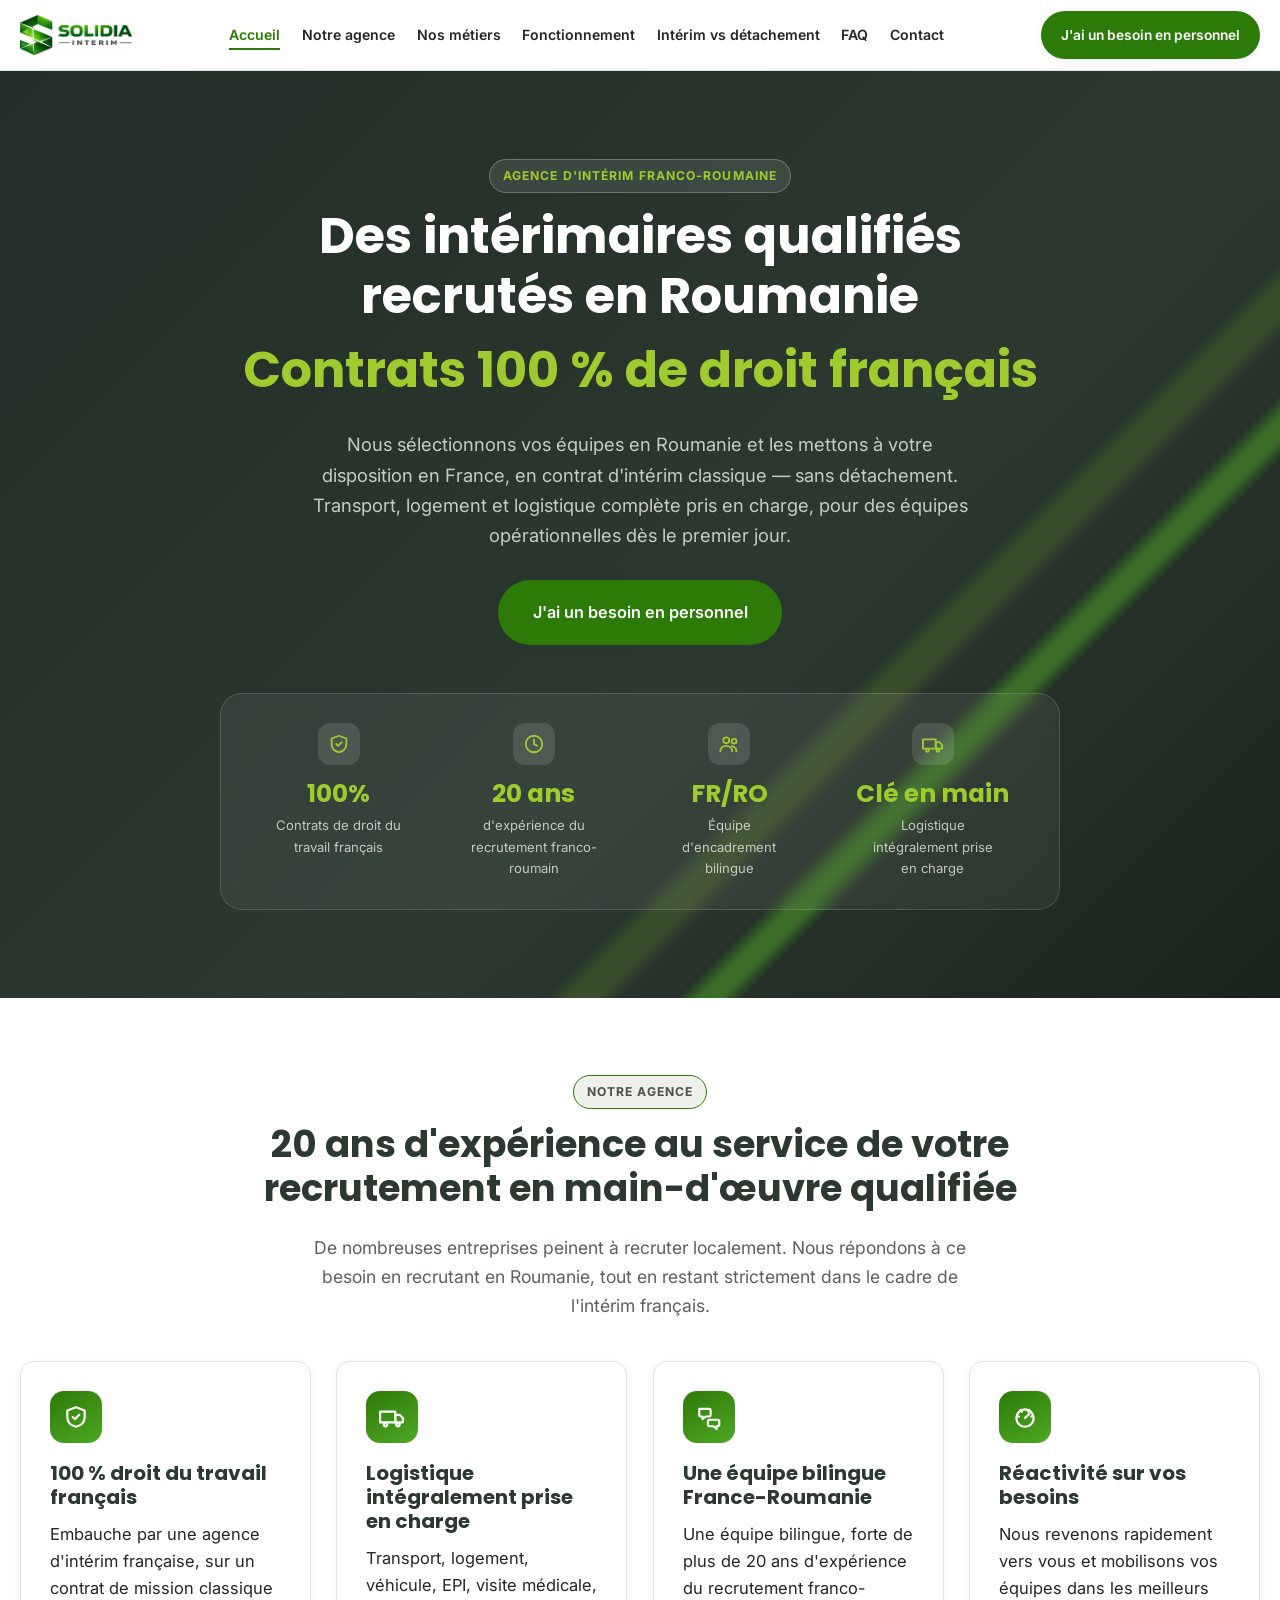
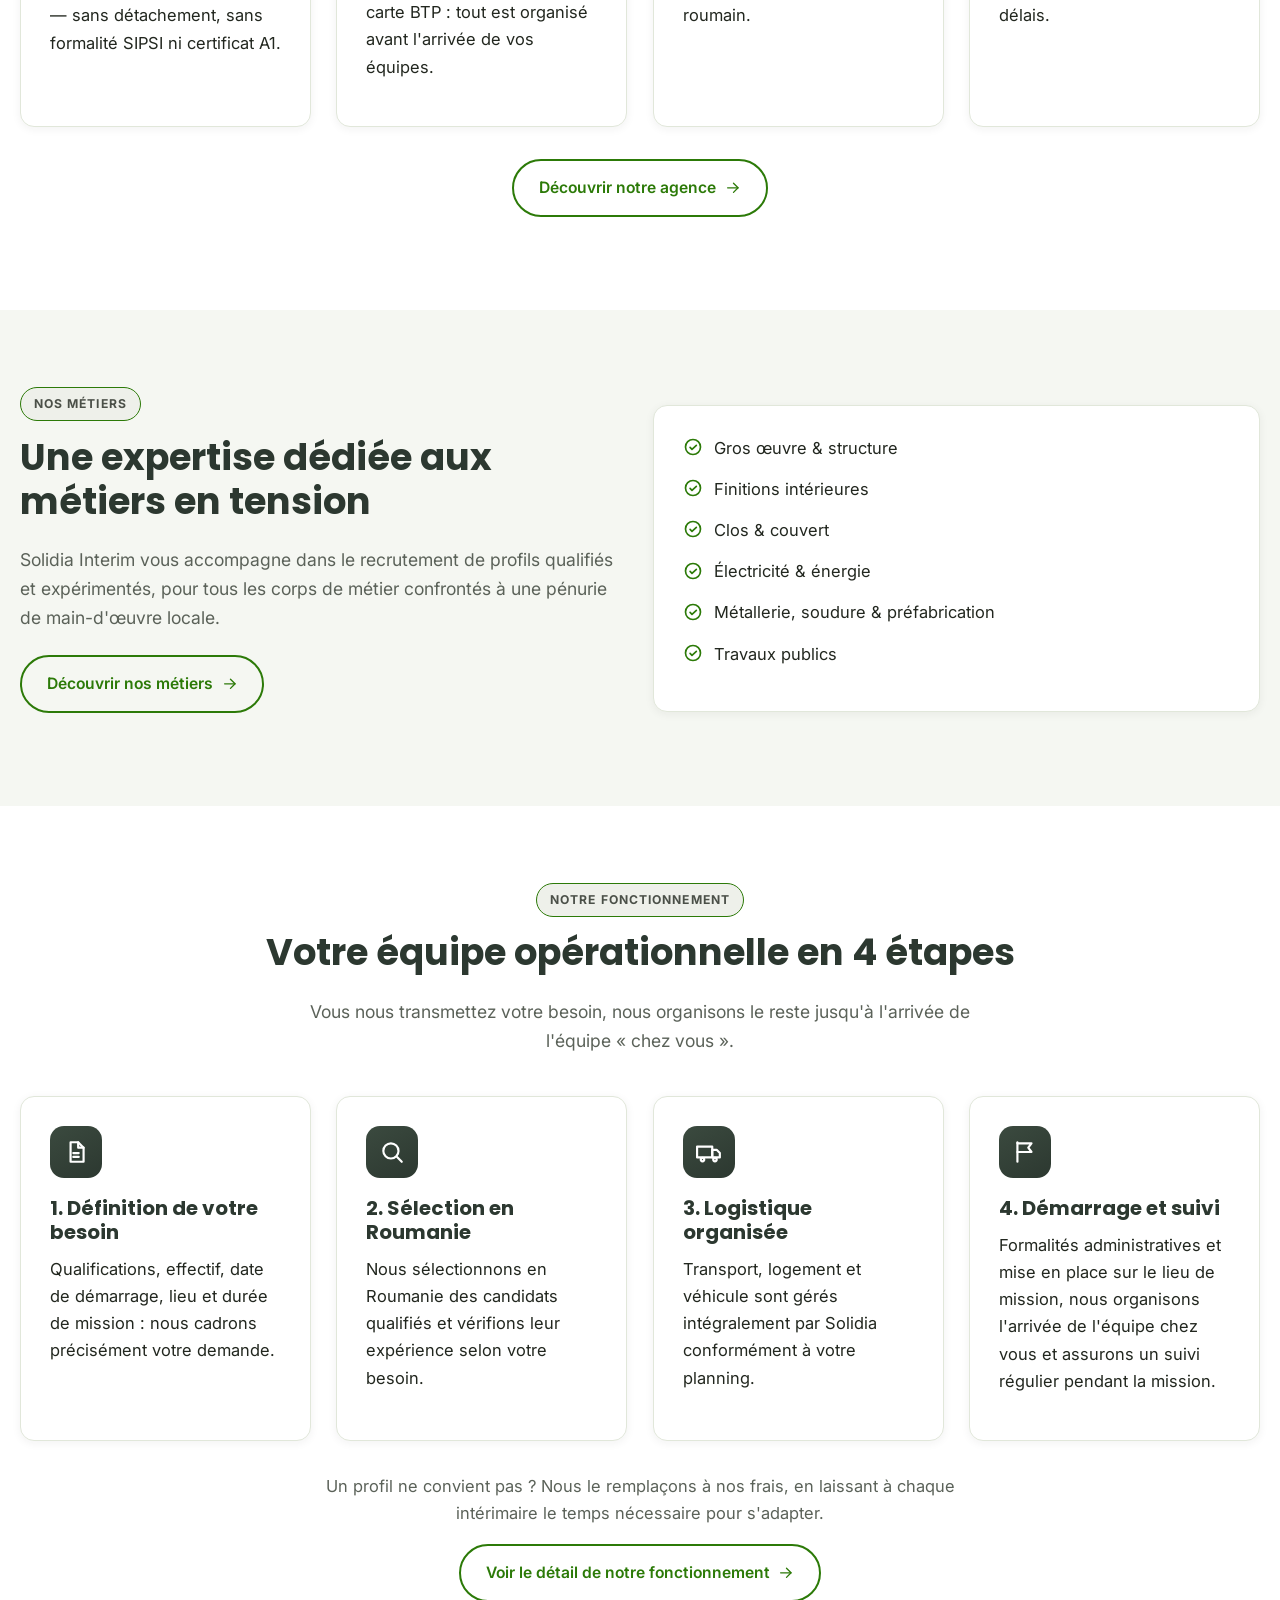
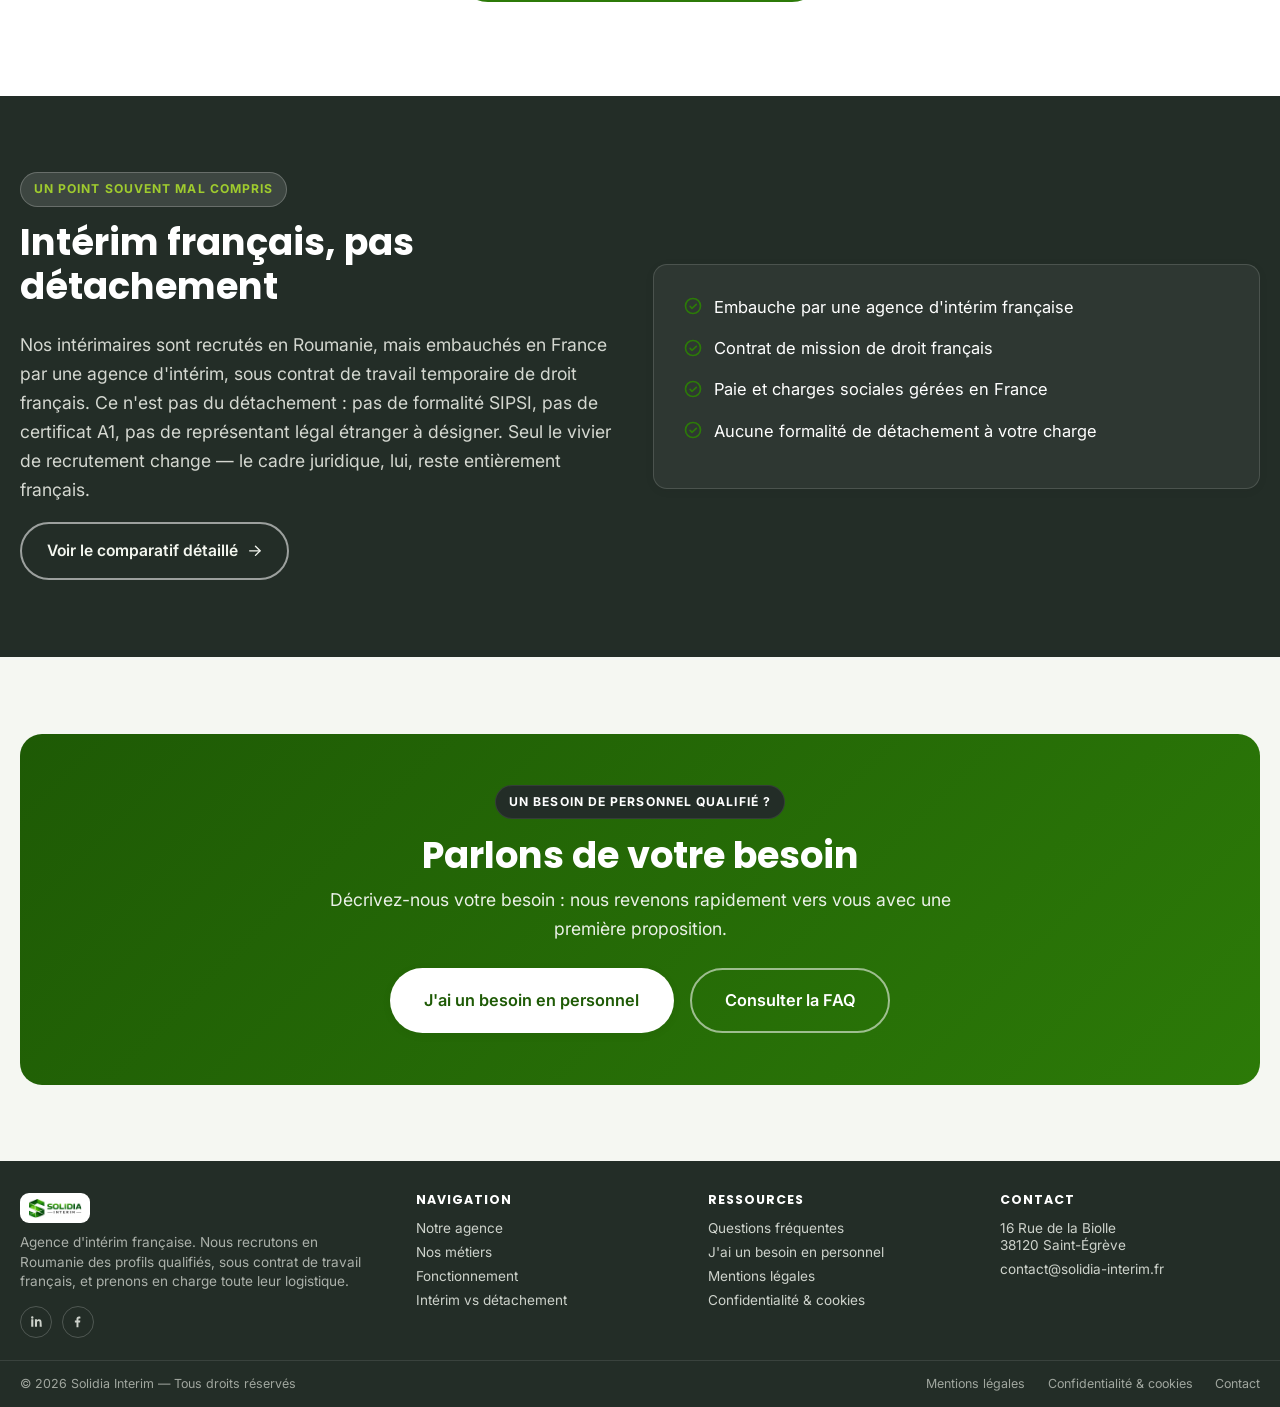
<file: index.html>
<!DOCTYPE html>
<html lang="fr">
<head>
<!-- Google tag (gtag.js) -->
<script async src="https://www.googletagmanager.com/gtag/js?id=G-4DT7WK8C0K"></script>
<script>
  window.dataLayer = window.dataLayer || [];
  function gtag(){dataLayer.push(arguments);}
  gtag('js', new Date());
  gtag('config', 'G-4DT7WK8C0K');
</script>
<meta charset="UTF-8">
<meta name="viewport" content="width=device-width, initial-scale=1.0">
<title>Solidia Interim | Recrutement BTP & métiers en tension, Roumanie</title>
<meta name="description" content="Solidia Interim recrute en Roumanie des intérimaires qualifiés pour le BTP et d'autres métiers en tension, sous contrat 100% droit du travail français.">
<link rel="canonical" href="https://www.solidia-interim.fr/">
<meta name="robots" content="index, follow">
<meta name="author" content="Solidia Interim">
<link rel="icon" type="image/png" href="images/favicon-32.png" sizes="32x32">
<link rel="icon" type="image/png" href="images/favicon-512.png" sizes="512x512">
<link rel="apple-touch-icon" href="images/apple-touch-icon.png">
<meta property="og:type" content="website">
<meta property="og:site_name" content="Solidia Interim">
<meta property="og:title" content="Solidia Interim | Recrutement BTP & métiers en tension, Roumanie">
<meta property="og:description" content="Solidia Interim recrute en Roumanie des intérimaires qualifiés pour le BTP et d'autres métiers en tension, sous contrat 100% droit du travail français.">
<meta property="og:url" content="https://www.solidia-interim.fr/">
<meta property="og:image" content="https://www.solidia-interim.fr/images/og-image.png">
<meta property="og:image:width" content="1200">
<meta property="og:image:height" content="630">
<meta name="twitter:image" content="https://www.solidia-interim.fr/images/og-image.png">
<meta property="og:locale" content="fr_FR">
<meta name="twitter:card" content="summary_large_image">
<meta name="twitter:title" content="Solidia Interim | Recrutement BTP & métiers en tension, Roumanie">
<meta name="twitter:description" content="Solidia Interim recrute en Roumanie des intérimaires qualifiés pour le BTP et d'autres métiers en tension, sous contrat 100% droit du travail français.">
<link rel="preconnect" href="https://fonts.googleapis.com">
<link rel="preconnect" href="https://fonts.gstatic.com" crossorigin>
<link href="https://fonts.googleapis.com/css2?family=Inter:wght@400;500;600;700&family=Poppins:wght@600;700&display=swap" rel="stylesheet">
<link rel="stylesheet" href="css/styles.css">
<script type="application/ld+json">
{
  "@context": "https://schema.org",
  "@type": "EmploymentAgency",
  "name": "Solidia Interim",
  "url": "https://www.solidia-interim.fr/",
  "logo": "https://www.solidia-interim.fr/images/logo.png",
  "image": "https://www.solidia-interim.fr/images/logo.png",
  "description": "Agence d'intérim française spécialisée dans le recrutement de personnel qualifié en Roumanie, sous contrats 100% droit du travail français, avec prise en charge complète du transport, du logement et du véhicule.",
  "areaServed": {
    "@type": "Country",
    "name": "France"
  },
  "address": {
    "@type": "PostalAddress",
    "streetAddress": "16 Rue de la Biolle",
    "postalCode": "38120",
    "addressLocality": "Saint-Égrève",
    "addressCountry": "FR"
  },
  "sameAs": [
    "https://www.linkedin.com/company/solidia-interim/",
    "https://www.facebook.com/profile.php?id=61594364774209"
  ]
}
</script>
</head>
<body>
<a class="skip-link" href="#main">Aller au contenu</a>
<header class="site-header">
  <div class="container header-bar">
    <a href="index.html" class="brand" aria-label="Solidia Interim — accueil">
      <img src="images/logo.png" alt="Solidia Interim" width="180" height="64" style="height:40px;width:auto;flex:none;">
    </a>
    <nav class="main-nav" aria-label="Navigation principale">
      <ul style="display:flex; gap:1.35rem; align-items:center;">
        <li><a href="index.html" class="active">Accueil</a></li>
        <li><a href="qui-sommes-nous.html">Notre agence</a></li>
        <li><a href="nos-secteurs.html">Nos métiers</a></li>
        <li><a href="comment-ca-marche.html">Fonctionnement</a></li>
        <li><a href="interim-vs-detachement.html">Intérim vs détachement</a></li>
        <li><a href="faq.html">FAQ</a></li>
        <li><a href="contact.html">Contact</a></li>
      </ul>
    </nav>
    <div class="header-cta">
      <a class="btn btn-primary" href="contact.html">J'ai un besoin en personnel</a>
      <button class="nav-toggle" aria-label="Ouvrir le menu"><svg viewBox="0 0 24 24" fill="none" stroke="currentColor" stroke-width="2" stroke-linecap="round" stroke-linejoin="round"><path d="M3 6h18M3 12h18M3 18h18"/></svg></button>
    </div>
  </div>
</header>
<div class="mobile-nav" role="dialog" aria-modal="true">
  <div class="mobile-nav-head">
    <img src="images/logo.png" alt="Solidia Interim" style="height:34px;width:auto;background:#fff;padding:.4rem .6rem;border-radius:8px;">
    <button class="mobile-nav-close" aria-label="Fermer le menu" style="background:none;border:none;color:#fff;"><svg viewBox="0 0 24 24" fill="none" stroke="currentColor" stroke-width="2" stroke-linecap="round" stroke-linejoin="round"><path d="M18 6L6 18M6 6l12 12"/></svg></button>
  </div>
  <a href="index.html">Accueil</a>
      <a href="qui-sommes-nous.html">Notre agence</a>
      <a href="nos-secteurs.html">Nos métiers</a>
      <a href="comment-ca-marche.html">Fonctionnement</a>
      <a href="interim-vs-detachement.html">Intérim vs détachement</a>
      <a href="faq.html">FAQ</a>
      <a href="contact.html">Contact</a>
  <a class="btn btn-primary btn-block" href="contact.html">J'ai un besoin en personnel</a>
</div>
<main id="main">

<section class="hero">
  <div class="hero-blob b1"></div>
  <div class="hero-blob b2"></div>
  <div class="container">
    <span class="kicker">Agence d'intérim franco-roumaine</span>
    <h1>Des intérimaires qualifiés<br>recrutés en Roumanie<br><span class="accent">Contrats 100&nbsp;% de droit français</span></h1>
    <p class="lead">Nous sélectionnons vos équipes en Roumanie et les mettons à votre disposition en France, en contrat d'intérim classique — sans détachement. Transport, logement et logistique complète pris en charge, pour des équipes opérationnelles dès le premier jour.</p>
    <div class="hero-actions">
      <a href="contact.html" class="btn btn-primary btn-lg">J'ai un besoin en personnel</a>
    </div>
    <div class="hero-float-card">
      <div><div class="icon-badge"><svg viewBox="0 0 24 24" fill="none" stroke="currentColor" stroke-width="2" stroke-linecap="round" stroke-linejoin="round"><path d="M12 3l8 3v6c0 4.5-3.2 7.9-8 9-4.8-1.1-8-4.5-8-9V6z"/><path d="M9 12l2 2 4-4"/></svg></div><div class="num">100%</div><div class="lbl">Contrats de droit du travail français</div></div>
      <div><div class="icon-badge"><svg viewBox="0 0 24 24" fill="none" stroke="currentColor" stroke-width="2" stroke-linecap="round" stroke-linejoin="round"><circle cx="12" cy="12" r="9"/><path d="M12 7v5l3.5 2"/></svg></div><div class="num">20 ans</div><div class="lbl">d'expérience du recrutement franco-roumain</div></div>
      <div><div class="icon-badge"><svg viewBox="0 0 24 24" fill="none" stroke="currentColor" stroke-width="2" stroke-linecap="round" stroke-linejoin="round"><circle cx="9" cy="8" r="3.2"/><path d="M2.5 20c0-3.6 2.9-6 6.5-6s6.5 2.4 6.5 6"/><circle cx="17.5" cy="9" r="2.6"/><path d="M15 14.3c2.9.4 5 2.5 5 5.7"/></svg></div><div class="num">FR/RO</div><div class="lbl">Équipe d'encadrement bilingue</div></div>
      <div><div class="icon-badge"><svg viewBox="0 0 24 24" fill="none" stroke="currentColor" stroke-width="2" stroke-linecap="round" stroke-linejoin="round"><rect x="1" y="7" width="14" height="10"/><path d="M15 10h4l3 3v4h-7z"/><circle cx="6" cy="19" r="1.6"/><circle cx="17.5" cy="19" r="1.6"/></svg></div><div class="num">Clé en main</div><div class="lbl">Logistique intégralement prise en charge</div></div>
    </div>
  </div>
</section>

<section>
  <div class="container">
    <div class="section-head center">
      <span class="kicker">Notre agence</span>
      <h2>20 ans d'expérience au service de votre recrutement en main-d'œuvre qualifiée</h2>
      <p class="lead" style="margin-inline:auto;">De nombreuses entreprises peinent à recruter localement. Nous répondons à ce besoin en recrutant en Roumanie, tout en restant strictement dans le cadre de l'intérim français.</p>
    </div>
    <div class="grid grid-4">
      <div class="card">
        <div class="icon-badge"><svg viewBox="0 0 24 24" fill="none" stroke="currentColor" stroke-width="2" stroke-linecap="round" stroke-linejoin="round"><path d="M12 3l8 3v6c0 4.5-3.2 7.9-8 9-4.8-1.1-8-4.5-8-9V6z"/><path d="M9 12l2 2 4-4"/></svg></div>
        <h3>100&nbsp;% droit du travail français</h3>
        <p>Embauche par une agence d'intérim française, sur un contrat de mission classique — sans détachement, sans formalité SIPSI ni certificat A1.</p>
      </div>
      <div class="card">
        <div class="icon-badge"><svg viewBox="0 0 24 24" fill="none" stroke="currentColor" stroke-width="2" stroke-linecap="round" stroke-linejoin="round"><rect x="1" y="7" width="14" height="10"/><path d="M15 10h4l3 3v4h-7z"/><circle cx="6" cy="19" r="1.6"/><circle cx="17.5" cy="19" r="1.6"/></svg></div>
        <h3>Logistique intégralement prise en charge</h3>
        <p>Transport, logement, véhicule, EPI, visite médicale, carte BTP&nbsp;: tout est organisé avant l'arrivée de vos équipes.</p>
      </div>
      <div class="card">
        <div class="icon-badge"><svg viewBox="0 0 24 24" fill="none" stroke="currentColor" stroke-width="2" stroke-linecap="round" stroke-linejoin="round"><path d="M3 4.5h9a1.5 1.5 0 0 1 1.5 1.5v4a1.5 1.5 0 0 1-1.5 1.5H9l-3 2.5v-2.5H4.5A1.5 1.5 0 0 1 3 10V6a1.5 1.5 0 0 1 1.5-1.5z"/><path d="M12 14.5h8a1.5 1.5 0 0 1 1.5 1.5v3a1.5 1.5 0 0 1-1.5 1.5h-1v2.5l-3-2.5h-3.5A1.5 1.5 0 0 1 11 19v-3a1.5 1.5 0 0 1 1-1.4"/></svg></div>
        <h3>Une équipe bilingue France-Roumanie</h3>
        <p>Une équipe bilingue, forte de plus de 20 ans d'expérience du recrutement franco-roumain.</p>
      </div>
      <div class="card">
        <div class="icon-badge"><svg viewBox="0 0 24 24" fill="none" stroke="currentColor" stroke-width="2" stroke-linecap="round" stroke-linejoin="round"><circle cx="12" cy="13" r="8"/><path d="M12 13l4-4"/><path d="M8 5.5L9 7M16 5.5L15 7M4.5 11L6.3 11.6M19.5 11l-1.8.6"/></svg></div>
        <h3>Réactivité sur vos besoins</h3>
        <p>Nous revenons rapidement vers vous et mobilisons vos équipes dans les meilleurs délais.</p>
      </div>
    </div>
    <p class="text-center" style="margin-top:2rem;"><a href="qui-sommes-nous.html" class="btn btn-outline">Découvrir notre agence <svg viewBox="0 0 24 24" fill="none" stroke="currentColor" stroke-width="2" stroke-linecap="round" stroke-linejoin="round"><path d="M4 12h16"/><path d="M13 5l7 7-7 7"/></svg></a></p>
  </div>
</section>

<section class="section-alt">
  <div class="container">
    <div class="grid grid-2" style="align-items:center;">
      <div>
        <span class="kicker">Nos métiers</span>
        <h2>Une expertise dédiée aux métiers en tension</h2>
        <p class="lead">Solidia Interim vous accompagne dans le recrutement de profils qualifiés et expérimentés, pour tous les corps de métier confrontés à une pénurie de main-d'œuvre locale.</p>
        <p style="margin-top:1.4rem;"><a href="nos-secteurs.html" class="btn btn-outline">Découvrir nos métiers <svg viewBox="0 0 24 24" fill="none" stroke="currentColor" stroke-width="2" stroke-linecap="round" stroke-linejoin="round"><path d="M4 12h16"/><path d="M13 5l7 7-7 7"/></svg></a></p>
      </div>
      <div class="card" style="background:#fff; border:1px solid var(--border-soft);">
        <ul class="check-list mb-0">
          <li><svg viewBox="0 0 24 24" fill="none" stroke="currentColor" stroke-width="2" stroke-linecap="round" stroke-linejoin="round"><circle cx="12" cy="12" r="9"/><path d="M8.5 12.5l2.3 2.3L16 10"/></svg><span>Gros œuvre &amp; structure</span></li>
          <li><svg viewBox="0 0 24 24" fill="none" stroke="currentColor" stroke-width="2" stroke-linecap="round" stroke-linejoin="round"><circle cx="12" cy="12" r="9"/><path d="M8.5 12.5l2.3 2.3L16 10"/></svg><span>Finitions intérieures</span></li>
          <li><svg viewBox="0 0 24 24" fill="none" stroke="currentColor" stroke-width="2" stroke-linecap="round" stroke-linejoin="round"><circle cx="12" cy="12" r="9"/><path d="M8.5 12.5l2.3 2.3L16 10"/></svg><span>Clos &amp; couvert</span></li>
          <li><svg viewBox="0 0 24 24" fill="none" stroke="currentColor" stroke-width="2" stroke-linecap="round" stroke-linejoin="round"><circle cx="12" cy="12" r="9"/><path d="M8.5 12.5l2.3 2.3L16 10"/></svg><span>Électricité &amp; énergie</span></li>
          <li><svg viewBox="0 0 24 24" fill="none" stroke="currentColor" stroke-width="2" stroke-linecap="round" stroke-linejoin="round"><circle cx="12" cy="12" r="9"/><path d="M8.5 12.5l2.3 2.3L16 10"/></svg><span>Métallerie, soudure &amp; préfabrication</span></li>
          <li><svg viewBox="0 0 24 24" fill="none" stroke="currentColor" stroke-width="2" stroke-linecap="round" stroke-linejoin="round"><circle cx="12" cy="12" r="9"/><path d="M8.5 12.5l2.3 2.3L16 10"/></svg><span>Travaux publics</span></li>
        </ul>
      </div>
    </div>
  </div>
</section>

<section>
  <div class="container">
    <div class="section-head center">
      <span class="kicker">Notre fonctionnement</span>
      <h2>Votre équipe opérationnelle en 4 étapes</h2>
      <p class="lead" style="margin-inline:auto;">Vous nous transmettez votre besoin, nous organisons le reste jusqu'à l'arrivée de l'équipe «&nbsp;chez vous&nbsp;».</p>
    </div>
    <div class="grid grid-4">
      <div class="card"><div class="icon-badge alt"><svg viewBox="0 0 24 24" fill="none" stroke="currentColor" stroke-width="2" stroke-linecap="round" stroke-linejoin="round"><path d="M7 3h7l5 5v13H7z"/><path d="M14 3v5h5"/><path d="M9.5 13h5M9.5 16.5h5"/></svg></div><h3>1. Définition de votre besoin</h3><p>Qualifications, effectif, date de démarrage, lieu et durée de mission&nbsp;: nous cadrons précisément votre demande.</p></div>
      <div class="card"><div class="icon-badge alt"><svg viewBox="0 0 24 24" fill="none" stroke="currentColor" stroke-width="2" stroke-linecap="round" stroke-linejoin="round"><circle cx="11" cy="11" r="7"/><path d="M21 21l-4.3-4.3"/></svg></div><h3>2. Sélection en Roumanie</h3><p>Nous sélectionnons en Roumanie des candidats qualifiés et vérifions leur expérience selon votre besoin.</p></div>
      <div class="card"><div class="icon-badge alt"><svg viewBox="0 0 24 24" fill="none" stroke="currentColor" stroke-width="2" stroke-linecap="round" stroke-linejoin="round"><rect x="1" y="7" width="14" height="10"/><path d="M15 10h4l3 3v4h-7z"/><circle cx="6" cy="19" r="1.6"/><circle cx="17.5" cy="19" r="1.6"/></svg></div><h3>3. Logistique organisée</h3><p>Transport, logement et véhicule sont gérés intégralement par Solidia conformément à votre planning.</p></div>
      <div class="card"><div class="icon-badge alt"><svg viewBox="0 0 24 24" fill="none" stroke="currentColor" stroke-width="2" stroke-linecap="round" stroke-linejoin="round"><path d="M5 3v18"/><path d="M5 4h13l-3 4 3 4H5"/></svg></div><h3>4. Démarrage et suivi</h3><p>Formalités administratives et mise en place sur le lieu de mission, nous organisons l'arrivée de l'équipe chez vous et assurons un suivi régulier pendant la mission.</p></div>
    </div>
    <p class="text-center" style="margin-top:2rem; max-width:640px; margin-inline:auto; color:var(--text-muted);">Un profil ne convient pas&nbsp;? Nous le remplaçons à nos frais, en laissant à chaque intérimaire le temps nécessaire pour s'adapter.</p>
    <p class="text-center" style="margin-top:.9rem;"><a href="comment-ca-marche.html" class="btn btn-outline">Voir le détail de notre fonctionnement <svg viewBox="0 0 24 24" fill="none" stroke="currentColor" stroke-width="2" stroke-linecap="round" stroke-linejoin="round"><path d="M4 12h16"/><path d="M13 5l7 7-7 7"/></svg></a></p>
  </div>
</section>

<section class="section-dark">
  <div class="container">
    <div class="grid grid-2" style="align-items:center;">
      <div>
        <span class="kicker">Un point souvent mal compris</span>
        <h2>Intérim français, pas détachement</h2>
        <p class="lead">Nos intérimaires sont recrutés en Roumanie, mais embauchés en France par une agence d'intérim, sous contrat de travail temporaire de droit français. Ce n'est pas du détachement&nbsp;: pas de formalité SIPSI, pas de certificat A1, pas de représentant légal étranger à désigner. Seul le vivier de recrutement change — le cadre juridique, lui, reste entièrement français.</p>
        <a href="interim-vs-detachement.html" class="btn btn-ghost">Voir le comparatif détaillé <svg viewBox="0 0 24 24" fill="none" stroke="currentColor" stroke-width="2" stroke-linecap="round" stroke-linejoin="round"><path d="M4 12h16"/><path d="M13 5l7 7-7 7"/></svg></a>
      </div>
      <div class="card" style="background:rgba(255,255,255,.05); border:1px solid rgba(255,255,255,.14); color:#fff;">
        <ul class="check-list mb-0">
          <li><svg viewBox="0 0 24 24" fill="none" stroke="currentColor" stroke-width="2" stroke-linecap="round" stroke-linejoin="round"><circle cx="12" cy="12" r="9"/><path d="M8.5 12.5l2.3 2.3L16 10"/></svg><span>Embauche par une agence d'intérim française</span></li>
          <li><svg viewBox="0 0 24 24" fill="none" stroke="currentColor" stroke-width="2" stroke-linecap="round" stroke-linejoin="round"><circle cx="12" cy="12" r="9"/><path d="M8.5 12.5l2.3 2.3L16 10"/></svg><span>Contrat de mission de droit français</span></li>
          <li><svg viewBox="0 0 24 24" fill="none" stroke="currentColor" stroke-width="2" stroke-linecap="round" stroke-linejoin="round"><circle cx="12" cy="12" r="9"/><path d="M8.5 12.5l2.3 2.3L16 10"/></svg><span>Paie et charges sociales gérées en France</span></li>
          <li><svg viewBox="0 0 24 24" fill="none" stroke="currentColor" stroke-width="2" stroke-linecap="round" stroke-linejoin="round"><circle cx="12" cy="12" r="9"/><path d="M8.5 12.5l2.3 2.3L16 10"/></svg><span>Aucune formalité de détachement à votre charge</span></li>
        </ul>
      </div>
    </div>
  </div>
</section>

<section class="section-alt">
  <div class="container">
    <div class="cta-band">
      <span class="kicker">Un besoin de personnel qualifié&nbsp;?</span>
      <h2>Parlons de votre besoin</h2>
      <p class="lead">Décrivez-nous votre besoin&nbsp;: nous revenons rapidement vers vous avec une première proposition.</p>
      <div class="actions">
        <a href="contact.html" class="btn btn-primary btn-lg">J'ai un besoin en personnel</a>
        <a href="faq.html" class="btn btn-ghost btn-lg">Consulter la FAQ</a>
      </div>
    </div>
  </div>
</section>

</main>
<footer class="site-footer">
  <div class="container footer-top">
    <div class="footer-brand">
      <img src="images/logo.png" alt="Solidia Interim">
      <p>Agence d'intérim française. Nous recrutons en Roumanie des profils qualifiés, sous contrat de travail français, et prenons en charge toute leur logistique.</p>
      <div class="footer-social">
        <a href="https://www.linkedin.com/company/solidia-interim/" aria-label="Solidia Interim sur LinkedIn" target="_blank" rel="noopener noreferrer"><svg viewBox="0 0 24 24" fill="currentColor"><path d="M6.94 8.5H3.56V20.4h3.38zM5.25 3.6a1.96 1.96 0 1 0 0 3.92 1.96 1.96 0 0 0 0-3.92zM20.44 20.4h-3.37v-5.86c0-1.4-.03-3.2-1.95-3.2-1.96 0-2.26 1.53-2.26 3.1v5.96H9.5V8.5h3.24v1.63h.05c.45-.85 1.56-1.75 3.2-1.75 3.42 0 4.05 2.25 4.05 5.18z"/></svg></a>
        <a href="https://www.facebook.com/profile.php?id=61594364774209" aria-label="Solidia Interim sur Facebook" target="_blank" rel="noopener noreferrer"><svg viewBox="0 0 24 24" fill="currentColor"><path d="M13.5 21v-7.6h2.6l.4-3h-3v-1.9c0-.87.24-1.46 1.5-1.46h1.6V4.3c-.28-.04-1.23-.12-2.34-.12-2.32 0-3.9 1.4-3.9 4V10.4H7.8v3h2.6V21z"/></svg></a>
      </div>
    </div>
    <div class="footer-col">
      <h4>Navigation</h4>
      <ul>
        <li><a href="qui-sommes-nous.html">Notre agence</a></li>
        <li><a href="nos-secteurs.html">Nos métiers</a></li>
        <li><a href="comment-ca-marche.html">Fonctionnement</a></li>
        <li><a href="interim-vs-detachement.html">Intérim vs détachement</a></li>
      </ul>
    </div>
    <div class="footer-col">
      <h4>Ressources</h4>
      <ul>
        <li><a href="faq.html">Questions fréquentes</a></li>
        <li><a href="contact.html">J'ai un besoin en personnel</a></li>
        <li><a href="mentions-legales.html">Mentions légales</a></li>
        <li><a href="confidentialite.html">Confidentialité &amp; cookies</a></li>
      </ul>
    </div>
    <div class="footer-col">
      <h4>Contact</h4>
      <ul>
        <li>16 Rue de la Biolle<br>38120 Saint-Égrève</li>
        <li><a href="mailto:contact@solidia-interim.fr">contact@solidia-interim.fr</a></li>
      </ul>
    </div>
  </div>
  <div class="container footer-bottom">
    <span>© <span class="current-year">2026</span> Solidia Interim — Tous droits réservés</span>
    <div class="footer-legal-links">
      <a href="mentions-legales.html">Mentions légales</a>
      <a href="confidentialite.html">Confidentialité &amp; cookies</a>
      <a href="contact.html">Contact</a>
    </div>
  </div>
</footer>
<script src="js/main.js"></script>
</body>
</html>
</file>
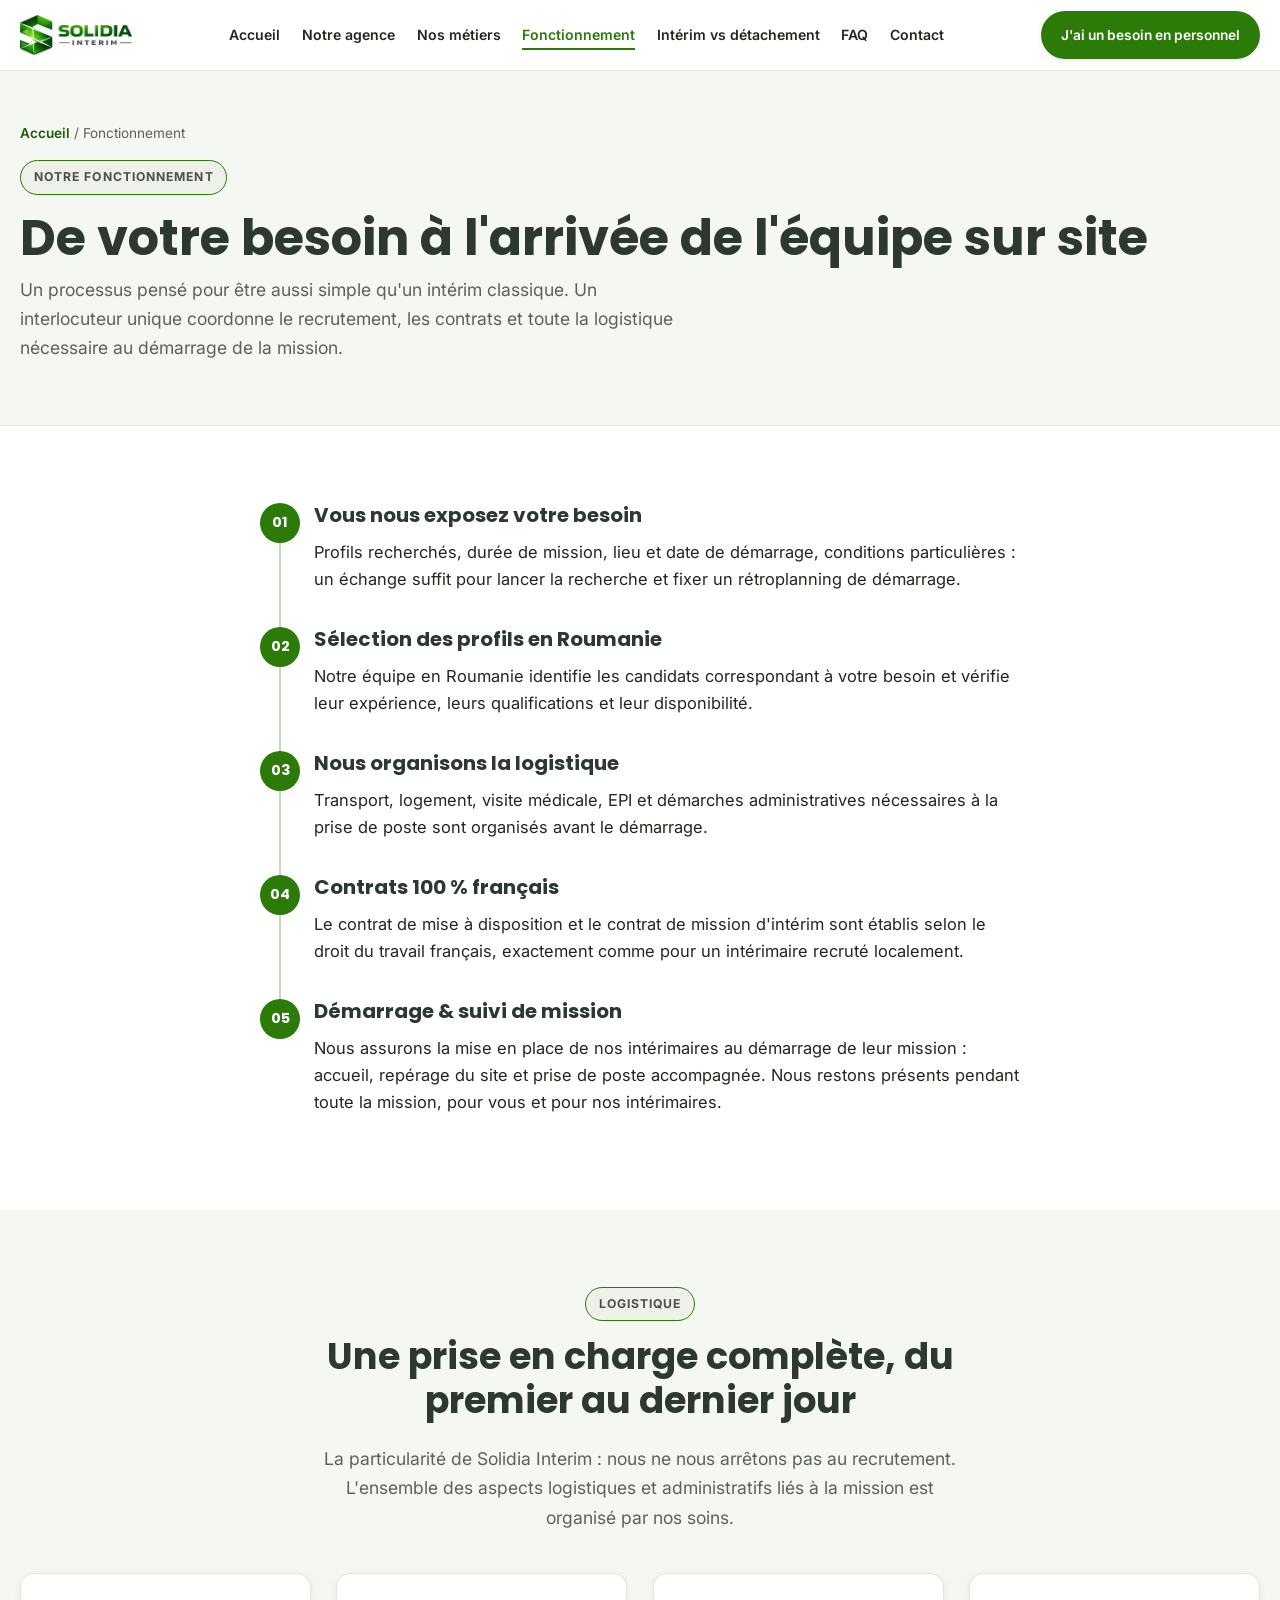
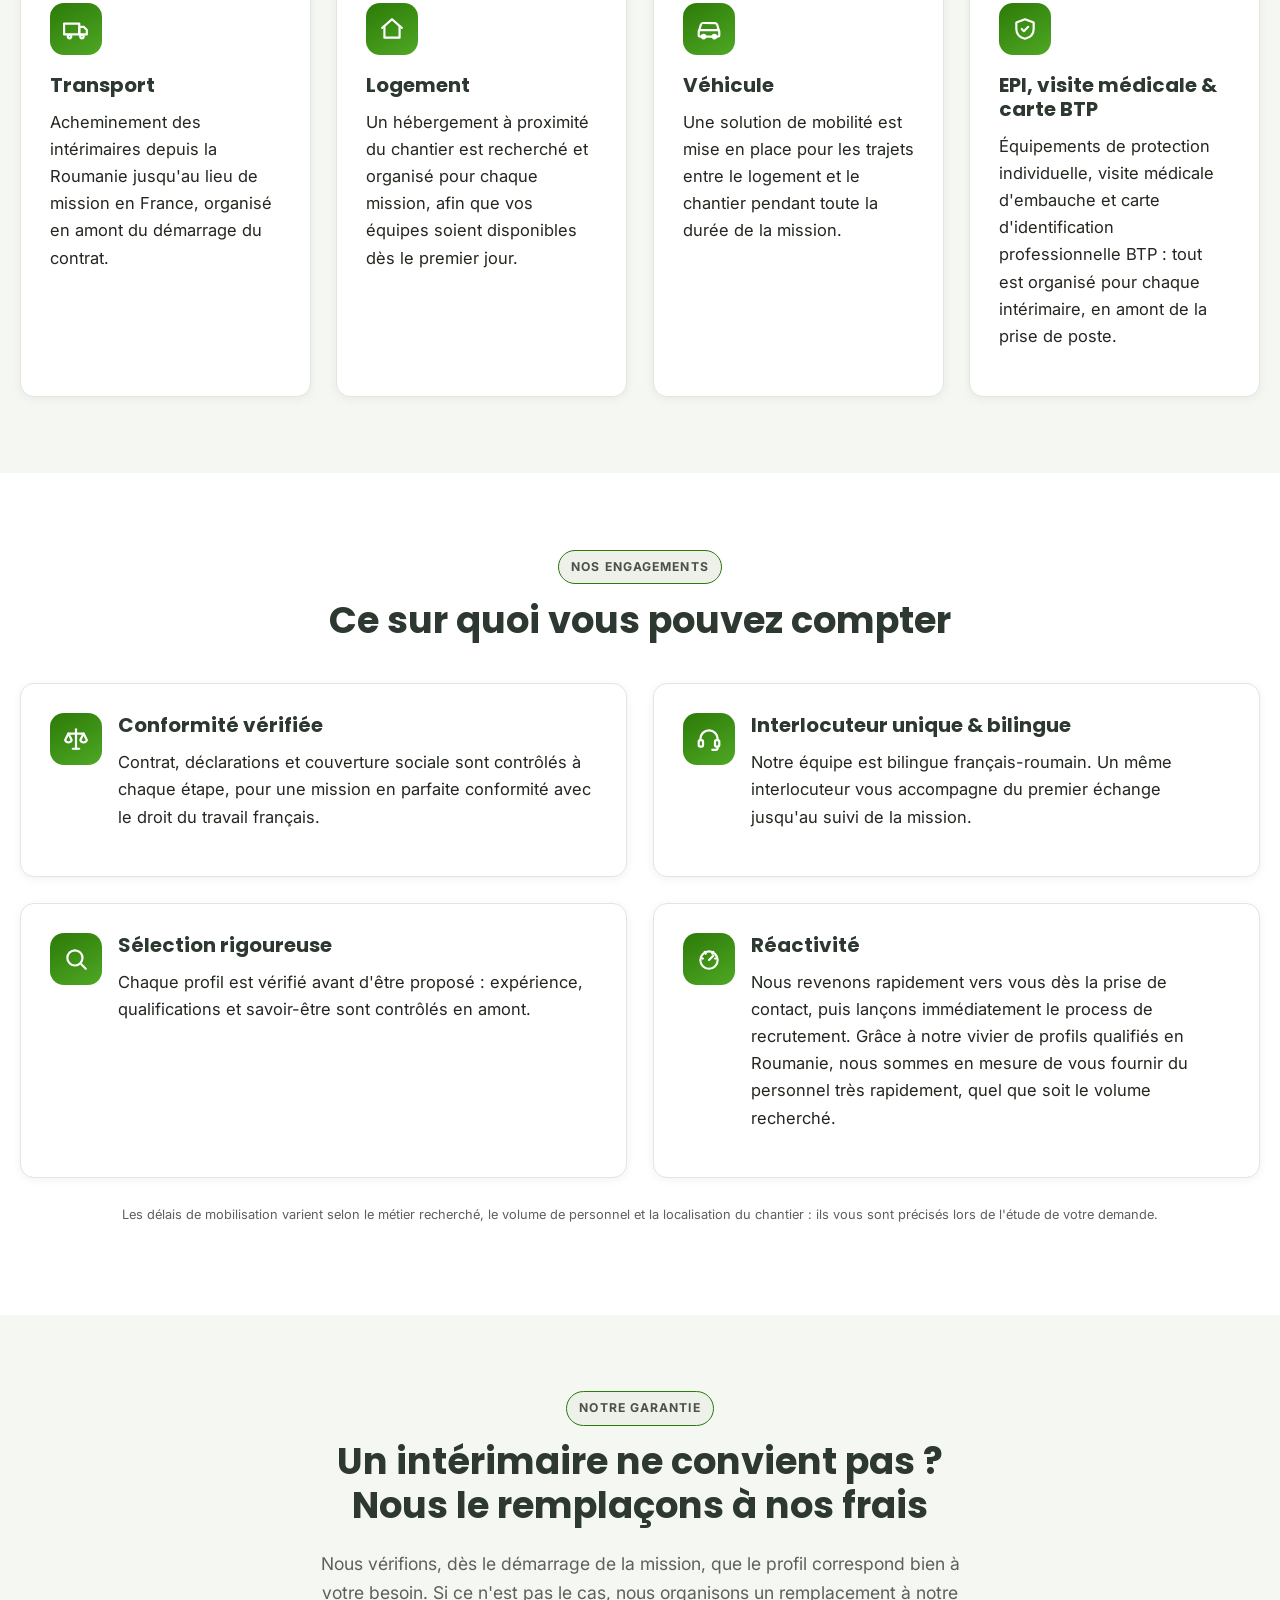
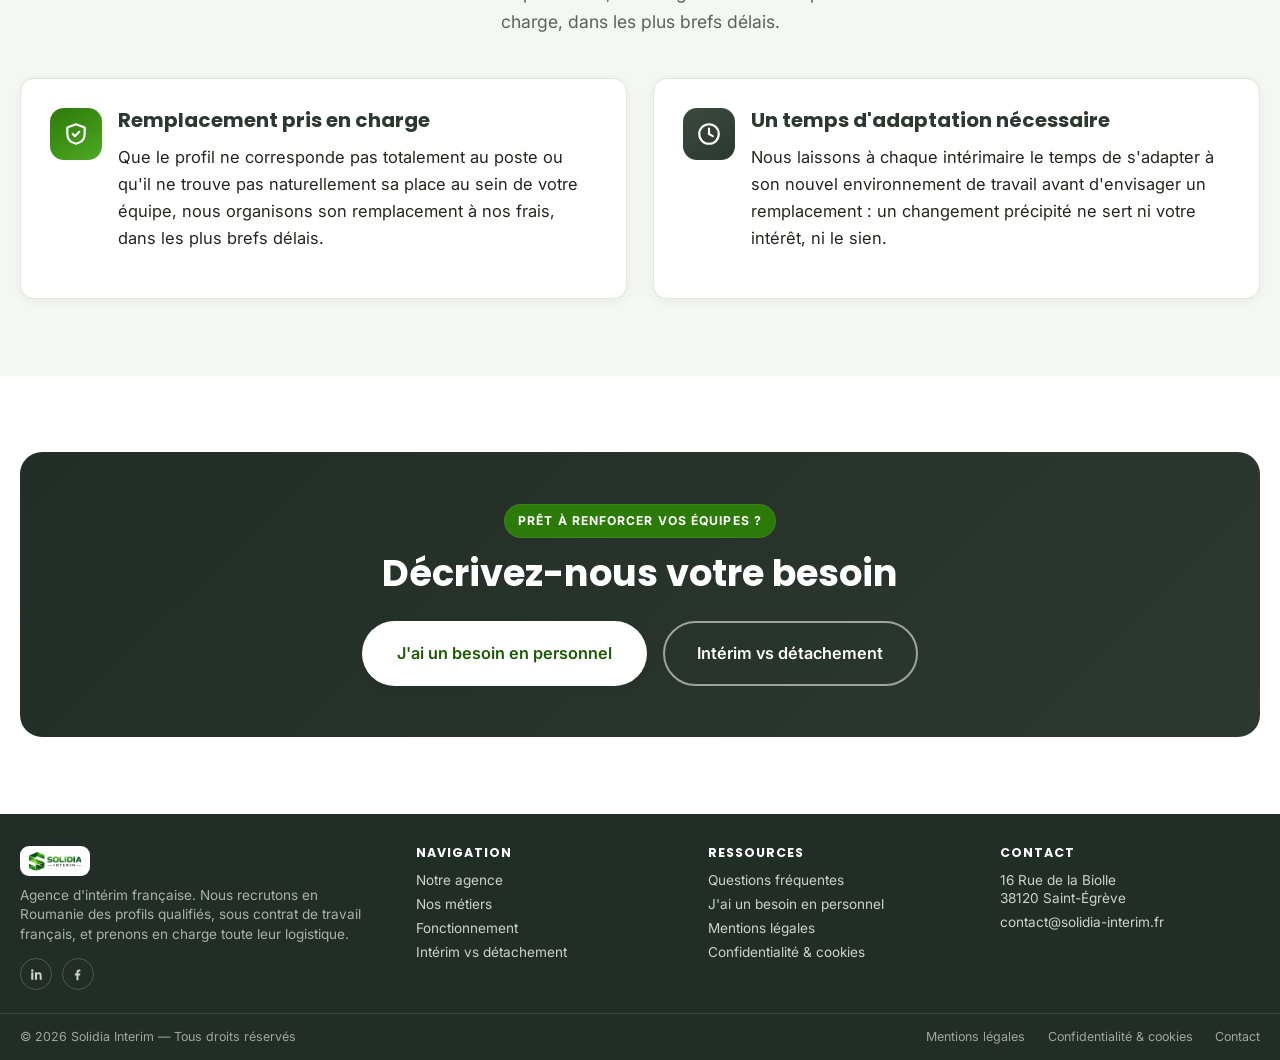
<file: comment-ca-marche.html>
<!DOCTYPE html>
<html lang="fr">
<head>
<!-- Google tag (gtag.js) -->
<script async src="https://www.googletagmanager.com/gtag/js?id=G-4DT7WK8C0K"></script>
<script>
  window.dataLayer = window.dataLayer || [];
  function gtag(){dataLayer.push(arguments);}
  gtag('js', new Date());
  gtag('config', 'G-4DT7WK8C0K');
</script>
<meta charset="UTF-8">
<meta name="viewport" content="width=device-width, initial-scale=1.0">
<title>Fonctionnement | Solidia Interim</title>
<meta name="description" content="Découvrez le processus Solidia Interim : sélection des profils en Roumanie, contrat de droit français, transport, logement et véhicule pris en charge.">
<link rel="canonical" href="https://www.solidia-interim.fr/comment-ca-marche.html">
<meta name="robots" content="index, follow">
<meta name="author" content="Solidia Interim">
<link rel="icon" type="image/png" href="images/favicon-32.png" sizes="32x32">
<link rel="icon" type="image/png" href="images/favicon-512.png" sizes="512x512">
<link rel="apple-touch-icon" href="images/apple-touch-icon.png">
<meta property="og:type" content="website">
<meta property="og:site_name" content="Solidia Interim">
<meta property="og:title" content="Fonctionnement | Solidia Interim">
<meta property="og:description" content="Découvrez le processus Solidia Interim : sélection des profils en Roumanie, contrat de droit français, transport, logement et véhicule pris en charge.">
<meta property="og:url" content="https://www.solidia-interim.fr/comment-ca-marche.html">
<meta property="og:image" content="https://www.solidia-interim.fr/images/og-image.png">
<meta property="og:image:width" content="1200">
<meta property="og:image:height" content="630">
<meta name="twitter:image" content="https://www.solidia-interim.fr/images/og-image.png">
<meta property="og:locale" content="fr_FR">
<meta name="twitter:card" content="summary_large_image">
<meta name="twitter:title" content="Fonctionnement | Solidia Interim">
<meta name="twitter:description" content="Découvrez le processus Solidia Interim : sélection des profils en Roumanie, contrat de droit français, transport, logement et véhicule pris en charge.">
<link rel="preconnect" href="https://fonts.googleapis.com">
<link rel="preconnect" href="https://fonts.gstatic.com" crossorigin>
<link href="https://fonts.googleapis.com/css2?family=Inter:wght@400;500;600;700&family=Poppins:wght@600;700&display=swap" rel="stylesheet">
<link rel="stylesheet" href="css/styles.css">

</head>
<body>
<a class="skip-link" href="#main">Aller au contenu</a>
<header class="site-header">
  <div class="container header-bar">
    <a href="index.html" class="brand" aria-label="Solidia Interim — accueil">
      <img src="images/logo.png" alt="Solidia Interim" width="180" height="64" style="height:40px;width:auto;flex:none;">
    </a>
    <nav class="main-nav" aria-label="Navigation principale">
      <ul style="display:flex; gap:1.35rem; align-items:center;">
        <li><a href="index.html">Accueil</a></li>
        <li><a href="qui-sommes-nous.html">Notre agence</a></li>
        <li><a href="nos-secteurs.html">Nos métiers</a></li>
        <li><a href="comment-ca-marche.html" class="active">Fonctionnement</a></li>
        <li><a href="interim-vs-detachement.html">Intérim vs détachement</a></li>
        <li><a href="faq.html">FAQ</a></li>
        <li><a href="contact.html">Contact</a></li>
      </ul>
    </nav>
    <div class="header-cta">
      <a class="btn btn-primary" href="contact.html">J'ai un besoin en personnel</a>
      <button class="nav-toggle" aria-label="Ouvrir le menu"><svg viewBox="0 0 24 24" fill="none" stroke="currentColor" stroke-width="2" stroke-linecap="round" stroke-linejoin="round"><path d="M3 6h18M3 12h18M3 18h18"/></svg></button>
    </div>
  </div>
</header>
<div class="mobile-nav" role="dialog" aria-modal="true">
  <div class="mobile-nav-head">
    <img src="images/logo.png" alt="Solidia Interim" style="height:34px;width:auto;background:#fff;padding:.4rem .6rem;border-radius:8px;">
    <button class="mobile-nav-close" aria-label="Fermer le menu" style="background:none;border:none;color:#fff;"><svg viewBox="0 0 24 24" fill="none" stroke="currentColor" stroke-width="2" stroke-linecap="round" stroke-linejoin="round"><path d="M18 6L6 18M6 6l12 12"/></svg></button>
  </div>
  <a href="index.html">Accueil</a>
      <a href="qui-sommes-nous.html">Notre agence</a>
      <a href="nos-secteurs.html">Nos métiers</a>
      <a href="comment-ca-marche.html">Fonctionnement</a>
      <a href="interim-vs-detachement.html">Intérim vs détachement</a>
      <a href="faq.html">FAQ</a>
      <a href="contact.html">Contact</a>
  <a class="btn btn-primary btn-block" href="contact.html">J'ai un besoin en personnel</a>
</div>
<main id="main">

<section class="page-hero">
  <div class="container">
    <div class="breadcrumb"><a href="index.html">Accueil</a> / Fonctionnement</div>
    <span class="kicker">Notre fonctionnement</span>
    <h1>De votre besoin à l'arrivée de l'équipe sur site</h1>
    <p class="lead">Un processus pensé pour être aussi simple qu'un intérim classique. Un interlocuteur unique coordonne le recrutement, les contrats et toute la logistique nécessaire au démarrage de la mission.</p>
  </div>
</section>

<section>
  <div class="container">
    <div class="steps" style="max-width:760px; margin-inline:auto;">
      <div class="step">
        <h3>Vous nous exposez votre besoin</h3>
        <p>Profils recherchés, durée de mission, lieu et date de démarrage, conditions particulières&nbsp;: un échange suffit pour lancer la recherche et fixer un rétroplanning de démarrage.</p>
      </div>
      <div class="step">
        <h3>Sélection des profils en Roumanie</h3>
        <p>Notre équipe en Roumanie identifie les candidats correspondant à votre besoin et vérifie leur expérience, leurs qualifications et leur disponibilité.</p>
      </div>
      <div class="step">
        <h3>Nous organisons la logistique</h3>
        <p>Transport, logement, visite médicale, EPI et démarches administratives nécessaires à la prise de poste sont organisés avant le démarrage.</p>
      </div>
      <div class="step">
        <h3>Contrats 100&nbsp;% français</h3>
        <p>Le contrat de mise à disposition et le contrat de mission d'intérim sont établis selon le droit du travail français, exactement comme pour un intérimaire recruté localement.</p>
      </div>
      <div class="step">
        <h3>Démarrage &amp; suivi de mission</h3>
        <p>Nous assurons la mise en place de nos intérimaires au démarrage de leur mission&nbsp;: accueil, repérage du site et prise de poste accompagnée. Nous restons présents pendant toute la mission, pour vous et pour nos intérimaires.</p>
      </div>
    </div>
  </div>
</section>

<section class="section-alt">
  <div class="container">
    <div class="section-head center">
      <span class="kicker">Logistique</span>
      <h2>Une prise en charge complète, du premier au dernier jour</h2>
      <p class="lead" style="margin-inline:auto;">La particularité de Solidia Interim&nbsp;: nous ne nous arrêtons pas au recrutement. L'ensemble des aspects logistiques et administratifs liés à la mission est organisé par nos soins.</p>
    </div>
    <div class="grid grid-4">
      <div class="card">
        <div class="icon-badge"><svg viewBox="0 0 24 24" fill="none" stroke="currentColor" stroke-width="2" stroke-linecap="round" stroke-linejoin="round"><rect x="1" y="7" width="14" height="10"/><path d="M15 10h4l3 3v4h-7z"/><circle cx="6" cy="19" r="1.6"/><circle cx="17.5" cy="19" r="1.6"/></svg></div>
        <h3>Transport</h3>
        <p>Acheminement des intérimaires depuis la Roumanie jusqu'au lieu de mission en France, organisé en amont du démarrage du contrat.</p>
      </div>
      <div class="card">
        <div class="icon-badge"><svg viewBox="0 0 24 24" fill="none" stroke="currentColor" stroke-width="2" stroke-linecap="round" stroke-linejoin="round"><path d="M3 11l9-8 9 8"/><path d="M5 10v10h14V10"/></svg></div>
        <h3>Logement</h3>
        <p>Un hébergement à proximité du chantier est recherché et organisé pour chaque mission, afin que vos équipes soient disponibles dès le premier jour.</p>
      </div>
      <div class="card">
        <div class="icon-badge"><svg viewBox="0 0 24 24" fill="none" stroke="currentColor" stroke-width="2" stroke-linecap="round" stroke-linejoin="round"><path d="M3 13l1.5-5A2 2 0 0 1 6.4 6.5h11.2a2 2 0 0 1 1.9 1.5L21 13"/><rect x="2.5" y="13" width="19" height="6" rx="1.5"/><circle cx="7" cy="19" r="1.6"/><circle cx="17" cy="19" r="1.6"/></svg></div>
        <h3>Véhicule</h3>
        <p>Une solution de mobilité est mise en place pour les trajets entre le logement et le chantier pendant toute la durée de la mission.</p>
      </div>
      <div class="card">
        <div class="icon-badge"><svg viewBox="0 0 24 24" fill="none" stroke="currentColor" stroke-width="2" stroke-linecap="round" stroke-linejoin="round"><path d="M12 3l8 3v6c0 4.5-3.2 7.9-8 9-4.8-1.1-8-4.5-8-9V6z"/><path d="M9 12l2 2 4-4"/></svg></div>
        <h3>EPI, visite médicale &amp; carte BTP</h3>
        <p>Équipements de protection individuelle, visite médicale d'embauche et carte d'identification professionnelle BTP&nbsp;: tout est organisé pour chaque intérimaire, en amont de la prise de poste.</p>
      </div>
    </div>
  </div>
</section>

<section>
  <div class="container">
    <div class="section-head center">
      <span class="kicker">Nos engagements</span>
      <h2>Ce sur quoi vous pouvez compter</h2>
    </div>
    <div class="grid grid-2">
      <div class="card card-row">
        <div class="icon-badge"><svg viewBox="0 0 24 24" fill="none" stroke="currentColor" stroke-width="2" stroke-linecap="round" stroke-linejoin="round"><path d="M12 3v18"/><path d="M5 7h14"/><path d="M5 7l-3 6a3.2 3.2 0 0 0 6 0z"/><path d="M19 7l-3 6a3.2 3.2 0 0 0 6 0z"/><path d="M9 21h6"/></svg></div>
        <div><h3>Conformité vérifiée</h3><p>Contrat, déclarations et couverture sociale sont contrôlés à chaque étape, pour une mission en parfaite conformité avec le droit du travail français.</p></div>
      </div>
      <div class="card card-row">
        <div class="icon-badge"><svg viewBox="0 0 24 24" fill="none" stroke="currentColor" stroke-width="2" stroke-linecap="round" stroke-linejoin="round"><path d="M4 13v-1a8 8 0 0 1 16 0v1"/><rect x="2.5" y="13" width="4" height="6" rx="1.5"/><rect x="17.5" y="13" width="4" height="6" rx="1.5"/><path d="M20 19v1a2 2 0 0 1-2 2h-3"/></svg></div>
        <div><h3>Interlocuteur unique &amp; bilingue</h3><p>Notre équipe est bilingue français-roumain. Un même interlocuteur vous accompagne du premier échange jusqu'au suivi de la mission.</p></div>
      </div>
      <div class="card card-row">
        <div class="icon-badge"><svg viewBox="0 0 24 24" fill="none" stroke="currentColor" stroke-width="2" stroke-linecap="round" stroke-linejoin="round"><circle cx="11" cy="11" r="7"/><path d="M21 21l-4.3-4.3"/></svg></div>
        <div><h3>Sélection rigoureuse</h3><p>Chaque profil est vérifié avant d'être proposé&nbsp;: expérience, qualifications et savoir-être sont contrôlés en amont.</p></div>
      </div>
      <div class="card card-row">
        <div class="icon-badge"><svg viewBox="0 0 24 24" fill="none" stroke="currentColor" stroke-width="2" stroke-linecap="round" stroke-linejoin="round"><circle cx="12" cy="13" r="8"/><path d="M12 13l4-4"/><path d="M8 5.5L9 7M16 5.5L15 7M4.5 11L6.3 11.6M19.5 11l-1.8.6"/></svg></div>
        <div><h3>Réactivité</h3><p>Nous revenons rapidement vers vous dès la prise de contact, puis lançons immédiatement le process de recrutement. Grâce à notre vivier de profils qualifiés en Roumanie, nous sommes en mesure de vous fournir du personnel très rapidement, quel que soit le volume recherché.</p></div>
      </div>
    </div>
    <p class="form-note text-center" style="margin-top:1.6rem;">Les délais de mobilisation varient selon le métier recherché, le volume de personnel et la localisation du chantier&nbsp;: ils vous sont précisés lors de l'étude de votre demande.</p>
  </div>
</section>

<section class="section-alt">
  <div class="container">
    <div class="section-head center">
      <span class="kicker">Notre garantie</span>
      <h2>Un intérimaire ne convient pas&nbsp;?<br>Nous le remplaçons à nos frais</h2>
      <p class="lead" style="margin-inline:auto;">Nous vérifions, dès le démarrage de la mission, que le profil correspond bien à votre besoin. Si ce n'est pas le cas, nous organisons un remplacement à notre charge, dans les plus brefs délais.</p>
    </div>
    <div class="grid grid-2">
      <div class="card card-row">
        <div class="icon-badge"><svg viewBox="0 0 24 24" fill="none" stroke="currentColor" stroke-width="2" stroke-linecap="round" stroke-linejoin="round"><path d="M12 3l8 3v6c0 4.5-3.2 7.9-8 9-4.8-1.1-8-4.5-8-9V6z"/><path d="M9 12l2 2 4-4"/></svg></div>
        <div><h3>Remplacement pris en charge</h3><p>Que le profil ne corresponde pas totalement au poste ou qu'il ne trouve pas naturellement sa place au sein de votre équipe, nous organisons son remplacement à nos frais, dans les plus brefs délais.</p></div>
      </div>
      <div class="card card-row">
        <div class="icon-badge alt"><svg viewBox="0 0 24 24" fill="none" stroke="currentColor" stroke-width="2" stroke-linecap="round" stroke-linejoin="round"><circle cx="12" cy="12" r="9"/><path d="M12 7v5l3.5 2"/></svg></div>
        <div><h3>Un temps d'adaptation nécessaire</h3><p>Nous laissons à chaque intérimaire le temps de s'adapter à son nouvel environnement de travail avant d'envisager un remplacement&nbsp;: un changement précipité ne sert ni votre intérêt, ni le sien.</p></div>
      </div>
    </div>
  </div>
</section>

<section>
  <div class="container">
    <div class="cta-band cta-band-dark">
      <span class="kicker">Prêt à renforcer vos équipes&nbsp;?</span>
      <h2>Décrivez-nous votre besoin</h2>
      <div class="actions">
        <a href="contact.html" class="btn btn-primary btn-lg">J'ai un besoin en personnel</a>
        <a href="interim-vs-detachement.html" class="btn btn-ghost btn-lg">Intérim vs détachement</a>
      </div>
    </div>
  </div>
</section>

</main>
<footer class="site-footer">
  <div class="container footer-top">
    <div class="footer-brand">
      <img src="images/logo.png" alt="Solidia Interim">
      <p>Agence d'intérim française. Nous recrutons en Roumanie des profils qualifiés, sous contrat de travail français, et prenons en charge toute leur logistique.</p>
      <div class="footer-social">
        <a href="https://www.linkedin.com/company/solidia-interim/" aria-label="Solidia Interim sur LinkedIn" target="_blank" rel="noopener noreferrer"><svg viewBox="0 0 24 24" fill="currentColor"><path d="M6.94 8.5H3.56V20.4h3.38zM5.25 3.6a1.96 1.96 0 1 0 0 3.92 1.96 1.96 0 0 0 0-3.92zM20.44 20.4h-3.37v-5.86c0-1.4-.03-3.2-1.95-3.2-1.96 0-2.26 1.53-2.26 3.1v5.96H9.5V8.5h3.24v1.63h.05c.45-.85 1.56-1.75 3.2-1.75 3.42 0 4.05 2.25 4.05 5.18z"/></svg></a>
        <a href="https://www.facebook.com/profile.php?id=61594364774209" aria-label="Solidia Interim sur Facebook" target="_blank" rel="noopener noreferrer"><svg viewBox="0 0 24 24" fill="currentColor"><path d="M13.5 21v-7.6h2.6l.4-3h-3v-1.9c0-.87.24-1.46 1.5-1.46h1.6V4.3c-.28-.04-1.23-.12-2.34-.12-2.32 0-3.9 1.4-3.9 4V10.4H7.8v3h2.6V21z"/></svg></a>
      </div>
    </div>
    <div class="footer-col">
      <h4>Navigation</h4>
      <ul>
        <li><a href="qui-sommes-nous.html">Notre agence</a></li>
        <li><a href="nos-secteurs.html">Nos métiers</a></li>
        <li><a href="comment-ca-marche.html">Fonctionnement</a></li>
        <li><a href="interim-vs-detachement.html">Intérim vs détachement</a></li>
      </ul>
    </div>
    <div class="footer-col">
      <h4>Ressources</h4>
      <ul>
        <li><a href="faq.html">Questions fréquentes</a></li>
        <li><a href="contact.html">J'ai un besoin en personnel</a></li>
        <li><a href="mentions-legales.html">Mentions légales</a></li>
        <li><a href="confidentialite.html">Confidentialité &amp; cookies</a></li>
      </ul>
    </div>
    <div class="footer-col">
      <h4>Contact</h4>
      <ul>
        <li>16 Rue de la Biolle<br>38120 Saint-Égrève</li>
        <li><a href="mailto:contact@solidia-interim.fr">contact@solidia-interim.fr</a></li>
      </ul>
    </div>
  </div>
  <div class="container footer-bottom">
    <span>© <span class="current-year">2026</span> Solidia Interim — Tous droits réservés</span>
    <div class="footer-legal-links">
      <a href="mentions-legales.html">Mentions légales</a>
      <a href="confidentialite.html">Confidentialité &amp; cookies</a>
      <a href="contact.html">Contact</a>
    </div>
  </div>
</footer>
<script src="js/main.js"></script>
</body>
</html>
</file>
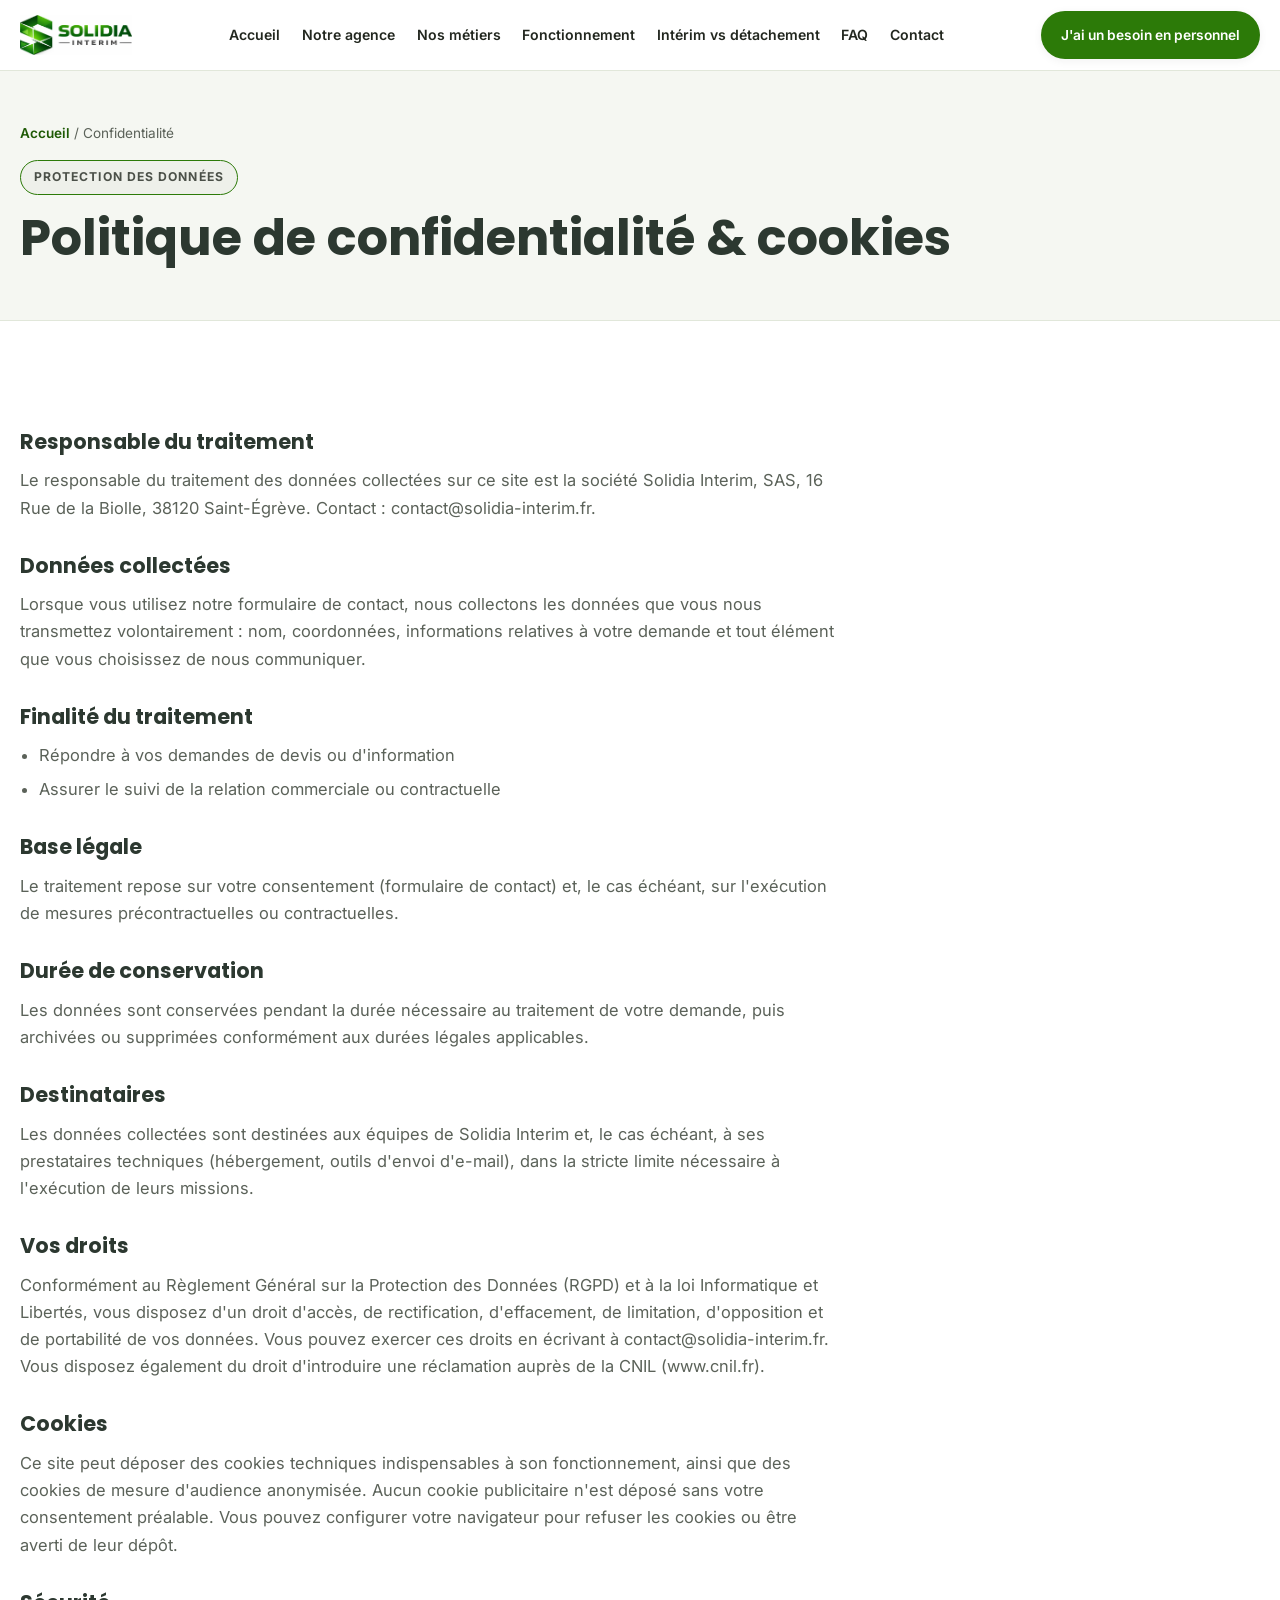
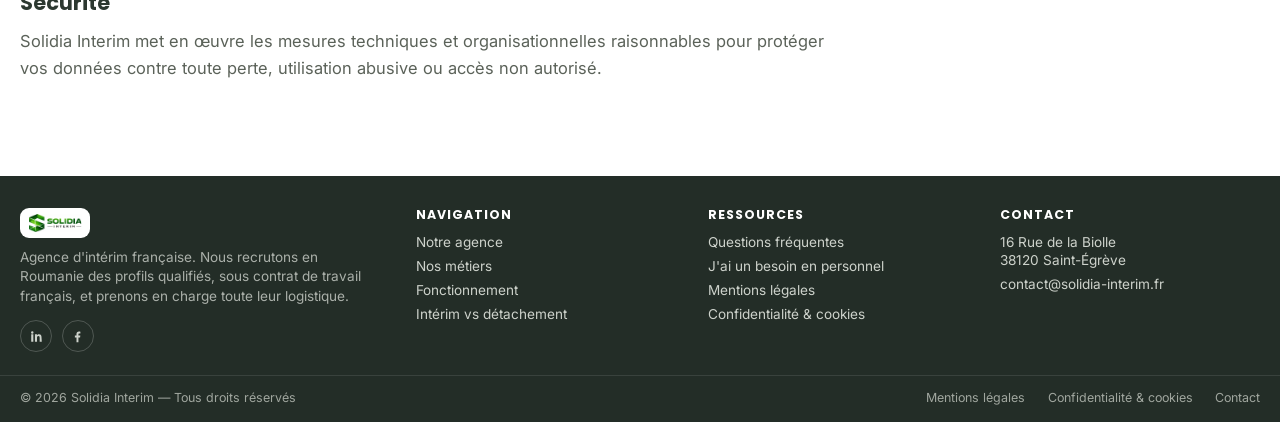
<file: confidentialite.html>
<!DOCTYPE html>
<html lang="fr">
<head>
<!-- Google tag (gtag.js) -->
<script async src="https://www.googletagmanager.com/gtag/js?id=G-4DT7WK8C0K"></script>
<script>
  window.dataLayer = window.dataLayer || [];
  function gtag(){dataLayer.push(arguments);}
  gtag('js', new Date());
  gtag('config', 'G-4DT7WK8C0K');
</script>
<meta charset="UTF-8">
<meta name="viewport" content="width=device-width, initial-scale=1.0">
<title>Politique de confidentialité & cookies | Solidia Interim</title>
<meta name="description" content="Politique de confidentialité de Solidia Interim : données collectées, finalités, durée de conservation, droits RGPD et gestion des cookies.">
<link rel="canonical" href="https://www.solidia-interim.fr/confidentialite.html">
<meta name="robots" content="index, follow">
<meta name="author" content="Solidia Interim">
<link rel="icon" type="image/png" href="images/favicon-32.png" sizes="32x32">
<link rel="icon" type="image/png" href="images/favicon-512.png" sizes="512x512">
<link rel="apple-touch-icon" href="images/apple-touch-icon.png">
<meta property="og:type" content="website">
<meta property="og:site_name" content="Solidia Interim">
<meta property="og:title" content="Politique de confidentialité & cookies | Solidia Interim">
<meta property="og:description" content="Politique de confidentialité de Solidia Interim : données collectées, finalités, durée de conservation, droits RGPD et gestion des cookies.">
<meta property="og:url" content="https://www.solidia-interim.fr/confidentialite.html">
<meta property="og:image" content="https://www.solidia-interim.fr/images/og-image.png">
<meta property="og:image:width" content="1200">
<meta property="og:image:height" content="630">
<meta name="twitter:image" content="https://www.solidia-interim.fr/images/og-image.png">
<meta property="og:locale" content="fr_FR">
<meta name="twitter:card" content="summary_large_image">
<meta name="twitter:title" content="Politique de confidentialité & cookies | Solidia Interim">
<meta name="twitter:description" content="Politique de confidentialité de Solidia Interim : données collectées, finalités, durée de conservation, droits RGPD et gestion des cookies.">
<link rel="preconnect" href="https://fonts.googleapis.com">
<link rel="preconnect" href="https://fonts.gstatic.com" crossorigin>
<link href="https://fonts.googleapis.com/css2?family=Inter:wght@400;500;600;700&family=Poppins:wght@600;700&display=swap" rel="stylesheet">
<link rel="stylesheet" href="css/styles.css">

</head>
<body>
<a class="skip-link" href="#main">Aller au contenu</a>
<header class="site-header">
  <div class="container header-bar">
    <a href="index.html" class="brand" aria-label="Solidia Interim — accueil">
      <img src="images/logo.png" alt="Solidia Interim" width="180" height="64" style="height:40px;width:auto;flex:none;">
    </a>
    <nav class="main-nav" aria-label="Navigation principale">
      <ul style="display:flex; gap:1.35rem; align-items:center;">
        <li><a href="index.html">Accueil</a></li>
        <li><a href="qui-sommes-nous.html">Notre agence</a></li>
        <li><a href="nos-secteurs.html">Nos métiers</a></li>
        <li><a href="comment-ca-marche.html">Fonctionnement</a></li>
        <li><a href="interim-vs-detachement.html">Intérim vs détachement</a></li>
        <li><a href="faq.html">FAQ</a></li>
        <li><a href="contact.html">Contact</a></li>
      </ul>
    </nav>
    <div class="header-cta">
      <a class="btn btn-primary" href="contact.html">J'ai un besoin en personnel</a>
      <button class="nav-toggle" aria-label="Ouvrir le menu"><svg viewBox="0 0 24 24" fill="none" stroke="currentColor" stroke-width="2" stroke-linecap="round" stroke-linejoin="round"><path d="M3 6h18M3 12h18M3 18h18"/></svg></button>
    </div>
  </div>
</header>
<div class="mobile-nav" role="dialog" aria-modal="true">
  <div class="mobile-nav-head">
    <img src="images/logo.png" alt="Solidia Interim" style="height:34px;width:auto;background:#fff;padding:.4rem .6rem;border-radius:8px;">
    <button class="mobile-nav-close" aria-label="Fermer le menu" style="background:none;border:none;color:#fff;"><svg viewBox="0 0 24 24" fill="none" stroke="currentColor" stroke-width="2" stroke-linecap="round" stroke-linejoin="round"><path d="M18 6L6 18M6 6l12 12"/></svg></button>
  </div>
  <a href="index.html">Accueil</a>
      <a href="qui-sommes-nous.html">Notre agence</a>
      <a href="nos-secteurs.html">Nos métiers</a>
      <a href="comment-ca-marche.html">Fonctionnement</a>
      <a href="interim-vs-detachement.html">Intérim vs détachement</a>
      <a href="faq.html">FAQ</a>
      <a href="contact.html">Contact</a>
  <a class="btn btn-primary btn-block" href="contact.html">J'ai un besoin en personnel</a>
</div>
<main id="main">

<section class="page-hero">
  <div class="container">
    <div class="breadcrumb"><a href="index.html">Accueil</a> / Confidentialité</div>
    <span class="kicker">Protection des données</span>
    <h1>Politique de confidentialité &amp; cookies</h1>
  </div>
</section>
<section>
  <div class="container">
    <div class="legal-content" style="max-width:820px;">
      <h2>Responsable du traitement</h2>
      <p>Le responsable du traitement des données collectées sur ce site est la société Solidia Interim, SAS, 16 Rue de la Biolle, 38120 Saint-Égrève. Contact&nbsp;: <a href="mailto:contact@solidia-interim.fr">contact@solidia-interim.fr</a>.</p>

      <h2>Données collectées</h2>
      <p>Lorsque vous utilisez notre formulaire de contact, nous collectons les données que vous nous transmettez volontairement&nbsp;: nom, coordonnées, informations relatives à votre demande et tout élément que vous choisissez de nous communiquer.</p>

      <h2>Finalité du traitement</h2>
      <ul>
        <li>Répondre à vos demandes de devis ou d'information</li>
        <li>Assurer le suivi de la relation commerciale ou contractuelle</li>
      </ul>

      <h2>Base légale</h2>
      <p>Le traitement repose sur votre consentement (formulaire de contact) et, le cas échéant, sur l'exécution de mesures précontractuelles ou contractuelles.</p>

      <h2>Durée de conservation</h2>
      <p>Les données sont conservées pendant la durée nécessaire au traitement de votre demande, puis archivées ou supprimées conformément aux durées légales applicables.</p>

      <h2>Destinataires</h2>
      <p>Les données collectées sont destinées aux équipes de Solidia Interim et, le cas échéant, à ses prestataires techniques (hébergement, outils d'envoi d'e-mail), dans la stricte limite nécessaire à l'exécution de leurs missions.</p>

      <h2>Vos droits</h2>
      <p>Conformément au Règlement Général sur la Protection des Données (RGPD) et à la loi Informatique et Libertés, vous disposez d'un droit d'accès, de rectification, d'effacement, de limitation, d'opposition et de portabilité de vos données. Vous pouvez exercer ces droits en écrivant à <a href="mailto:contact@solidia-interim.fr">contact@solidia-interim.fr</a>. Vous disposez également du droit d'introduire une réclamation auprès de la CNIL (www.cnil.fr).</p>

      <h2>Cookies</h2>
      <p>Ce site peut déposer des cookies techniques indispensables à son fonctionnement, ainsi que des cookies de mesure d'audience anonymisée. Aucun cookie publicitaire n'est déposé sans votre consentement préalable. Vous pouvez configurer votre navigateur pour refuser les cookies ou être averti de leur dépôt.</p>

      <h2>Sécurité</h2>
      <p>Solidia Interim met en œuvre les mesures techniques et organisationnelles raisonnables pour protéger vos données contre toute perte, utilisation abusive ou accès non autorisé.</p>
    </div>
  </div>
</section>

</main>
<footer class="site-footer">
  <div class="container footer-top">
    <div class="footer-brand">
      <img src="images/logo.png" alt="Solidia Interim">
      <p>Agence d'intérim française. Nous recrutons en Roumanie des profils qualifiés, sous contrat de travail français, et prenons en charge toute leur logistique.</p>
      <div class="footer-social">
        <a href="https://www.linkedin.com/company/solidia-interim/" aria-label="Solidia Interim sur LinkedIn" target="_blank" rel="noopener noreferrer"><svg viewBox="0 0 24 24" fill="currentColor"><path d="M6.94 8.5H3.56V20.4h3.38zM5.25 3.6a1.96 1.96 0 1 0 0 3.92 1.96 1.96 0 0 0 0-3.92zM20.44 20.4h-3.37v-5.86c0-1.4-.03-3.2-1.95-3.2-1.96 0-2.26 1.53-2.26 3.1v5.96H9.5V8.5h3.24v1.63h.05c.45-.85 1.56-1.75 3.2-1.75 3.42 0 4.05 2.25 4.05 5.18z"/></svg></a>
        <a href="https://www.facebook.com/profile.php?id=61594364774209" aria-label="Solidia Interim sur Facebook" target="_blank" rel="noopener noreferrer"><svg viewBox="0 0 24 24" fill="currentColor"><path d="M13.5 21v-7.6h2.6l.4-3h-3v-1.9c0-.87.24-1.46 1.5-1.46h1.6V4.3c-.28-.04-1.23-.12-2.34-.12-2.32 0-3.9 1.4-3.9 4V10.4H7.8v3h2.6V21z"/></svg></a>
      </div>
    </div>
    <div class="footer-col">
      <h4>Navigation</h4>
      <ul>
        <li><a href="qui-sommes-nous.html">Notre agence</a></li>
        <li><a href="nos-secteurs.html">Nos métiers</a></li>
        <li><a href="comment-ca-marche.html">Fonctionnement</a></li>
        <li><a href="interim-vs-detachement.html">Intérim vs détachement</a></li>
      </ul>
    </div>
    <div class="footer-col">
      <h4>Ressources</h4>
      <ul>
        <li><a href="faq.html">Questions fréquentes</a></li>
        <li><a href="contact.html">J'ai un besoin en personnel</a></li>
        <li><a href="mentions-legales.html">Mentions légales</a></li>
        <li><a href="confidentialite.html">Confidentialité &amp; cookies</a></li>
      </ul>
    </div>
    <div class="footer-col">
      <h4>Contact</h4>
      <ul>
        <li>16 Rue de la Biolle<br>38120 Saint-Égrève</li>
        <li><a href="mailto:contact@solidia-interim.fr">contact@solidia-interim.fr</a></li>
      </ul>
    </div>
  </div>
  <div class="container footer-bottom">
    <span>© <span class="current-year">2026</span> Solidia Interim — Tous droits réservés</span>
    <div class="footer-legal-links">
      <a href="mentions-legales.html">Mentions légales</a>
      <a href="confidentialite.html">Confidentialité &amp; cookies</a>
      <a href="contact.html">Contact</a>
    </div>
  </div>
</footer>
<script src="js/main.js"></script>
</body>
</html>
</file>
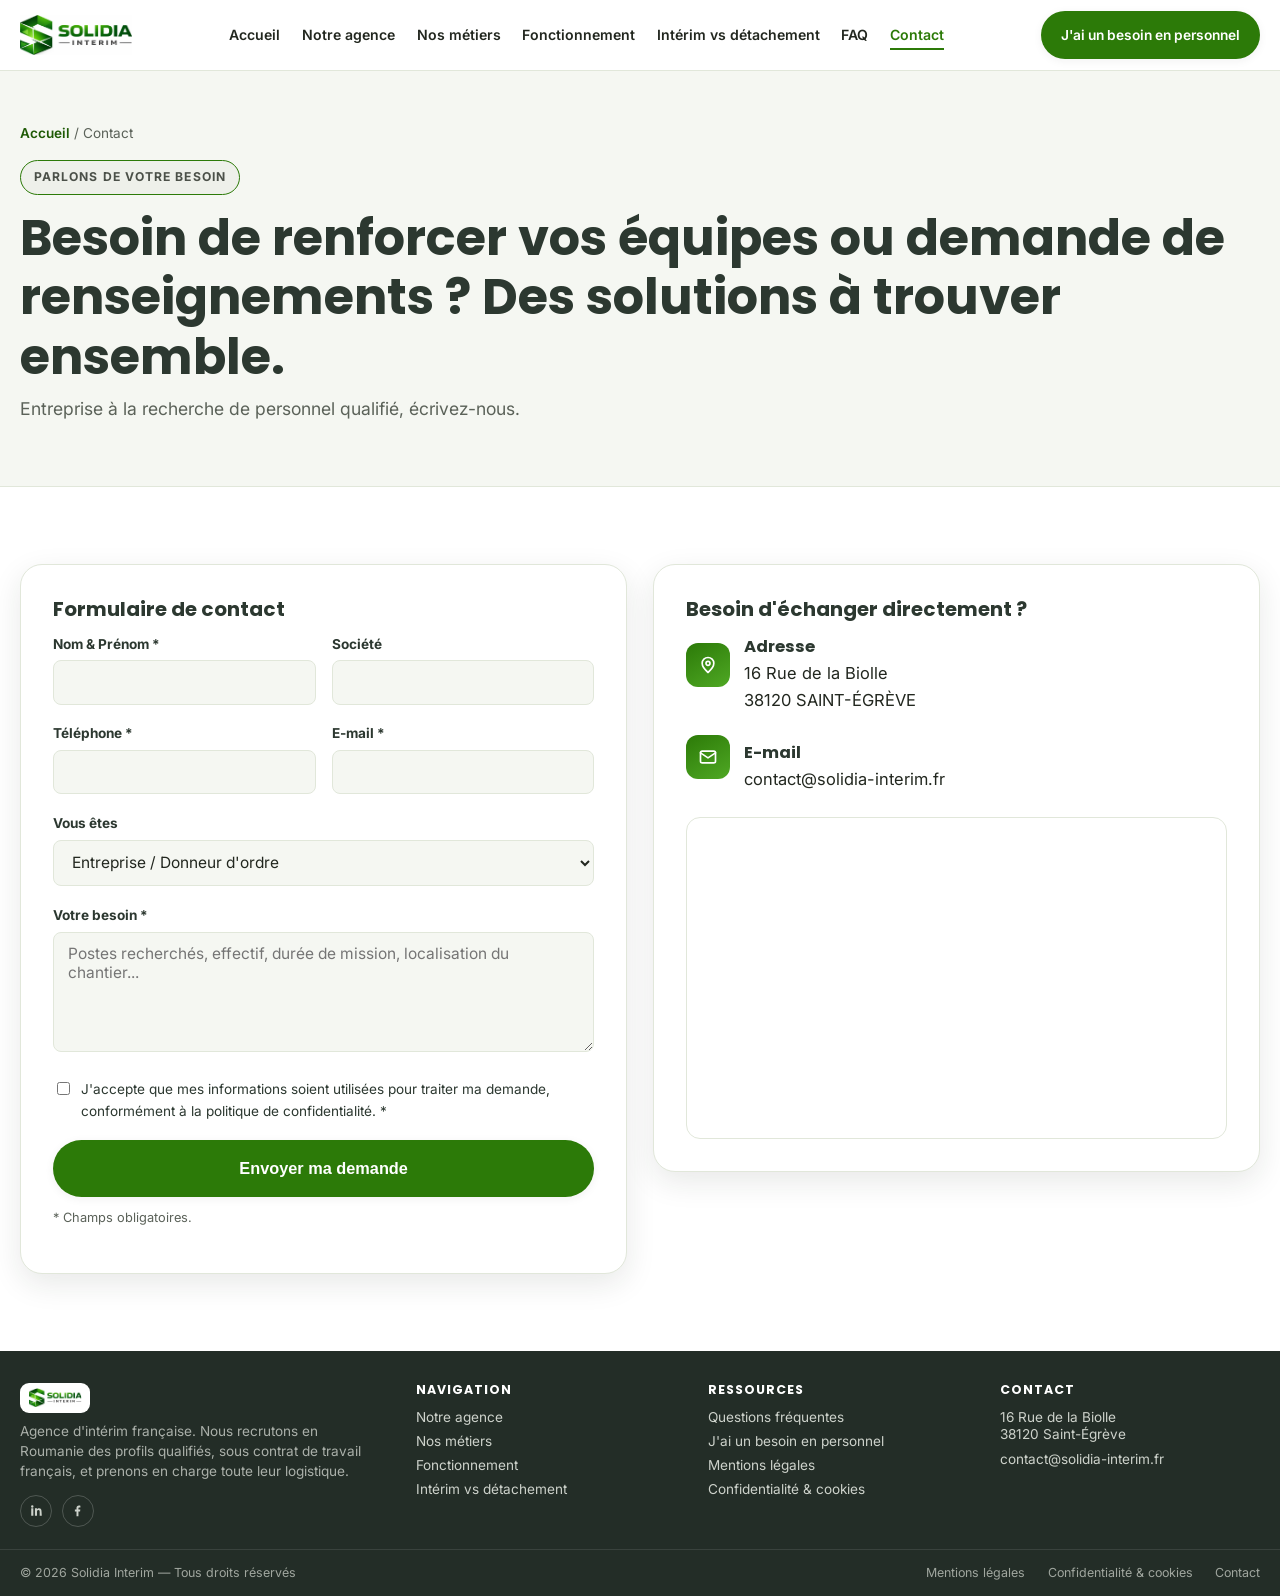
<file: contact.html>
<!DOCTYPE html>
<html lang="fr">
<head>
<!-- Google tag (gtag.js) -->
<script async src="https://www.googletagmanager.com/gtag/js?id=G-4DT7WK8C0K"></script>
<script>
  window.dataLayer = window.dataLayer || [];
  function gtag(){dataLayer.push(arguments);}
  gtag('js', new Date());
  gtag('config', 'G-4DT7WK8C0K');
</script>
<meta charset="UTF-8">
<meta name="viewport" content="width=device-width, initial-scale=1.0">
<title>Contact | Demander un devis | Solidia Interim</title>
<meta name="description" content="Entreprise à la recherche de personnel qualifié : contactez Solidia Interim, réponse rapide.">
<link rel="canonical" href="https://www.solidia-interim.fr/contact.html">
<meta name="robots" content="index, follow">
<meta name="author" content="Solidia Interim">
<link rel="icon" type="image/png" href="images/favicon-32.png" sizes="32x32">
<link rel="icon" type="image/png" href="images/favicon-512.png" sizes="512x512">
<link rel="apple-touch-icon" href="images/apple-touch-icon.png">
<meta property="og:type" content="website">
<meta property="og:site_name" content="Solidia Interim">
<meta property="og:title" content="Contact | Demander un devis | Solidia Interim">
<meta property="og:description" content="Entreprise à la recherche de personnel qualifié : contactez Solidia Interim, réponse rapide.">
<meta property="og:url" content="https://www.solidia-interim.fr/contact.html">
<meta property="og:image" content="https://www.solidia-interim.fr/images/og-image.png">
<meta property="og:image:width" content="1200">
<meta property="og:image:height" content="630">
<meta name="twitter:image" content="https://www.solidia-interim.fr/images/og-image.png">
<meta property="og:locale" content="fr_FR">
<meta name="twitter:card" content="summary_large_image">
<meta name="twitter:title" content="Contact | Demander un devis | Solidia Interim">
<meta name="twitter:description" content="Entreprise à la recherche de personnel qualifié : contactez Solidia Interim, réponse rapide.">
<link rel="preconnect" href="https://fonts.googleapis.com">
<link rel="preconnect" href="https://fonts.gstatic.com" crossorigin>
<link href="https://fonts.googleapis.com/css2?family=Inter:wght@400;500;600;700&family=Poppins:wght@600;700&display=swap" rel="stylesheet">
<link rel="stylesheet" href="css/styles.css">

</head>
<body>
<a class="skip-link" href="#main">Aller au contenu</a>
<header class="site-header">
  <div class="container header-bar">
    <a href="index.html" class="brand" aria-label="Solidia Interim — accueil">
      <img src="images/logo.png" alt="Solidia Interim" width="180" height="64" style="height:40px;width:auto;flex:none;">
    </a>
    <nav class="main-nav" aria-label="Navigation principale">
      <ul style="display:flex; gap:1.35rem; align-items:center;">
        <li><a href="index.html">Accueil</a></li>
        <li><a href="qui-sommes-nous.html">Notre agence</a></li>
        <li><a href="nos-secteurs.html">Nos métiers</a></li>
        <li><a href="comment-ca-marche.html">Fonctionnement</a></li>
        <li><a href="interim-vs-detachement.html">Intérim vs détachement</a></li>
        <li><a href="faq.html">FAQ</a></li>
        <li><a href="contact.html" class="active">Contact</a></li>
      </ul>
    </nav>
    <div class="header-cta">
      <a class="btn btn-primary" href="contact.html">J'ai un besoin en personnel</a>
      <button class="nav-toggle" aria-label="Ouvrir le menu"><svg viewBox="0 0 24 24" fill="none" stroke="currentColor" stroke-width="2" stroke-linecap="round" stroke-linejoin="round"><path d="M3 6h18M3 12h18M3 18h18"/></svg></button>
    </div>
  </div>
</header>
<div class="mobile-nav" role="dialog" aria-modal="true">
  <div class="mobile-nav-head">
    <img src="images/logo.png" alt="Solidia Interim" style="height:34px;width:auto;background:#fff;padding:.4rem .6rem;border-radius:8px;">
    <button class="mobile-nav-close" aria-label="Fermer le menu" style="background:none;border:none;color:#fff;"><svg viewBox="0 0 24 24" fill="none" stroke="currentColor" stroke-width="2" stroke-linecap="round" stroke-linejoin="round"><path d="M18 6L6 18M6 6l12 12"/></svg></button>
  </div>
  <a href="index.html">Accueil</a>
      <a href="qui-sommes-nous.html">Notre agence</a>
      <a href="nos-secteurs.html">Nos métiers</a>
      <a href="comment-ca-marche.html">Fonctionnement</a>
      <a href="interim-vs-detachement.html">Intérim vs détachement</a>
      <a href="faq.html">FAQ</a>
      <a href="contact.html">Contact</a>
  <a class="btn btn-primary btn-block" href="contact.html">J'ai un besoin en personnel</a>
</div>
<main id="main">

<section class="page-hero">
  <div class="container">
    <div class="breadcrumb"><a href="index.html">Accueil</a> / Contact</div>
    <span class="kicker">Parlons de votre besoin</span>
    <h1>Besoin de renforcer vos équipes ou demande de renseignements&nbsp;? Des solutions à trouver ensemble.</h1>
    <p class="lead">Entreprise à la recherche de personnel qualifié, écrivez-nous.</p>
  </div>
</section>

<section>
  <div class="container">
    <div class="grid grid-2" style="align-items:flex-start;">
      <div class="form-card">
        <h3>Formulaire de contact</h3>
        <form id="contact-form" action="contact-handler.php" method="POST">
          <div style="position:absolute; left:-9999px; opacity:0;" aria-hidden="true">
            <label for="site_web">Ne pas remplir ce champ</label>
            <input id="site_web" name="site_web" type="text" tabindex="-1" autocomplete="off">
          </div>
          <div class="form-row">
            <div class="field"><label for="nom">Nom &amp; Prénom *</label><input id="nom" name="nom" type="text" required></div>
            <div class="field"><label for="societe">Société</label><input id="societe" name="societe" type="text"></div>
          </div>
          <div class="form-row">
            <div class="field"><label for="tel">Téléphone *</label><input id="tel" name="tel" type="tel" required></div>
            <div class="field"><label for="email">E-mail *</label><input id="email" name="email" type="email" required></div>
          </div>
          <div class="field">
            <label for="profil">Vous êtes</label>
            <select id="profil" name="profil">
              <option>Entreprise / Donneur d'ordre</option>
              <option>Fournisseur / Prestataire</option>
              <option>Institution / Organisme</option>
              <option>Intérimaire</option>
              <option>Autre</option>
            </select>
          </div>
          <div class="field">
            <label for="message">Votre besoin *</label>
            <textarea id="message" name="message" rows="5" required placeholder="Postes recherchés, effectif, durée de mission, localisation du chantier..."></textarea>
          </div>
          <div class="field field-check">
            <input id="rgpd" name="rgpd" type="checkbox" required>
            <label for="rgpd" style="margin-bottom:0; font-weight:400;">J'accepte que mes informations soient utilisées pour traiter ma demande, conformément à la <a href="confidentialite.html">politique de confidentialité</a>. *</label>
          </div>
          <button type="submit" class="btn btn-primary btn-block btn-lg">Envoyer ma demande</button>
          <p class="form-feedback" style="display:none; margin-top:1rem; font-weight:600;"></p>
          <p class="form-note">* Champs obligatoires.</p>
        </form>
      </div>

      <div class="form-card">
        <h3>Besoin d'échanger directement&nbsp;?</h3>
        <ul class="contact-list">
          <li>
            <div class="icon-badge"><svg viewBox="0 0 24 24" fill="none" stroke="currentColor" stroke-width="2" stroke-linecap="round" stroke-linejoin="round"><path d="M12 21s-7-6.1-7-11a7 7 0 0 1 14 0c0 4.9-7 11-7 11z"/><circle cx="12" cy="10" r="2.4"/></svg></div>
            <div><strong>Adresse</strong>16 Rue de la Biolle<br>38120 SAINT-ÉGRÈVE</div>
          </li>
          <li>
            <div class="icon-badge"><svg viewBox="0 0 24 24" fill="none" stroke="currentColor" stroke-width="2" stroke-linecap="round" stroke-linejoin="round"><rect x="3" y="5" width="18" height="14" rx="2"/><path d="M3 7l9 6 9-6"/></svg></div>
            <div><strong>E-mail</strong><a href="mailto:contact@solidia-interim.fr">contact@solidia-interim.fr</a></div>
          </li>
        </ul>
        <div class="map-frame">
          <iframe src="https://www.openstreetmap.org/export/embed.html?bbox=5.55,45.13,5.82,45.30&layer=mapnik&marker=45.2369600,5.6703300" title="Siège social Solidia Interim — Rue de la Biolle, Saint-Égrève, à proximité de Grenoble" loading="lazy"></iframe>
        </div>
      </div>
    </div>
  </div>
</section>

</main>
<footer class="site-footer">
  <div class="container footer-top">
    <div class="footer-brand">
      <img src="images/logo.png" alt="Solidia Interim">
      <p>Agence d'intérim française. Nous recrutons en Roumanie des profils qualifiés, sous contrat de travail français, et prenons en charge toute leur logistique.</p>
      <div class="footer-social">
        <a href="https://www.linkedin.com/company/solidia-interim/" aria-label="Solidia Interim sur LinkedIn" target="_blank" rel="noopener noreferrer"><svg viewBox="0 0 24 24" fill="currentColor"><path d="M6.94 8.5H3.56V20.4h3.38zM5.25 3.6a1.96 1.96 0 1 0 0 3.92 1.96 1.96 0 0 0 0-3.92zM20.44 20.4h-3.37v-5.86c0-1.4-.03-3.2-1.95-3.2-1.96 0-2.26 1.53-2.26 3.1v5.96H9.5V8.5h3.24v1.63h.05c.45-.85 1.56-1.75 3.2-1.75 3.42 0 4.05 2.25 4.05 5.18z"/></svg></a>
        <a href="https://www.facebook.com/profile.php?id=61594364774209" aria-label="Solidia Interim sur Facebook" target="_blank" rel="noopener noreferrer"><svg viewBox="0 0 24 24" fill="currentColor"><path d="M13.5 21v-7.6h2.6l.4-3h-3v-1.9c0-.87.24-1.46 1.5-1.46h1.6V4.3c-.28-.04-1.23-.12-2.34-.12-2.32 0-3.9 1.4-3.9 4V10.4H7.8v3h2.6V21z"/></svg></a>
      </div>
    </div>
    <div class="footer-col">
      <h4>Navigation</h4>
      <ul>
        <li><a href="qui-sommes-nous.html">Notre agence</a></li>
        <li><a href="nos-secteurs.html">Nos métiers</a></li>
        <li><a href="comment-ca-marche.html">Fonctionnement</a></li>
        <li><a href="interim-vs-detachement.html">Intérim vs détachement</a></li>
      </ul>
    </div>
    <div class="footer-col">
      <h4>Ressources</h4>
      <ul>
        <li><a href="faq.html">Questions fréquentes</a></li>
        <li><a href="contact.html">J'ai un besoin en personnel</a></li>
        <li><a href="mentions-legales.html">Mentions légales</a></li>
        <li><a href="confidentialite.html">Confidentialité &amp; cookies</a></li>
      </ul>
    </div>
    <div class="footer-col">
      <h4>Contact</h4>
      <ul>
        <li>16 Rue de la Biolle<br>38120 Saint-Égrève</li>
        <li><a href="mailto:contact@solidia-interim.fr">contact@solidia-interim.fr</a></li>
      </ul>
    </div>
  </div>
  <div class="container footer-bottom">
    <span>© <span class="current-year">2026</span> Solidia Interim — Tous droits réservés</span>
    <div class="footer-legal-links">
      <a href="mentions-legales.html">Mentions légales</a>
      <a href="confidentialite.html">Confidentialité &amp; cookies</a>
      <a href="contact.html">Contact</a>
    </div>
  </div>
</footer>
<script src="js/main.js"></script>
</body>
</html>
</file>
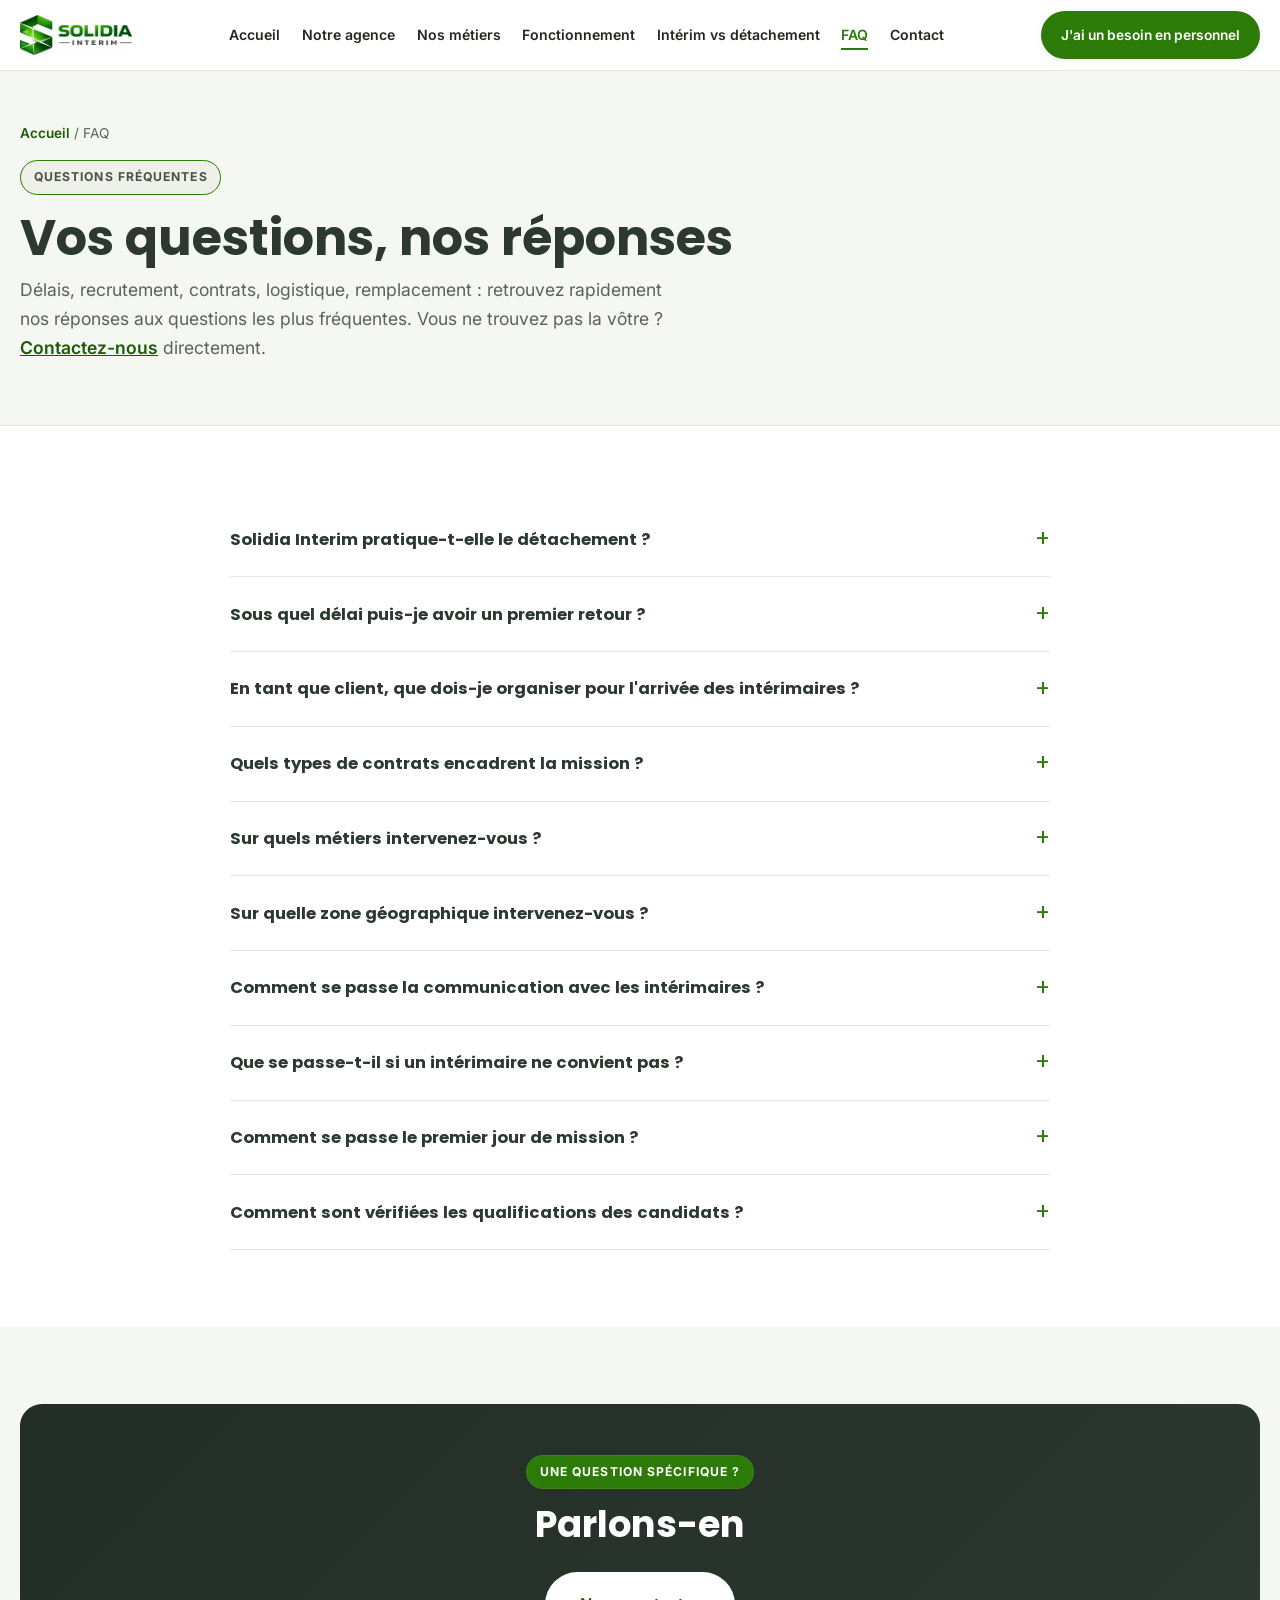
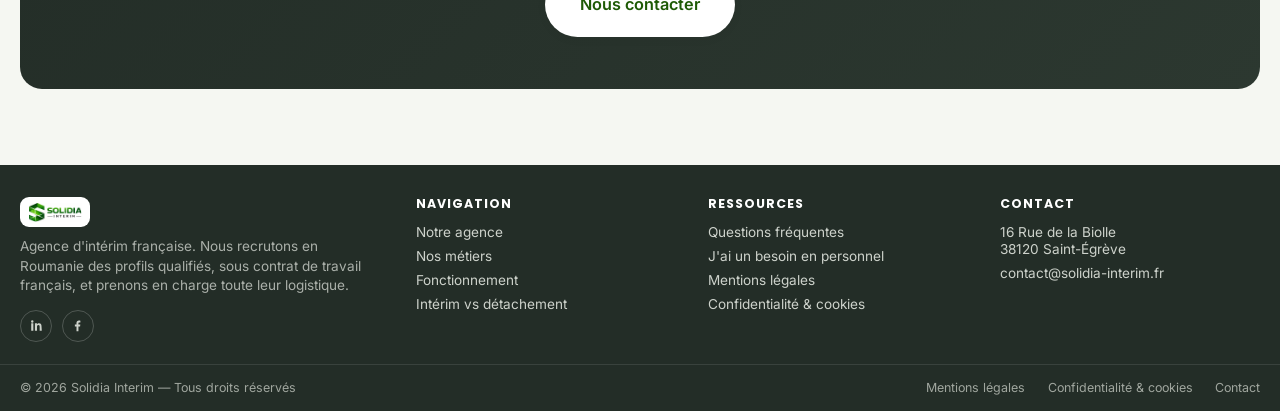
<file: faq.html>
<!DOCTYPE html>
<html lang="fr">
<head>
<!-- Google tag (gtag.js) -->
<script async src="https://www.googletagmanager.com/gtag/js?id=G-4DT7WK8C0K"></script>
<script>
  window.dataLayer = window.dataLayer || [];
  function gtag(){dataLayer.push(arguments);}
  gtag('js', new Date());
  gtag('config', 'G-4DT7WK8C0K');
</script>
<meta charset="UTF-8">
<meta name="viewport" content="width=device-width, initial-scale=1.0">
<title>FAQ | Questions fréquentes | Solidia Interim</title>
<meta name="description" content="Détachement ou intérim, délais, logistique, conformité : les réponses aux questions les plus fréquentes sur le fonctionnement de Solidia Interim.">
<link rel="canonical" href="https://www.solidia-interim.fr/faq.html">
<meta name="robots" content="index, follow">
<meta name="author" content="Solidia Interim">
<link rel="icon" type="image/png" href="images/favicon-32.png" sizes="32x32">
<link rel="icon" type="image/png" href="images/favicon-512.png" sizes="512x512">
<link rel="apple-touch-icon" href="images/apple-touch-icon.png">
<meta property="og:type" content="website">
<meta property="og:site_name" content="Solidia Interim">
<meta property="og:title" content="FAQ | Questions fréquentes | Solidia Interim">
<meta property="og:description" content="Détachement ou intérim, délais, logistique, conformité : les réponses aux questions les plus fréquentes sur le fonctionnement de Solidia Interim.">
<meta property="og:url" content="https://www.solidia-interim.fr/faq.html">
<meta property="og:image" content="https://www.solidia-interim.fr/images/og-image.png">
<meta property="og:image:width" content="1200">
<meta property="og:image:height" content="630">
<meta name="twitter:image" content="https://www.solidia-interim.fr/images/og-image.png">
<meta property="og:locale" content="fr_FR">
<meta name="twitter:card" content="summary_large_image">
<meta name="twitter:title" content="FAQ | Questions fréquentes | Solidia Interim">
<meta name="twitter:description" content="Détachement ou intérim, délais, logistique, conformité : les réponses aux questions les plus fréquentes sur le fonctionnement de Solidia Interim.">
<link rel="preconnect" href="https://fonts.googleapis.com">
<link rel="preconnect" href="https://fonts.gstatic.com" crossorigin>
<link href="https://fonts.googleapis.com/css2?family=Inter:wght@400;500;600;700&family=Poppins:wght@600;700&display=swap" rel="stylesheet">
<link rel="stylesheet" href="css/styles.css">
<script type="application/ld+json">
{
  "@context": "https://schema.org",
  "@type": "FAQPage",
  "mainEntity": [
    {
      "@type": "Question",
      "name": "Solidia Interim pratique-t-elle le détachement ?",
      "acceptedAnswer": {
        "@type": "Answer",
        "text": "Non. Nos intérimaires sont recrutés en Roumanie (Europe) mais embauchés en France par Solidia Interim, agence d'intérim française, sous contrat de travail temporaire de droit français."
      }
    },
    {
      "@type": "Question",
      "name": "Sous quel délai puis-je avoir un premier retour ?",
      "acceptedAnswer": {
        "@type": "Answer",
        "text": "Nous revenons rapidement vers vous suite à votre demande, avec une première évaluation de faisabilité. Le délai de mobilisation effective des équipes dépend ensuite du métier recherché, du volume de personnel et de la localisation du chantier mais il est généralement de 2 semaines."
      }
    },
    {
      "@type": "Question",
      "name": "En tant que client, que dois-je organiser pour l'arrivée des intérimaires ?",
      "acceptedAnswer": {
        "@type": "Answer",
        "text": "Rien concernant la logistique : nous organisons le transport depuis la Roumanie, le logement et les déplacements nécessaires pendant la mission. Nous prenons également en charge les démarches et équipements nécessaires à la prise de poste. Mais nous pouvons nous adapter si vous avez un logement ou un véhicule à mettre à disposition."
      }
    },
    {
      "@type": "Question",
      "name": "Quels types de contrats encadrent la mission ?",
      "acceptedAnswer": {
        "@type": "Answer",
        "text": "Exactement les mêmes qu'avec une agence d'intérim traditionnelle française : un contrat de mise à disposition entre vous et Solidia Interim, et un contrat de mission entre Solidia Interim et l'intérimaire."
      }
    },
    {
      "@type": "Question",
      "name": "Sur quels métiers intervenez-vous ?",
      "acceptedAnswer": {
        "@type": "Answer",
        "text": "Nous accompagnons nos clients sur l'ensemble des métiers en tension. Voir le détail sur notre page nos métiers."
      }
    },
    {
      "@type": "Question",
      "name": "Sur quelle zone géographique intervenez-vous ?",
      "acceptedAnswer": {
        "@type": "Answer",
        "text": "Nous organisons des missions partout en France et adaptons la logistique au lieu de travail, quelle que soit sa localisation."
      }
    },
    {
      "@type": "Question",
      "name": "Comment se passe la communication avec les intérimaires ?",
      "acceptedAnswer": {
        "@type": "Answer",
        "text": "Notre équipe bilingue français-roumain assure le lien avec les intérimaires pendant la mission : vous disposez ainsi d'un interlocuteur unique, sans avoir à gérer d'éventuelles difficultés de communication. Et sur le terrain, chaque équipe comprend un compagnon maîtrisant le français, pour pouvoir échanger directement avec vous."
      }
    },
    {
      "@type": "Question",
      "name": "Que se passe-t-il si un intérimaire ne convient pas ?",
      "acceptedAnswer": {
        "@type": "Answer",
        "text": "Dès le démarrage de la mission, si le profil ne correspond pas aux compétences attendues, nous organisons son remplacement à nos frais dans les meilleurs délais."
      }
    },
    {
      "@type": "Question",
      "name": "Comment se passe le premier jour de mission ?",
      "acceptedAnswer": {
        "@type": "Answer",
        "text": "Nous organisons l'arrivée et la mise en place des intérimaires sur le lieu de mission afin de faciliter leur prise de poste dès le démarrage."
      }
    },
    {
      "@type": "Question",
      "name": "Comment sont vérifiées les qualifications des candidats ?",
      "acceptedAnswer": {
        "@type": "Answer",
        "text": "Avant toute intégration dans nos effectifs, notre équipe de recrutement, basée en Roumanie, vérifie l'expérience professionnelle (anciens contrats de travail, bulletins de salaire), les qualifications et effectue des contrôles de références. Le niveau de français est évalué par nos recruteurs franco-roumains."
      }
    }
  ]
}
</script>
</head>
<body>
<a class="skip-link" href="#main">Aller au contenu</a>
<header class="site-header">
  <div class="container header-bar">
    <a href="index.html" class="brand" aria-label="Solidia Interim — accueil">
      <img src="images/logo.png" alt="Solidia Interim" width="180" height="64" style="height:40px;width:auto;flex:none;">
    </a>
    <nav class="main-nav" aria-label="Navigation principale">
      <ul style="display:flex; gap:1.35rem; align-items:center;">
        <li><a href="index.html">Accueil</a></li>
        <li><a href="qui-sommes-nous.html">Notre agence</a></li>
        <li><a href="nos-secteurs.html">Nos métiers</a></li>
        <li><a href="comment-ca-marche.html">Fonctionnement</a></li>
        <li><a href="interim-vs-detachement.html">Intérim vs détachement</a></li>
        <li><a href="faq.html" class="active">FAQ</a></li>
        <li><a href="contact.html">Contact</a></li>
      </ul>
    </nav>
    <div class="header-cta">
      <a class="btn btn-primary" href="contact.html">J'ai un besoin en personnel</a>
      <button class="nav-toggle" aria-label="Ouvrir le menu"><svg viewBox="0 0 24 24" fill="none" stroke="currentColor" stroke-width="2" stroke-linecap="round" stroke-linejoin="round"><path d="M3 6h18M3 12h18M3 18h18"/></svg></button>
    </div>
  </div>
</header>
<div class="mobile-nav" role="dialog" aria-modal="true">
  <div class="mobile-nav-head">
    <img src="images/logo.png" alt="Solidia Interim" style="height:34px;width:auto;background:#fff;padding:.4rem .6rem;border-radius:8px;">
    <button class="mobile-nav-close" aria-label="Fermer le menu" style="background:none;border:none;color:#fff;"><svg viewBox="0 0 24 24" fill="none" stroke="currentColor" stroke-width="2" stroke-linecap="round" stroke-linejoin="round"><path d="M18 6L6 18M6 6l12 12"/></svg></button>
  </div>
  <a href="index.html">Accueil</a>
      <a href="qui-sommes-nous.html">Notre agence</a>
      <a href="nos-secteurs.html">Nos métiers</a>
      <a href="comment-ca-marche.html">Fonctionnement</a>
      <a href="interim-vs-detachement.html">Intérim vs détachement</a>
      <a href="faq.html">FAQ</a>
      <a href="contact.html">Contact</a>
  <a class="btn btn-primary btn-block" href="contact.html">J'ai un besoin en personnel</a>
</div>
<main id="main">

<section class="page-hero">
  <div class="container">
    <div class="breadcrumb"><a href="index.html">Accueil</a> / FAQ</div>
    <span class="kicker">Questions fréquentes</span>
    <h1>Vos questions, nos réponses</h1>
    <p class="lead">Délais, recrutement, contrats, logistique, remplacement&nbsp;: retrouvez rapidement nos réponses aux questions les plus fréquentes. Vous ne trouvez pas la vôtre&nbsp;? <a href="contact.html" style="color:var(--brand-green-dark); text-decoration:underline; font-weight:600;">Contactez-nous</a> directement.</p>
  </div>
</section>

<section>
  <div class="container">
    <div style="max-width:820px; margin-inline:auto;">
      <details class="faq-item"><summary>Solidia Interim pratique-t-elle le détachement ?</summary><p>Non. Nos intérimaires sont recrutés en Roumanie (Europe) mais embauchés en France par Solidia Interim, agence d'intérim française, sous contrat de travail temporaire de droit français.</p></details>
<details class="faq-item"><summary>Sous quel délai puis-je avoir un premier retour ?</summary><p>Nous revenons rapidement vers vous suite à votre demande, avec une première évaluation de faisabilité. Le délai de mobilisation effective des équipes dépend ensuite du métier recherché, du volume de personnel et de la localisation du chantier mais il est généralement de 2 semaines.</p></details>
<details class="faq-item"><summary>En tant que client, que dois-je organiser pour l'arrivée des intérimaires ?</summary><p>Rien concernant la logistique&nbsp;: nous organisons le transport depuis la Roumanie, le logement et les déplacements nécessaires pendant la mission. Nous prenons également en charge les démarches et équipements nécessaires à la prise de poste.<br><br>Mais nous pouvons nous adapter si vous avez un logement ou un véhicule à mettre à disposition.</p></details>
<details class="faq-item"><summary>Quels types de contrats encadrent la mission ?</summary><p>Exactement les mêmes qu'avec une agence d'intérim traditionnelle française&nbsp;: un contrat de mise à disposition entre vous et Solidia Interim, et un contrat de mission entre Solidia Interim et l'intérimaire.</p></details>
<details class="faq-item"><summary>Sur quels métiers intervenez-vous ?</summary><p>Nous accompagnons nos clients sur l'ensemble des métiers en tension. Voir le détail sur notre page <a href="nos-secteurs.html">nos métiers</a>.</p></details>
<details class="faq-item"><summary>Sur quelle zone géographique intervenez-vous ?</summary><p>Nous organisons des missions partout en France et adaptons la logistique au lieu de travail, quelle que soit sa localisation.</p></details>
<details class="faq-item"><summary>Comment se passe la communication avec les intérimaires ?</summary><p>Notre équipe bilingue français-roumain assure le lien avec les intérimaires pendant la mission&nbsp;: vous disposez ainsi d'un interlocuteur unique, sans avoir à gérer d'éventuelles difficultés de communication.<br><br>Et sur le terrain, chaque équipe comprend un compagnon maîtrisant le français, pour pouvoir échanger directement avec vous.</p></details>
<details class="faq-item"><summary>Que se passe-t-il si un intérimaire ne convient pas ?</summary><p>Dès le démarrage de la mission, si le profil ne correspond pas aux compétences attendues, nous organisons son remplacement à nos frais dans les meilleurs délais.</p></details>
<details class="faq-item"><summary>Comment se passe le premier jour de mission ?</summary><p>Nous organisons l'arrivée et la mise en place des intérimaires sur le lieu de mission afin de faciliter leur prise de poste dès le démarrage.</p></details>
<details class="faq-item"><summary>Comment sont vérifiées les qualifications des candidats ?</summary><p>Avant toute intégration dans nos effectifs, notre équipe de recrutement, basée en Roumanie, vérifie l'expérience professionnelle (anciens contrats de travail, bulletins de salaire), les qualifications et effectue des contrôles de références. Le niveau de français est évalué par nos recruteurs franco-roumains.</p></details>
    </div>
  </div>
</section>

<section class="section-alt">
  <div class="container">
    <div class="cta-band cta-band-dark">
      <span class="kicker">Une question spécifique&nbsp;?</span>
      <h2>Parlons-en</h2>
      <div class="actions">
        <a href="contact.html" class="btn btn-primary btn-lg">Nous contacter</a>
      </div>
    </div>
  </div>
</section>

</main>
<footer class="site-footer">
  <div class="container footer-top">
    <div class="footer-brand">
      <img src="images/logo.png" alt="Solidia Interim">
      <p>Agence d'intérim française. Nous recrutons en Roumanie des profils qualifiés, sous contrat de travail français, et prenons en charge toute leur logistique.</p>
      <div class="footer-social">
        <a href="https://www.linkedin.com/company/solidia-interim/" aria-label="Solidia Interim sur LinkedIn" target="_blank" rel="noopener noreferrer"><svg viewBox="0 0 24 24" fill="currentColor"><path d="M6.94 8.5H3.56V20.4h3.38zM5.25 3.6a1.96 1.96 0 1 0 0 3.92 1.96 1.96 0 0 0 0-3.92zM20.44 20.4h-3.37v-5.86c0-1.4-.03-3.2-1.95-3.2-1.96 0-2.26 1.53-2.26 3.1v5.96H9.5V8.5h3.24v1.63h.05c.45-.85 1.56-1.75 3.2-1.75 3.42 0 4.05 2.25 4.05 5.18z"/></svg></a>
        <a href="https://www.facebook.com/profile.php?id=61594364774209" aria-label="Solidia Interim sur Facebook" target="_blank" rel="noopener noreferrer"><svg viewBox="0 0 24 24" fill="currentColor"><path d="M13.5 21v-7.6h2.6l.4-3h-3v-1.9c0-.87.24-1.46 1.5-1.46h1.6V4.3c-.28-.04-1.23-.12-2.34-.12-2.32 0-3.9 1.4-3.9 4V10.4H7.8v3h2.6V21z"/></svg></a>
      </div>
    </div>
    <div class="footer-col">
      <h4>Navigation</h4>
      <ul>
        <li><a href="qui-sommes-nous.html">Notre agence</a></li>
        <li><a href="nos-secteurs.html">Nos métiers</a></li>
        <li><a href="comment-ca-marche.html">Fonctionnement</a></li>
        <li><a href="interim-vs-detachement.html">Intérim vs détachement</a></li>
      </ul>
    </div>
    <div class="footer-col">
      <h4>Ressources</h4>
      <ul>
        <li><a href="faq.html">Questions fréquentes</a></li>
        <li><a href="contact.html">J'ai un besoin en personnel</a></li>
        <li><a href="mentions-legales.html">Mentions légales</a></li>
        <li><a href="confidentialite.html">Confidentialité &amp; cookies</a></li>
      </ul>
    </div>
    <div class="footer-col">
      <h4>Contact</h4>
      <ul>
        <li>16 Rue de la Biolle<br>38120 Saint-Égrève</li>
        <li><a href="mailto:contact@solidia-interim.fr">contact@solidia-interim.fr</a></li>
      </ul>
    </div>
  </div>
  <div class="container footer-bottom">
    <span>© <span class="current-year">2026</span> Solidia Interim — Tous droits réservés</span>
    <div class="footer-legal-links">
      <a href="mentions-legales.html">Mentions légales</a>
      <a href="confidentialite.html">Confidentialité &amp; cookies</a>
      <a href="contact.html">Contact</a>
    </div>
  </div>
</footer>
<script src="js/main.js"></script>
</body>
</html>
</file>
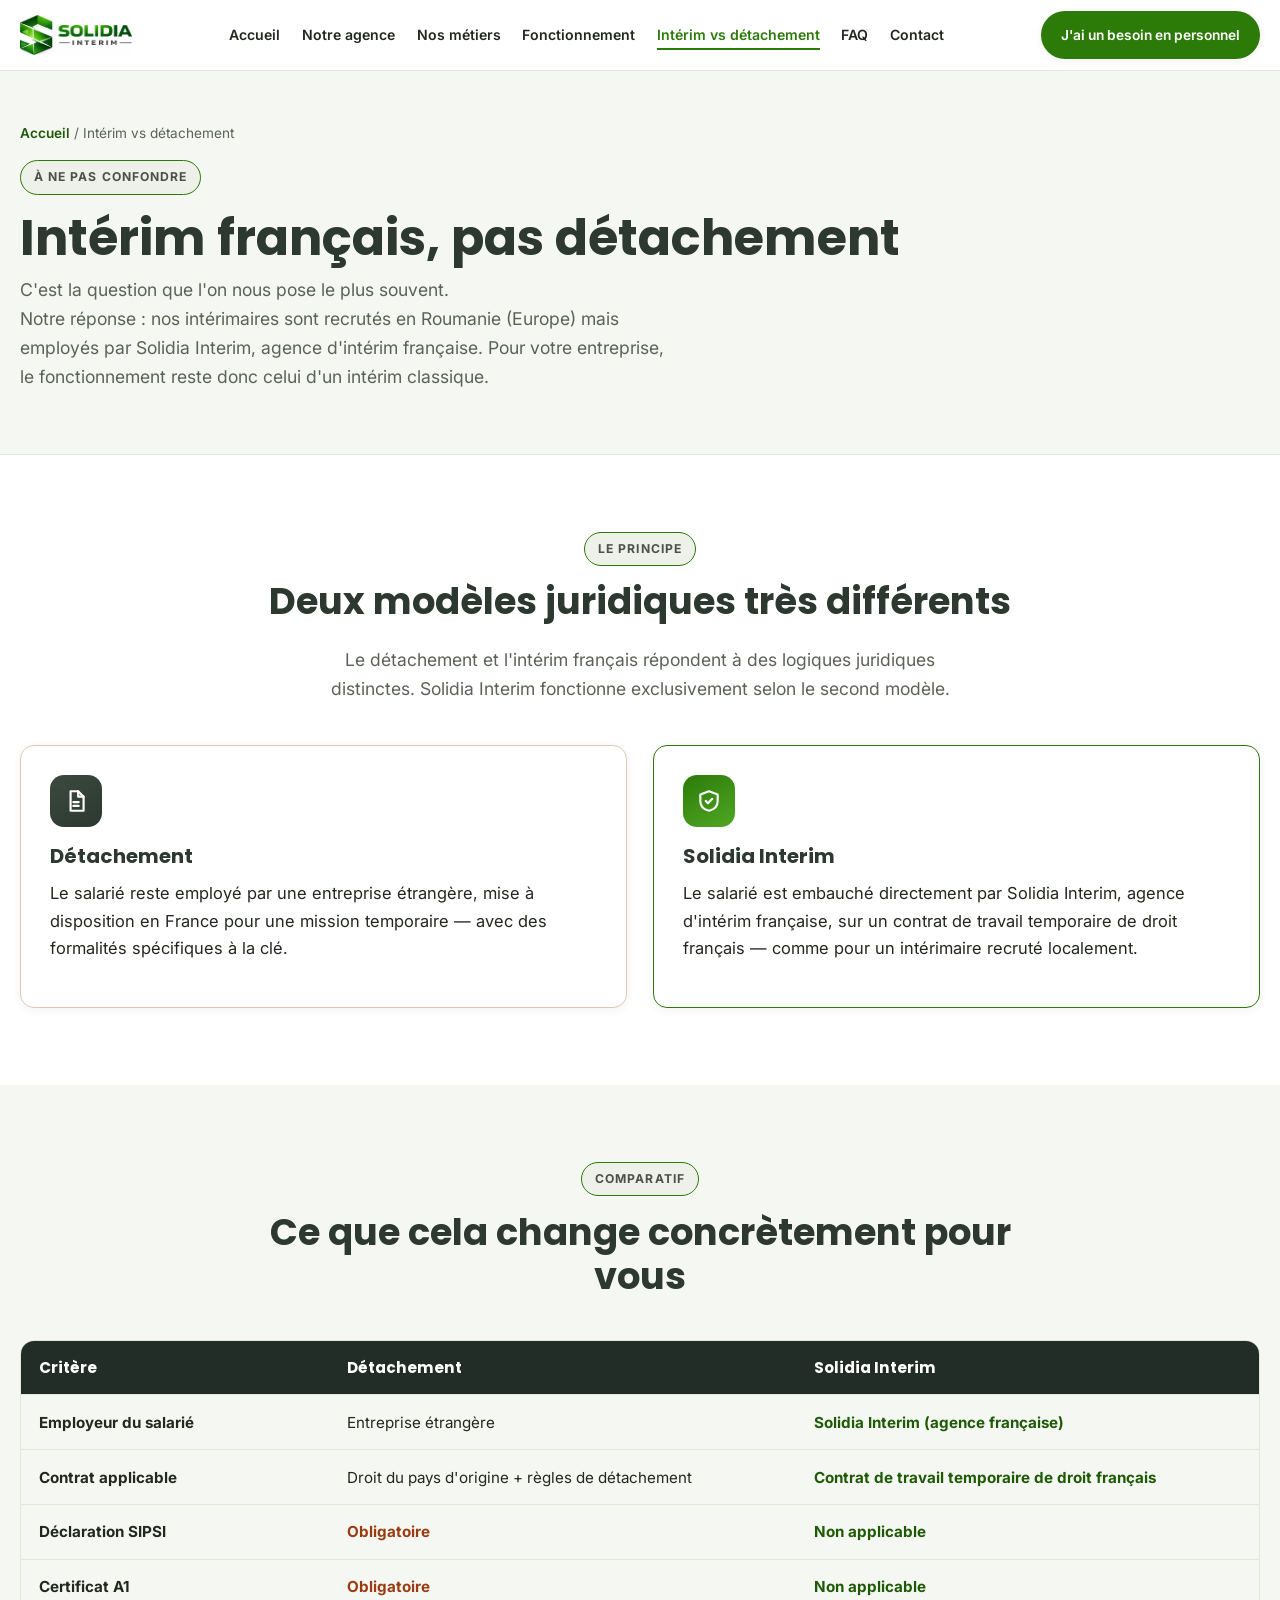
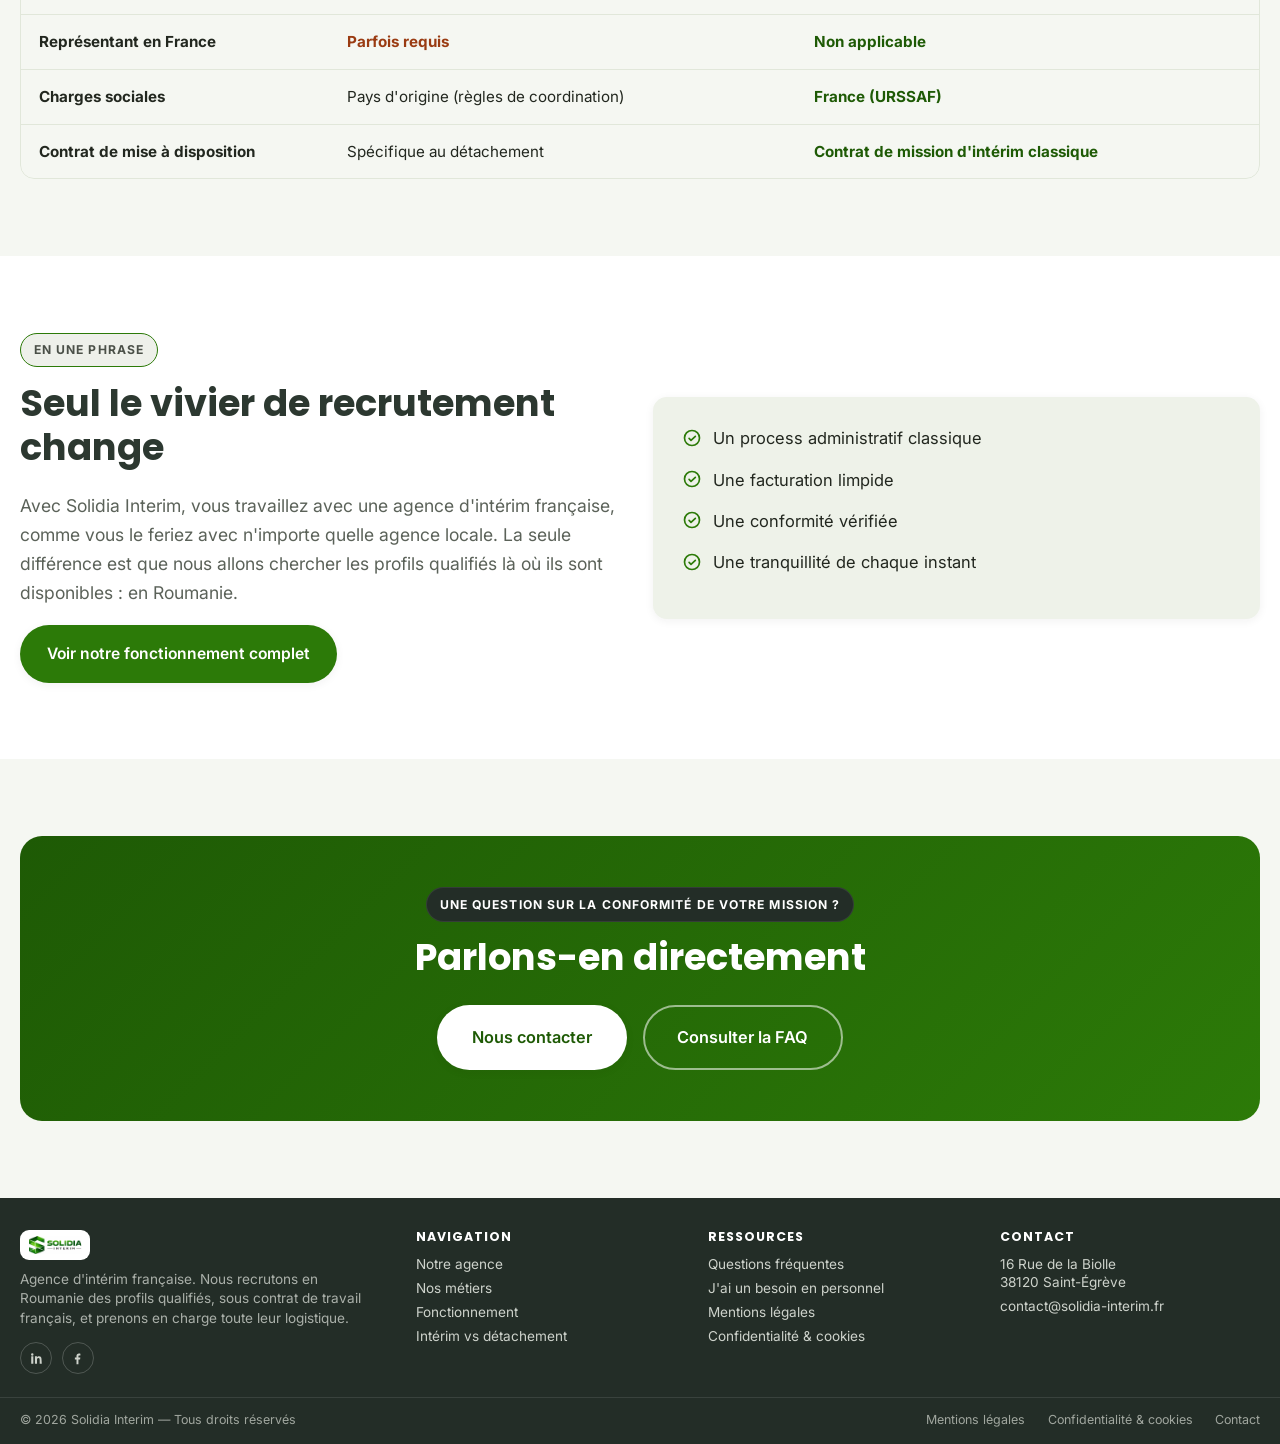
<file: interim-vs-detachement.html>
<!DOCTYPE html>
<html lang="fr">
<head>
<!-- Google tag (gtag.js) -->
<script async src="https://www.googletagmanager.com/gtag/js?id=G-4DT7WK8C0K"></script>
<script>
  window.dataLayer = window.dataLayer || [];
  function gtag(){dataLayer.push(arguments);}
  gtag('js', new Date());
  gtag('config', 'G-4DT7WK8C0K');
</script>
<meta charset="UTF-8">
<meta name="viewport" content="width=device-width, initial-scale=1.0">
<title>Intérim vs détachement : la différence | Solidia Interim</title>
<meta name="description" content="Solidia Interim ne pratique pas le détachement. La différence avec l'intérim français : contrat, charges sociales, formalités SIPSI et A1.">
<link rel="canonical" href="https://www.solidia-interim.fr/interim-vs-detachement.html">
<meta name="robots" content="index, follow">
<meta name="author" content="Solidia Interim">
<link rel="icon" type="image/png" href="images/favicon-32.png" sizes="32x32">
<link rel="icon" type="image/png" href="images/favicon-512.png" sizes="512x512">
<link rel="apple-touch-icon" href="images/apple-touch-icon.png">
<meta property="og:type" content="website">
<meta property="og:site_name" content="Solidia Interim">
<meta property="og:title" content="Intérim vs détachement : la différence | Solidia Interim">
<meta property="og:description" content="Solidia Interim ne pratique pas le détachement. La différence avec l'intérim français : contrat, charges sociales, formalités SIPSI et A1.">
<meta property="og:url" content="https://www.solidia-interim.fr/interim-vs-detachement.html">
<meta property="og:image" content="https://www.solidia-interim.fr/images/og-image.png">
<meta property="og:image:width" content="1200">
<meta property="og:image:height" content="630">
<meta name="twitter:image" content="https://www.solidia-interim.fr/images/og-image.png">
<meta property="og:locale" content="fr_FR">
<meta name="twitter:card" content="summary_large_image">
<meta name="twitter:title" content="Intérim vs détachement : la différence | Solidia Interim">
<meta name="twitter:description" content="Solidia Interim ne pratique pas le détachement. La différence avec l'intérim français : contrat, charges sociales, formalités SIPSI et A1.">
<link rel="preconnect" href="https://fonts.googleapis.com">
<link rel="preconnect" href="https://fonts.gstatic.com" crossorigin>
<link href="https://fonts.googleapis.com/css2?family=Inter:wght@400;500;600;700&family=Poppins:wght@600;700&display=swap" rel="stylesheet">
<link rel="stylesheet" href="css/styles.css">
<script type="application/ld+json">
{
  "@context": "https://schema.org",
  "@type": "FAQPage",
  "mainEntity": [
    {
      "@type": "Question",
      "name": "Quelle est la différence entre le détachement et l'intérim chez Solidia Interim ?",
      "acceptedAnswer": {
        "@type": "Answer",
        "text": "Dans le détachement, le salarié reste employé par une entreprise étrangère et est mis à disposition en France pour une mission temporaire, avec des formalités spécifiques. Chez Solidia Interim, le salarié est embauché directement par Solidia Interim, agence d'intérim française, sur un contrat de travail temporaire de droit français — comme pour un intérimaire recruté localement."
      }
    },
    {
      "@type": "Question",
      "name": "Qui est l'employeur des intérimaires recrutés par Solidia Interim ?",
      "acceptedAnswer": {
        "@type": "Answer",
        "text": "Solidia Interim, agence d'intérim française, employeur direct — et non une entreprise étrangère comme dans un schéma de détachement."
      }
    },
    {
      "@type": "Question",
      "name": "La déclaration SIPSI et le certificat A1 sont-ils nécessaires avec Solidia Interim ?",
      "acceptedAnswer": {
        "@type": "Answer",
        "text": "Non. Ces formalités sont obligatoires en cas de détachement, mais ne s'appliquent pas avec Solidia Interim puisqu'il s'agit d'un contrat de travail temporaire de droit français, avec charges sociales versées en France (URSSAF)."
      }
    },
    {
      "@type": "Question",
      "name": "Qu'est-ce qui change concrètement par rapport à une agence d'intérim locale classique ?",
      "acceptedAnswer": {
        "@type": "Answer",
        "text": "Seul le vivier de recrutement change. Le fonctionnement administratif, la facturation et le contrat restent ceux d'une agence d'intérim française classique ; Solidia Interim va simplement chercher les profils qualifiés en Roumanie."
      }
    }
  ]
}
</script>
</head>
<body>
<a class="skip-link" href="#main">Aller au contenu</a>
<header class="site-header">
  <div class="container header-bar">
    <a href="index.html" class="brand" aria-label="Solidia Interim — accueil">
      <img src="images/logo.png" alt="Solidia Interim" width="180" height="64" style="height:40px;width:auto;flex:none;">
    </a>
    <nav class="main-nav" aria-label="Navigation principale">
      <ul style="display:flex; gap:1.35rem; align-items:center;">
        <li><a href="index.html">Accueil</a></li>
        <li><a href="qui-sommes-nous.html">Notre agence</a></li>
        <li><a href="nos-secteurs.html">Nos métiers</a></li>
        <li><a href="comment-ca-marche.html">Fonctionnement</a></li>
        <li><a href="interim-vs-detachement.html" class="active">Intérim vs détachement</a></li>
        <li><a href="faq.html">FAQ</a></li>
        <li><a href="contact.html">Contact</a></li>
      </ul>
    </nav>
    <div class="header-cta">
      <a class="btn btn-primary" href="contact.html">J'ai un besoin en personnel</a>
      <button class="nav-toggle" aria-label="Ouvrir le menu"><svg viewBox="0 0 24 24" fill="none" stroke="currentColor" stroke-width="2" stroke-linecap="round" stroke-linejoin="round"><path d="M3 6h18M3 12h18M3 18h18"/></svg></button>
    </div>
  </div>
</header>
<div class="mobile-nav" role="dialog" aria-modal="true">
  <div class="mobile-nav-head">
    <img src="images/logo.png" alt="Solidia Interim" style="height:34px;width:auto;background:#fff;padding:.4rem .6rem;border-radius:8px;">
    <button class="mobile-nav-close" aria-label="Fermer le menu" style="background:none;border:none;color:#fff;"><svg viewBox="0 0 24 24" fill="none" stroke="currentColor" stroke-width="2" stroke-linecap="round" stroke-linejoin="round"><path d="M18 6L6 18M6 6l12 12"/></svg></button>
  </div>
  <a href="index.html">Accueil</a>
      <a href="qui-sommes-nous.html">Notre agence</a>
      <a href="nos-secteurs.html">Nos métiers</a>
      <a href="comment-ca-marche.html">Fonctionnement</a>
      <a href="interim-vs-detachement.html">Intérim vs détachement</a>
      <a href="faq.html">FAQ</a>
      <a href="contact.html">Contact</a>
  <a class="btn btn-primary btn-block" href="contact.html">J'ai un besoin en personnel</a>
</div>
<main id="main">

<section class="page-hero">
  <div class="container">
    <div class="breadcrumb"><a href="index.html">Accueil</a> / Intérim vs détachement</div>
    <span class="kicker">À ne pas confondre</span>
    <h1>Intérim français, pas détachement</h1>
    <p class="lead">C'est la question que l'on nous pose le plus souvent.<br>Notre réponse&nbsp;: nos intérimaires sont recrutés en Roumanie (Europe) mais employés par Solidia Interim, agence d'intérim française. Pour votre entreprise, le fonctionnement reste donc celui d'un intérim classique.</p>
  </div>
</section>

<section>
  <div class="container">
    <div class="section-head center">
      <span class="kicker">Le principe</span>
      <h2>Deux modèles juridiques très différents</h2>
      <p class="lead" style="margin-inline:auto;">Le détachement et l'intérim français répondent à des logiques juridiques distinctes. Solidia Interim fonctionne exclusivement selon le second modèle.</p>
    </div>
    <div class="grid grid-2">
      <div class="card" style="border-color:#e3c7b5;">
        <div class="icon-badge alt"><svg viewBox="0 0 24 24" fill="none" stroke="currentColor" stroke-width="2" stroke-linecap="round" stroke-linejoin="round"><path d="M7 3h7l5 5v13H7z"/><path d="M14 3v5h5"/><path d="M9.5 13h5M9.5 16.5h5"/></svg></div>
        <h3>Détachement</h3>
        <p>Le salarié reste employé par une entreprise étrangère, mise à disposition en France pour une mission temporaire — avec des formalités spécifiques à la clé.</p>
      </div>
      <div class="card" style="border-color:var(--brand-green);">
        <div class="icon-badge"><svg viewBox="0 0 24 24" fill="none" stroke="currentColor" stroke-width="2" stroke-linecap="round" stroke-linejoin="round"><path d="M12 3l8 3v6c0 4.5-3.2 7.9-8 9-4.8-1.1-8-4.5-8-9V6z"/><path d="M9 12l2 2 4-4"/></svg></div>
        <h3>Solidia Interim</h3>
        <p>Le salarié est embauché directement par Solidia Interim, agence d'intérim française, sur un contrat de travail temporaire de droit français — comme pour un intérimaire recruté localement.</p>
      </div>
    </div>
  </div>
</section>

<section class="section-alt">
  <div class="container">
    <div class="section-head center">
      <span class="kicker">Comparatif</span>
      <h2>Ce que cela change concrètement pour vous</h2>
    </div>
    <div class="table-scroll">
      <table class="compare">
        <thead>
          <tr><th>Critère</th><th>Détachement</th><th>Solidia Interim</th></tr>
        </thead>
        <tbody>
          <tr><td class="col-head">Employeur du salarié</td><td>Entreprise étrangère</td><td class="ok">Solidia Interim (agence française)</td></tr>
          <tr><td class="col-head">Contrat applicable</td><td>Droit du pays d'origine + règles de détachement</td><td class="ok">Contrat de travail temporaire de droit français</td></tr>
          <tr><td class="col-head">Déclaration SIPSI</td><td class="risk">Obligatoire</td><td class="ok">Non applicable</td></tr>
          <tr><td class="col-head">Certificat A1</td><td class="risk">Obligatoire</td><td class="ok">Non applicable</td></tr>
          <tr><td class="col-head">Représentant en France</td><td class="risk">Parfois requis</td><td class="ok">Non applicable</td></tr>
          <tr><td class="col-head">Charges sociales</td><td>Pays d'origine (règles de coordination)</td><td class="ok">France (URSSAF)</td></tr>
          <tr><td class="col-head">Contrat de mise à disposition</td><td>Spécifique au détachement</td><td class="ok">Contrat de mission d'intérim classique</td></tr>
        </tbody>
      </table>
    </div>
  </div>
</section>

<section>
  <div class="container">
    <div class="grid grid-2" style="align-items:center;">
      <div>
        <span class="kicker">En une phrase</span>
        <h2>Seul le vivier de recrutement change</h2>
        <p class="lead">Avec Solidia Interim, vous travaillez avec une agence d'intérim française, comme vous le feriez avec n'importe quelle agence locale. La seule différence est que nous allons chercher les profils qualifiés là où ils sont disponibles&nbsp;: en Roumanie.</p>
        <a href="comment-ca-marche.html" class="btn btn-primary">Voir notre fonctionnement complet</a>
      </div>
      <div class="card" style="background:var(--bg-light-2); border:none;">
        <ul class="check-list mb-0">
          <li><svg viewBox="0 0 24 24" fill="none" stroke="currentColor" stroke-width="2" stroke-linecap="round" stroke-linejoin="round"><circle cx="12" cy="12" r="9"/><path d="M8.5 12.5l2.3 2.3L16 10"/></svg><span>Un process administratif classique</span></li>
          <li><svg viewBox="0 0 24 24" fill="none" stroke="currentColor" stroke-width="2" stroke-linecap="round" stroke-linejoin="round"><circle cx="12" cy="12" r="9"/><path d="M8.5 12.5l2.3 2.3L16 10"/></svg><span>Une facturation limpide</span></li>
          <li><svg viewBox="0 0 24 24" fill="none" stroke="currentColor" stroke-width="2" stroke-linecap="round" stroke-linejoin="round"><circle cx="12" cy="12" r="9"/><path d="M8.5 12.5l2.3 2.3L16 10"/></svg><span>Une conformité vérifiée</span></li>
          <li><svg viewBox="0 0 24 24" fill="none" stroke="currentColor" stroke-width="2" stroke-linecap="round" stroke-linejoin="round"><circle cx="12" cy="12" r="9"/><path d="M8.5 12.5l2.3 2.3L16 10"/></svg><span>Une tranquillité de chaque instant</span></li>
        </ul>
      </div>
    </div>
  </div>
</section>

<section class="section-alt">
  <div class="container">
    <div class="cta-band">
      <span class="kicker">Une question sur la conformité de votre mission&nbsp;?</span>
      <h2>Parlons-en directement</h2>
      <div class="actions">
        <a href="contact.html" class="btn btn-primary btn-lg">Nous contacter</a>
        <a href="faq.html" class="btn btn-ghost btn-lg">Consulter la FAQ</a>
      </div>
    </div>
  </div>
</section>

</main>
<footer class="site-footer">
  <div class="container footer-top">
    <div class="footer-brand">
      <img src="images/logo.png" alt="Solidia Interim">
      <p>Agence d'intérim française. Nous recrutons en Roumanie des profils qualifiés, sous contrat de travail français, et prenons en charge toute leur logistique.</p>
      <div class="footer-social">
        <a href="https://www.linkedin.com/company/solidia-interim/" aria-label="Solidia Interim sur LinkedIn" target="_blank" rel="noopener noreferrer"><svg viewBox="0 0 24 24" fill="currentColor"><path d="M6.94 8.5H3.56V20.4h3.38zM5.25 3.6a1.96 1.96 0 1 0 0 3.92 1.96 1.96 0 0 0 0-3.92zM20.44 20.4h-3.37v-5.86c0-1.4-.03-3.2-1.95-3.2-1.96 0-2.26 1.53-2.26 3.1v5.96H9.5V8.5h3.24v1.63h.05c.45-.85 1.56-1.75 3.2-1.75 3.42 0 4.05 2.25 4.05 5.18z"/></svg></a>
        <a href="https://www.facebook.com/profile.php?id=61594364774209" aria-label="Solidia Interim sur Facebook" target="_blank" rel="noopener noreferrer"><svg viewBox="0 0 24 24" fill="currentColor"><path d="M13.5 21v-7.6h2.6l.4-3h-3v-1.9c0-.87.24-1.46 1.5-1.46h1.6V4.3c-.28-.04-1.23-.12-2.34-.12-2.32 0-3.9 1.4-3.9 4V10.4H7.8v3h2.6V21z"/></svg></a>
      </div>
    </div>
    <div class="footer-col">
      <h4>Navigation</h4>
      <ul>
        <li><a href="qui-sommes-nous.html">Notre agence</a></li>
        <li><a href="nos-secteurs.html">Nos métiers</a></li>
        <li><a href="comment-ca-marche.html">Fonctionnement</a></li>
        <li><a href="interim-vs-detachement.html">Intérim vs détachement</a></li>
      </ul>
    </div>
    <div class="footer-col">
      <h4>Ressources</h4>
      <ul>
        <li><a href="faq.html">Questions fréquentes</a></li>
        <li><a href="contact.html">J'ai un besoin en personnel</a></li>
        <li><a href="mentions-legales.html">Mentions légales</a></li>
        <li><a href="confidentialite.html">Confidentialité &amp; cookies</a></li>
      </ul>
    </div>
    <div class="footer-col">
      <h4>Contact</h4>
      <ul>
        <li>16 Rue de la Biolle<br>38120 Saint-Égrève</li>
        <li><a href="mailto:contact@solidia-interim.fr">contact@solidia-interim.fr</a></li>
      </ul>
    </div>
  </div>
  <div class="container footer-bottom">
    <span>© <span class="current-year">2026</span> Solidia Interim — Tous droits réservés</span>
    <div class="footer-legal-links">
      <a href="mentions-legales.html">Mentions légales</a>
      <a href="confidentialite.html">Confidentialité &amp; cookies</a>
      <a href="contact.html">Contact</a>
    </div>
  </div>
</footer>
<script src="js/main.js"></script>
</body>
</html>
</file>
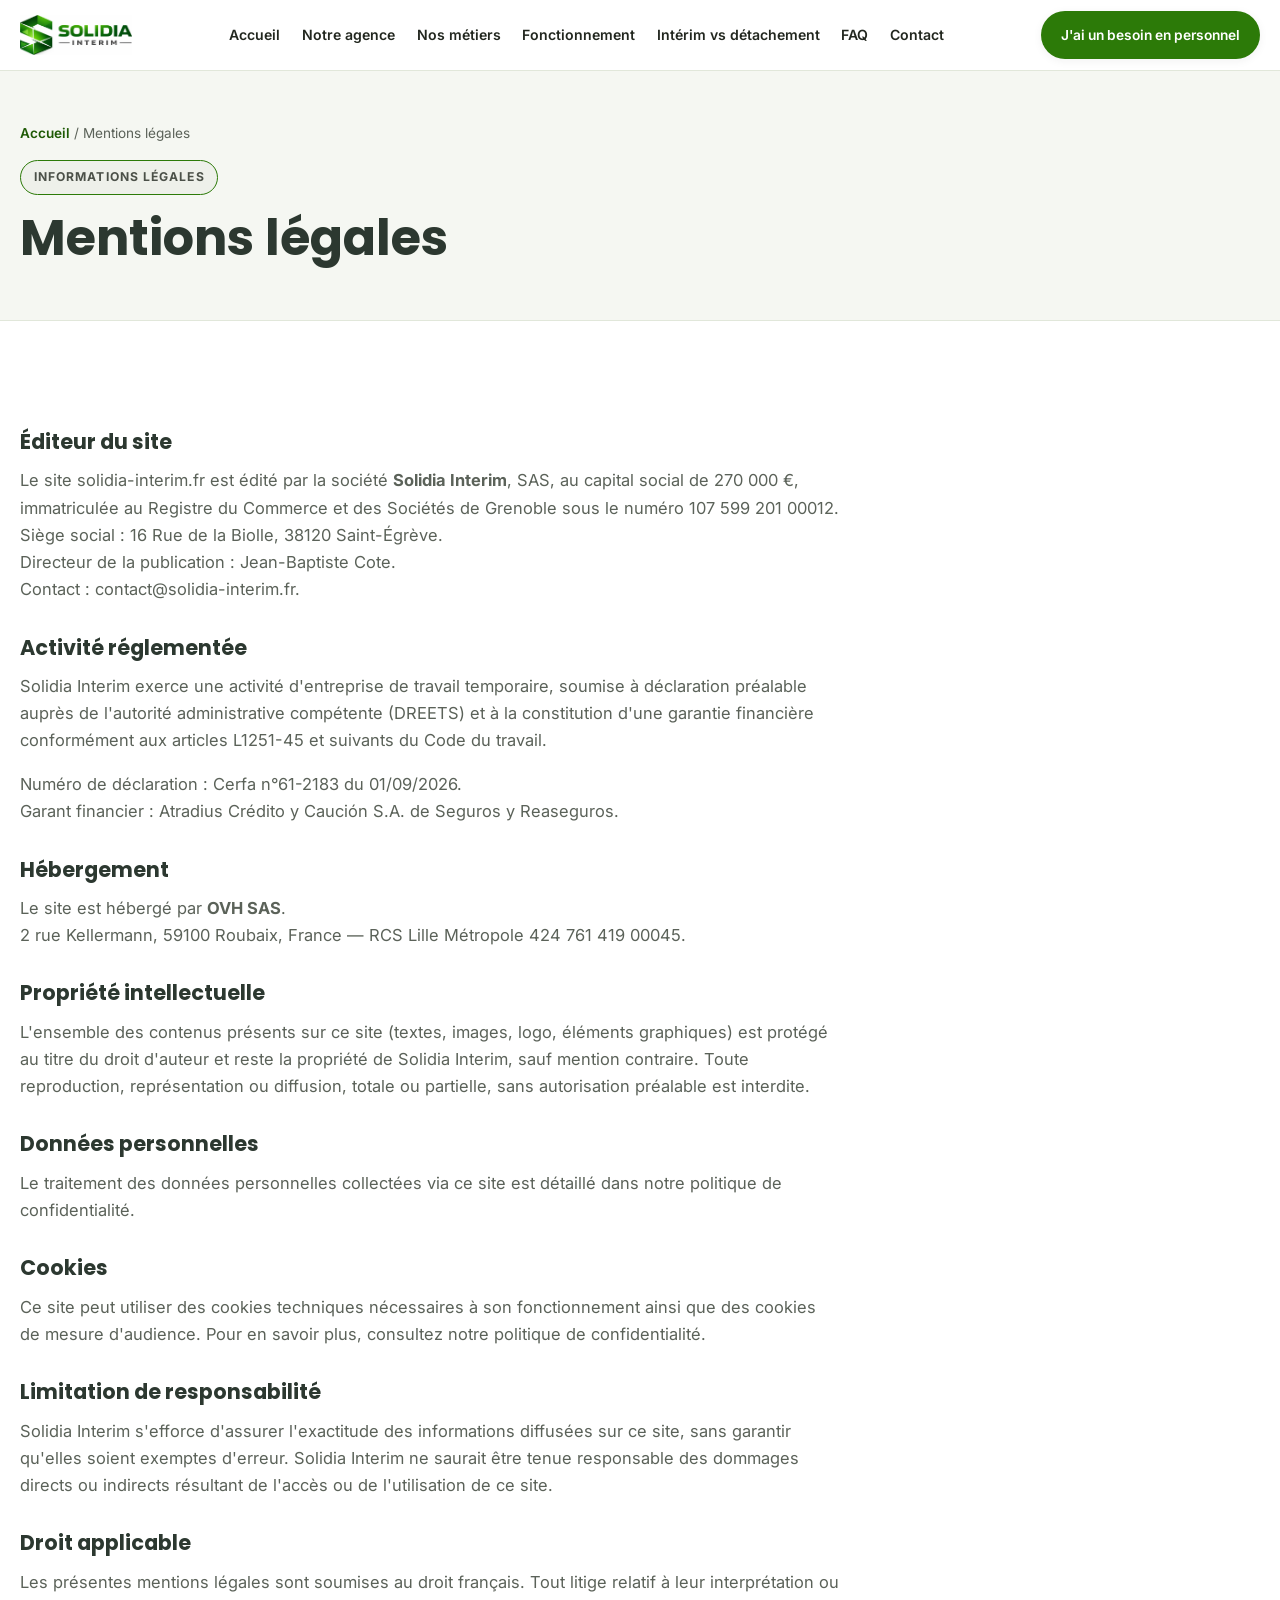
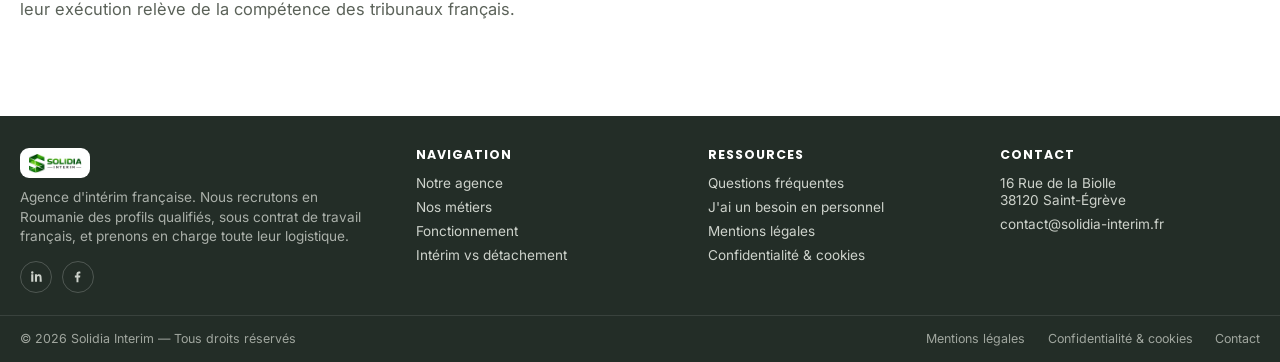
<file: mentions-legales.html>
<!DOCTYPE html>
<html lang="fr">
<head>
<!-- Google tag (gtag.js) -->
<script async src="https://www.googletagmanager.com/gtag/js?id=G-4DT7WK8C0K"></script>
<script>
  window.dataLayer = window.dataLayer || [];
  function gtag(){dataLayer.push(arguments);}
  gtag('js', new Date());
  gtag('config', 'G-4DT7WK8C0K');
</script>
<meta charset="UTF-8">
<meta name="viewport" content="width=device-width, initial-scale=1.0">
<title>Mentions légales | Solidia Interim</title>
<meta name="description" content="Mentions légales du site solidia-interim.fr : éditeur, hébergement, propriété intellectuelle et informations réglementaires de l'agence Solidia Interim.">
<link rel="canonical" href="https://www.solidia-interim.fr/mentions-legales.html">
<meta name="robots" content="index, follow">
<meta name="author" content="Solidia Interim">
<link rel="icon" type="image/png" href="images/favicon-32.png" sizes="32x32">
<link rel="icon" type="image/png" href="images/favicon-512.png" sizes="512x512">
<link rel="apple-touch-icon" href="images/apple-touch-icon.png">
<meta property="og:type" content="website">
<meta property="og:site_name" content="Solidia Interim">
<meta property="og:title" content="Mentions légales | Solidia Interim">
<meta property="og:description" content="Mentions légales du site solidia-interim.fr : éditeur, hébergement, propriété intellectuelle et informations réglementaires de l'agence Solidia Interim.">
<meta property="og:url" content="https://www.solidia-interim.fr/mentions-legales.html">
<meta property="og:image" content="https://www.solidia-interim.fr/images/og-image.png">
<meta property="og:image:width" content="1200">
<meta property="og:image:height" content="630">
<meta name="twitter:image" content="https://www.solidia-interim.fr/images/og-image.png">
<meta property="og:locale" content="fr_FR">
<meta name="twitter:card" content="summary_large_image">
<meta name="twitter:title" content="Mentions légales | Solidia Interim">
<meta name="twitter:description" content="Mentions légales du site solidia-interim.fr : éditeur, hébergement, propriété intellectuelle et informations réglementaires de l'agence Solidia Interim.">
<link rel="preconnect" href="https://fonts.googleapis.com">
<link rel="preconnect" href="https://fonts.gstatic.com" crossorigin>
<link href="https://fonts.googleapis.com/css2?family=Inter:wght@400;500;600;700&family=Poppins:wght@600;700&display=swap" rel="stylesheet">
<link rel="stylesheet" href="css/styles.css">

</head>
<body>
<a class="skip-link" href="#main">Aller au contenu</a>
<header class="site-header">
  <div class="container header-bar">
    <a href="index.html" class="brand" aria-label="Solidia Interim — accueil">
      <img src="images/logo.png" alt="Solidia Interim" width="180" height="64" style="height:40px;width:auto;flex:none;">
    </a>
    <nav class="main-nav" aria-label="Navigation principale">
      <ul style="display:flex; gap:1.35rem; align-items:center;">
        <li><a href="index.html">Accueil</a></li>
        <li><a href="qui-sommes-nous.html">Notre agence</a></li>
        <li><a href="nos-secteurs.html">Nos métiers</a></li>
        <li><a href="comment-ca-marche.html">Fonctionnement</a></li>
        <li><a href="interim-vs-detachement.html">Intérim vs détachement</a></li>
        <li><a href="faq.html">FAQ</a></li>
        <li><a href="contact.html">Contact</a></li>
      </ul>
    </nav>
    <div class="header-cta">
      <a class="btn btn-primary" href="contact.html">J'ai un besoin en personnel</a>
      <button class="nav-toggle" aria-label="Ouvrir le menu"><svg viewBox="0 0 24 24" fill="none" stroke="currentColor" stroke-width="2" stroke-linecap="round" stroke-linejoin="round"><path d="M3 6h18M3 12h18M3 18h18"/></svg></button>
    </div>
  </div>
</header>
<div class="mobile-nav" role="dialog" aria-modal="true">
  <div class="mobile-nav-head">
    <img src="images/logo.png" alt="Solidia Interim" style="height:34px;width:auto;background:#fff;padding:.4rem .6rem;border-radius:8px;">
    <button class="mobile-nav-close" aria-label="Fermer le menu" style="background:none;border:none;color:#fff;"><svg viewBox="0 0 24 24" fill="none" stroke="currentColor" stroke-width="2" stroke-linecap="round" stroke-linejoin="round"><path d="M18 6L6 18M6 6l12 12"/></svg></button>
  </div>
  <a href="index.html">Accueil</a>
      <a href="qui-sommes-nous.html">Notre agence</a>
      <a href="nos-secteurs.html">Nos métiers</a>
      <a href="comment-ca-marche.html">Fonctionnement</a>
      <a href="interim-vs-detachement.html">Intérim vs détachement</a>
      <a href="faq.html">FAQ</a>
      <a href="contact.html">Contact</a>
  <a class="btn btn-primary btn-block" href="contact.html">J'ai un besoin en personnel</a>
</div>
<main id="main">

<section class="page-hero">
  <div class="container">
    <div class="breadcrumb"><a href="index.html">Accueil</a> / Mentions légales</div>
    <span class="kicker">Informations légales</span>
    <h1>Mentions légales</h1>
  </div>
</section>
<section>
  <div class="container">
    <div class="legal-content" style="max-width:820px;">
      <h2>Éditeur du site</h2>
      <p>
        Le site solidia-interim.fr est édité par la société <strong>Solidia Interim</strong>, SAS, au capital social de 270 000 €, immatriculée au Registre du Commerce et des Sociétés de Grenoble sous le numéro 107 599 201 00012.<br>
        Siège social&nbsp;: 16 Rue de la Biolle, 38120 Saint-Égrève.<br>
        Directeur de la publication&nbsp;: Jean-Baptiste Cote.<br>
        Contact&nbsp;: <a href="mailto:contact@solidia-interim.fr">contact@solidia-interim.fr</a>.
      </p>

      <h2>Activité réglementée</h2>
      <p>Solidia Interim exerce une activité d'entreprise de travail temporaire, soumise à déclaration préalable auprès de l'autorité administrative compétente (DREETS) et à la constitution d'une garantie financière conformément aux articles L1251-45 et suivants du Code du travail.</p>
      <p>Numéro de déclaration&nbsp;: Cerfa n°61-2183 du 01/09/2026.<br>Garant financier&nbsp;: Atradius Crédito y Caución S.A. de Seguros y Reaseguros.</p>

      <h2>Hébergement</h2>
      <p>Le site est hébergé par <strong>OVH SAS</strong>.<br>2 rue Kellermann, 59100 Roubaix, France — RCS Lille Métropole 424 761 419 00045.</p>

      <h2>Propriété intellectuelle</h2>
      <p>L'ensemble des contenus présents sur ce site (textes, images, logo, éléments graphiques) est protégé au titre du droit d'auteur et reste la propriété de Solidia Interim, sauf mention contraire. Toute reproduction, représentation ou diffusion, totale ou partielle, sans autorisation préalable est interdite.</p>

      <h2>Données personnelles</h2>
      <p>Le traitement des données personnelles collectées via ce site est détaillé dans notre <a href="confidentialite.html">politique de confidentialité</a>.</p>

      <h2>Cookies</h2>
      <p>Ce site peut utiliser des cookies techniques nécessaires à son fonctionnement ainsi que des cookies de mesure d'audience. Pour en savoir plus, consultez notre <a href="confidentialite.html">politique de confidentialité</a>.</p>

      <h2>Limitation de responsabilité</h2>
      <p>Solidia Interim s'efforce d'assurer l'exactitude des informations diffusées sur ce site, sans garantir qu'elles soient exemptes d'erreur. Solidia Interim ne saurait être tenue responsable des dommages directs ou indirects résultant de l'accès ou de l'utilisation de ce site.</p>

      <h2>Droit applicable</h2>
      <p>Les présentes mentions légales sont soumises au droit français. Tout litige relatif à leur interprétation ou leur exécution relève de la compétence des tribunaux français.</p>
    </div>
  </div>
</section>

</main>
<footer class="site-footer">
  <div class="container footer-top">
    <div class="footer-brand">
      <img src="images/logo.png" alt="Solidia Interim">
      <p>Agence d'intérim française. Nous recrutons en Roumanie des profils qualifiés, sous contrat de travail français, et prenons en charge toute leur logistique.</p>
      <div class="footer-social">
        <a href="https://www.linkedin.com/company/solidia-interim/" aria-label="Solidia Interim sur LinkedIn" target="_blank" rel="noopener noreferrer"><svg viewBox="0 0 24 24" fill="currentColor"><path d="M6.94 8.5H3.56V20.4h3.38zM5.25 3.6a1.96 1.96 0 1 0 0 3.92 1.96 1.96 0 0 0 0-3.92zM20.44 20.4h-3.37v-5.86c0-1.4-.03-3.2-1.95-3.2-1.96 0-2.26 1.53-2.26 3.1v5.96H9.5V8.5h3.24v1.63h.05c.45-.85 1.56-1.75 3.2-1.75 3.42 0 4.05 2.25 4.05 5.18z"/></svg></a>
        <a href="https://www.facebook.com/profile.php?id=61594364774209" aria-label="Solidia Interim sur Facebook" target="_blank" rel="noopener noreferrer"><svg viewBox="0 0 24 24" fill="currentColor"><path d="M13.5 21v-7.6h2.6l.4-3h-3v-1.9c0-.87.24-1.46 1.5-1.46h1.6V4.3c-.28-.04-1.23-.12-2.34-.12-2.32 0-3.9 1.4-3.9 4V10.4H7.8v3h2.6V21z"/></svg></a>
      </div>
    </div>
    <div class="footer-col">
      <h4>Navigation</h4>
      <ul>
        <li><a href="qui-sommes-nous.html">Notre agence</a></li>
        <li><a href="nos-secteurs.html">Nos métiers</a></li>
        <li><a href="comment-ca-marche.html">Fonctionnement</a></li>
        <li><a href="interim-vs-detachement.html">Intérim vs détachement</a></li>
      </ul>
    </div>
    <div class="footer-col">
      <h4>Ressources</h4>
      <ul>
        <li><a href="faq.html">Questions fréquentes</a></li>
        <li><a href="contact.html">J'ai un besoin en personnel</a></li>
        <li><a href="mentions-legales.html">Mentions légales</a></li>
        <li><a href="confidentialite.html">Confidentialité &amp; cookies</a></li>
      </ul>
    </div>
    <div class="footer-col">
      <h4>Contact</h4>
      <ul>
        <li>16 Rue de la Biolle<br>38120 Saint-Égrève</li>
        <li><a href="mailto:contact@solidia-interim.fr">contact@solidia-interim.fr</a></li>
      </ul>
    </div>
  </div>
  <div class="container footer-bottom">
    <span>© <span class="current-year">2026</span> Solidia Interim — Tous droits réservés</span>
    <div class="footer-legal-links">
      <a href="mentions-legales.html">Mentions légales</a>
      <a href="confidentialite.html">Confidentialité &amp; cookies</a>
      <a href="contact.html">Contact</a>
    </div>
  </div>
</footer>
<script src="js/main.js"></script>
</body>
</html>
</file>
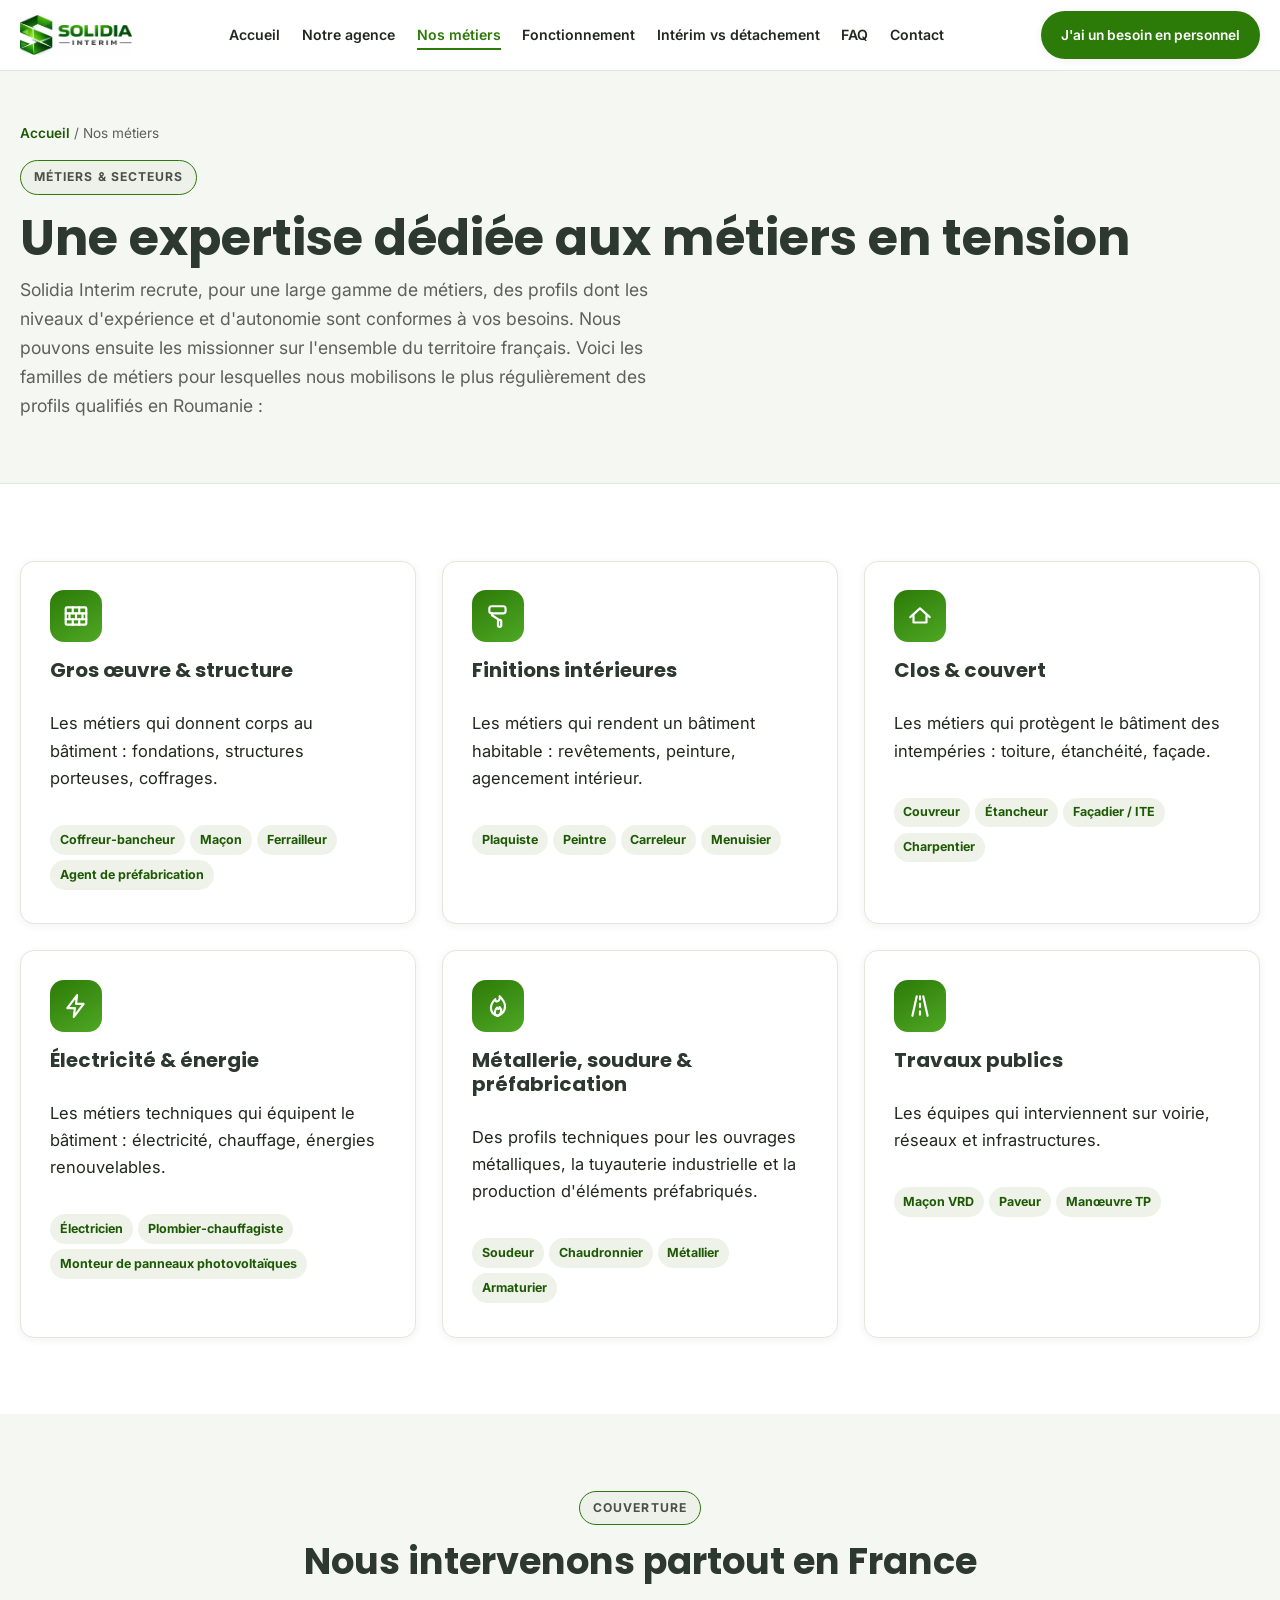
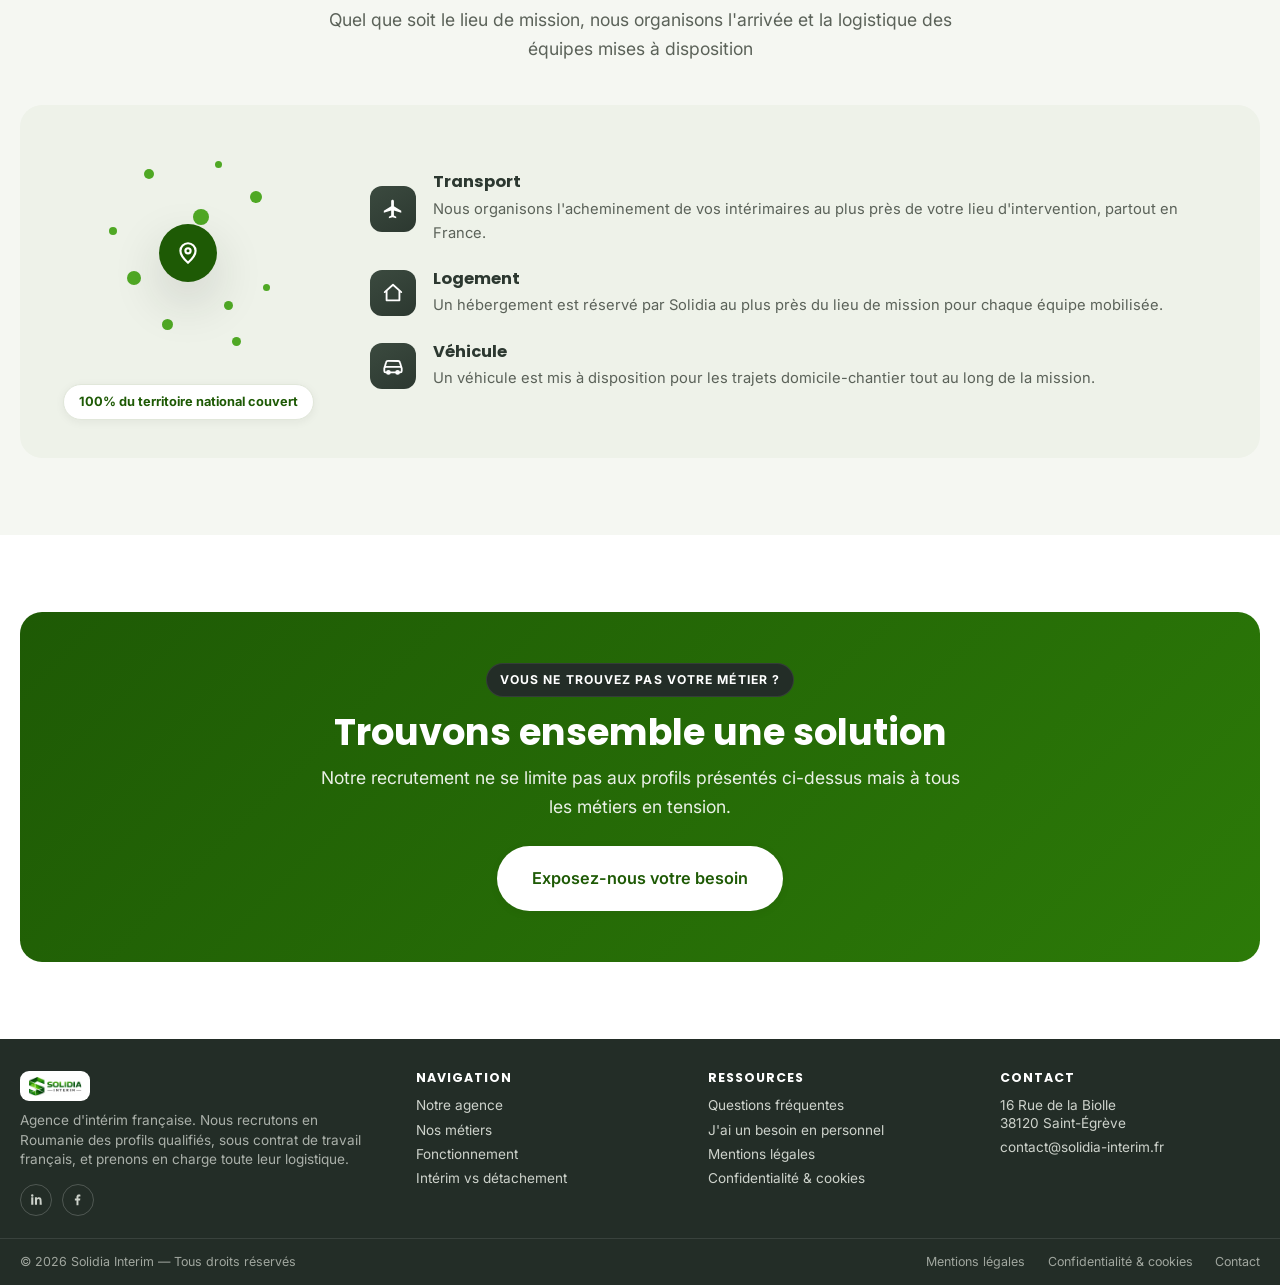
<file: nos-secteurs.html>
<!DOCTYPE html>
<html lang="fr">
<head>
<!-- Google tag (gtag.js) -->
<script async src="https://www.googletagmanager.com/gtag/js?id=G-4DT7WK8C0K"></script>
<script>
  window.dataLayer = window.dataLayer || [];
  function gtag(){dataLayer.push(arguments);}
  gtag('js', new Date());
  gtag('config', 'G-4DT7WK8C0K');
</script>
<meta charset="UTF-8">
<meta name="viewport" content="width=device-width, initial-scale=1.0">
<title>Nos secteurs & métiers | Solidia Interim</title>
<meta name="description" content="Gros œuvre, finitions, clos & couvert, électricité, métallerie, travaux publics : les métiers pour lesquels Solidia Interim recrute en Roumanie.">
<link rel="canonical" href="https://www.solidia-interim.fr/nos-secteurs.html">
<meta name="robots" content="index, follow">
<meta name="author" content="Solidia Interim">
<link rel="icon" type="image/png" href="images/favicon-32.png" sizes="32x32">
<link rel="icon" type="image/png" href="images/favicon-512.png" sizes="512x512">
<link rel="apple-touch-icon" href="images/apple-touch-icon.png">
<meta property="og:type" content="website">
<meta property="og:site_name" content="Solidia Interim">
<meta property="og:title" content="Nos secteurs & métiers | Solidia Interim">
<meta property="og:description" content="Gros œuvre, finitions, clos & couvert, électricité, métallerie, travaux publics : les métiers pour lesquels Solidia Interim recrute en Roumanie.">
<meta property="og:url" content="https://www.solidia-interim.fr/nos-secteurs.html">
<meta property="og:image" content="https://www.solidia-interim.fr/images/og-image.png">
<meta property="og:image:width" content="1200">
<meta property="og:image:height" content="630">
<meta name="twitter:image" content="https://www.solidia-interim.fr/images/og-image.png">
<meta property="og:locale" content="fr_FR">
<meta name="twitter:card" content="summary_large_image">
<meta name="twitter:title" content="Nos secteurs & métiers | Solidia Interim">
<meta name="twitter:description" content="Gros œuvre, finitions, clos & couvert, électricité, métallerie, travaux publics : les métiers pour lesquels Solidia Interim recrute en Roumanie.">
<link rel="preconnect" href="https://fonts.googleapis.com">
<link rel="preconnect" href="https://fonts.gstatic.com" crossorigin>
<link href="https://fonts.googleapis.com/css2?family=Inter:wght@400;500;600;700&family=Poppins:wght@600;700&display=swap" rel="stylesheet">
<link rel="stylesheet" href="css/styles.css">

</head>
<body>
<a class="skip-link" href="#main">Aller au contenu</a>
<header class="site-header">
  <div class="container header-bar">
    <a href="index.html" class="brand" aria-label="Solidia Interim — accueil">
      <img src="images/logo.png" alt="Solidia Interim" width="180" height="64" style="height:40px;width:auto;flex:none;">
    </a>
    <nav class="main-nav" aria-label="Navigation principale">
      <ul style="display:flex; gap:1.35rem; align-items:center;">
        <li><a href="index.html">Accueil</a></li>
        <li><a href="qui-sommes-nous.html">Notre agence</a></li>
        <li><a href="nos-secteurs.html" class="active">Nos métiers</a></li>
        <li><a href="comment-ca-marche.html">Fonctionnement</a></li>
        <li><a href="interim-vs-detachement.html">Intérim vs détachement</a></li>
        <li><a href="faq.html">FAQ</a></li>
        <li><a href="contact.html">Contact</a></li>
      </ul>
    </nav>
    <div class="header-cta">
      <a class="btn btn-primary" href="contact.html">J'ai un besoin en personnel</a>
      <button class="nav-toggle" aria-label="Ouvrir le menu"><svg viewBox="0 0 24 24" fill="none" stroke="currentColor" stroke-width="2" stroke-linecap="round" stroke-linejoin="round"><path d="M3 6h18M3 12h18M3 18h18"/></svg></button>
    </div>
  </div>
</header>
<div class="mobile-nav" role="dialog" aria-modal="true">
  <div class="mobile-nav-head">
    <img src="images/logo.png" alt="Solidia Interim" style="height:34px;width:auto;background:#fff;padding:.4rem .6rem;border-radius:8px;">
    <button class="mobile-nav-close" aria-label="Fermer le menu" style="background:none;border:none;color:#fff;"><svg viewBox="0 0 24 24" fill="none" stroke="currentColor" stroke-width="2" stroke-linecap="round" stroke-linejoin="round"><path d="M18 6L6 18M6 6l12 12"/></svg></button>
  </div>
  <a href="index.html">Accueil</a>
      <a href="qui-sommes-nous.html">Notre agence</a>
      <a href="nos-secteurs.html">Nos métiers</a>
      <a href="comment-ca-marche.html">Fonctionnement</a>
      <a href="interim-vs-detachement.html">Intérim vs détachement</a>
      <a href="faq.html">FAQ</a>
      <a href="contact.html">Contact</a>
  <a class="btn btn-primary btn-block" href="contact.html">J'ai un besoin en personnel</a>
</div>
<main id="main">

<section class="page-hero">
  <div class="container">
    <div class="breadcrumb"><a href="index.html">Accueil</a> / Nos métiers</div>
    <span class="kicker">Métiers &amp; secteurs</span>
    <h1>Une expertise dédiée aux métiers en tension</h1>
    <p class="lead">Solidia Interim recrute, pour une large gamme de métiers, des profils dont les niveaux d'expérience et d'autonomie sont conformes à vos besoins. Nous pouvons ensuite les missionner sur l'ensemble du territoire français. Voici les familles de métiers pour lesquelles nous mobilisons le plus régulièrement des profils qualifiés en Roumanie&nbsp;:</p>
  </div>
</section>

<section>
  <div class="container">
    <div class="grid grid-3">
      <div class="card card-row" style="flex-direction:column;">
        <div class="icon-badge"><svg viewBox="0 0 24 24" fill="none" stroke="currentColor" stroke-width="2" stroke-linecap="round" stroke-linejoin="round"><rect x="2.5" y="4" width="19" height="16" rx="1"/><path d="M2.5 9.5h19M2.5 15h19"/><path d="M9 4v5.5M15 4v5.5M6 9.5V15M12 9.5V15M18 9.5V15M9 15v5M15 15v5"/></svg></div>
        <h3>Gros œuvre &amp; structure</h3>
        <p>Les métiers qui donnent corps au bâtiment&nbsp;: fondations, structures porteuses, coffrages.</p>
        <div><span class="tag">Coffreur-bancheur</span><span class="tag">Maçon</span><span class="tag">Ferrailleur</span><span class="tag">Agent de préfabrication</span></div>
      </div>
      <div class="card card-row" style="flex-direction:column;">
        <div class="icon-badge"><svg viewBox="0 0 24 24" fill="none" stroke="currentColor" stroke-width="2" stroke-linecap="round" stroke-linejoin="round"><rect x="4" y="3" width="15" height="6.5" rx="2.2"/><path d="M6.5 9.5v1.8"/><path d="M6.5 11.3l6.5 4.2"/><rect x="12" y="15.5" width="3" height="6.5" rx="1.5"/></svg></div>
        <h3>Finitions intérieures</h3>
        <p>Les métiers qui rendent un bâtiment habitable&nbsp;: revêtements, peinture, agencement intérieur.</p>
        <div><span class="tag">Plaquiste</span><span class="tag">Peintre</span><span class="tag">Carreleur</span><span class="tag">Menuisier</span></div>
      </div>
      <div class="card card-row" style="flex-direction:column;">
        <div class="icon-badge"><svg viewBox="0 0 24 24" fill="none" stroke="currentColor" stroke-width="2" stroke-linecap="round" stroke-linejoin="round"><path d="M3 13L12 5l9 8"/><path d="M6 11.5V18h12v-6.5"/></svg></div>
        <h3>Clos &amp; couvert</h3>
        <p>Les métiers qui protègent le bâtiment des intempéries&nbsp;: toiture, étanchéité, façade.</p>
        <div><span class="tag">Couvreur</span><span class="tag">Étancheur</span><span class="tag">Façadier / ITE</span><span class="tag">Charpentier</span></div>
      </div>
      <div class="card card-row" style="flex-direction:column;">
        <div class="icon-badge"><svg viewBox="0 0 24 24" fill="none" stroke="currentColor" stroke-width="2" stroke-linecap="round" stroke-linejoin="round"><path d="M13 2 4 14h7l-1 8 9-12h-7z"/></svg></div>
        <h3>Électricité &amp; énergie</h3>
        <p>Les métiers techniques qui équipent le bâtiment&nbsp;: électricité, chauffage, énergies renouvelables.</p>
        <div><span class="tag">Électricien</span><span class="tag">Plombier-chauffagiste</span><span class="tag">Monteur de panneaux photovoltaïques</span></div>
      </div>
      <div class="card card-row" style="flex-direction:column;">
        <div class="icon-badge"><svg viewBox="0 0 24 24" fill="none" stroke="currentColor" stroke-width="2" stroke-linecap="round" stroke-linejoin="round"><path d="M12 21c4.5-1.8 6.5-5 6.5-8.8C18.5 8.5 16 5.5 13.5 3c.7 2.8-1 4.8-2.3 4.8-1 0-1.7-.9-1.7-2.1C7 8 5.5 10.8 5.5 13.8 5.5 17.6 7.5 20 12 21z"/><path d="M12 21c2-.9 3-2.6 3-4.5 0-1.5-.8-2.6-1.6-3.5.1 1-.4 1.7-1.1 1.7-.6 0-1-.5-1-1.2-1.4 1.3-2.3 2.9-2.3 4.5 0 1.9 1.1 3.3 3 3z"/></svg></div>
        <h3>Métallerie, soudure &amp; préfabrication</h3>
        <p>Des profils techniques pour les ouvrages métalliques, la tuyauterie industrielle et la production d'éléments préfabriqués.</p>
        <div><span class="tag">Soudeur</span><span class="tag">Chaudronnier</span><span class="tag">Métallier</span><span class="tag">Armaturier</span></div>
      </div>
      <div class="card card-row" style="flex-direction:column;">
        <div class="icon-badge"><svg viewBox="0 0 24 24" fill="none" stroke="currentColor" stroke-width="2" stroke-linecap="round" stroke-linejoin="round"><path d="M9 3 5 21"/><path d="M15 3l4 18"/><path d="M12 3v3M12 10v3M12 17v3"/></svg></div>
        <h3>Travaux publics</h3>
        <p>Les équipes qui interviennent sur voirie, réseaux et infrastructures.</p>
        <div><span class="tag">Maçon VRD</span><span class="tag">Paveur</span><span class="tag">Manœuvre TP</span></div>
      </div>
    </div>
  </div>
</section>

<section class="section-alt">
  <div class="container">
    <div class="section-head center">
      <span class="kicker">Couverture</span>
      <h2>Nous intervenons partout en France</h2>
      <p class="lead" style="margin-inline:auto;">Quel que soit le lieu de mission, nous organisons l'arrivée et la logistique des équipes mises à disposition</p>
    </div>
    <div class="coverage-grid">
      <div class="coverage-map-wrap">
        <div class="coverage-map">
          <div class="dot" style="width:10px;height:10px;top:12%;left:30%;--delay:.2s;--dur:3.6s;"></div>
          <div class="dot" style="width:7px;height:7px;top:8%;left:62%;--delay:1.1s;--dur:4.2s;"></div>
          <div class="dot" style="width:12px;height:12px;top:22%;left:78%;--delay:.6s;--dur:3.9s;"></div>
          <div class="dot" style="width:8px;height:8px;top:38%;left:14%;--delay:1.8s;--dur:4.5s;"></div>
          <div class="dot" style="width:14px;height:14px;top:58%;left:22%;--delay:0s;--dur:4s;"></div>
          <div class="dot" style="width:9px;height:9px;top:72%;left:66%;--delay:1.4s;--dur:3.7s;"></div>
          <div class="dot" style="width:11px;height:11px;top:80%;left:38%;--delay:.9s;--dur:4.3s;"></div>
          <div class="dot" style="width:7px;height:7px;top:64%;left:84%;--delay:2.1s;--dur:3.5s;"></div>
          <div class="dot" style="width:16px;height:16px;top:30%;left:52%;--delay:.4s;--dur:4.6s;"></div>
          <div class="dot" style="width:9px;height:9px;top:88%;left:70%;--delay:1.6s;--dur:4.1s;"></div>
          <div class="coverage-pin"><svg viewBox="0 0 24 24" fill="none" stroke="currentColor" stroke-width="2" stroke-linecap="round" stroke-linejoin="round"><path d="M12 21s-7-6.1-7-11a7 7 0 0 1 14 0c0 4.9-7 11-7 11z"/><circle cx="12" cy="10" r="2.4"/></svg></div>
        </div>
        <span class="coverage-tag">100% du territoire national couvert</span>
      </div>
      <div class="coverage-list">
        <div class="coverage-item"><div class="icon-badge alt"><svg viewBox="0 0 24 24" fill="currentColor"><path d="M21 16v-2l-8-5V3.5C13 2.67 12.33 2 11.5 2S10 2.67 10 3.5V9l-8 5v2l8-2.5V19l-2.5 1.5V22l4-1 4 1v-1.5L13 19v-5.5z"/></svg></div><div><h4>Transport</h4><p>Nous organisons l'acheminement de vos intérimaires au plus près de votre lieu d'intervention, partout en France.</p></div></div>
        <div class="coverage-item"><div class="icon-badge alt"><svg viewBox="0 0 24 24" fill="none" stroke="currentColor" stroke-width="2" stroke-linecap="round" stroke-linejoin="round"><path d="M3 11l9-8 9 8"/><path d="M5 10v10h14V10"/></svg></div><div><h4>Logement</h4><p>Un hébergement est réservé par Solidia au plus près du lieu de mission pour chaque équipe mobilisée.</p></div></div>
        <div class="coverage-item"><div class="icon-badge alt"><svg viewBox="0 0 24 24" fill="none" stroke="currentColor" stroke-width="2" stroke-linecap="round" stroke-linejoin="round"><path d="M3 13l1.5-5A2 2 0 0 1 6.4 6.5h11.2a2 2 0 0 1 1.9 1.5L21 13"/><rect x="2.5" y="13" width="19" height="6" rx="1.5"/><circle cx="7" cy="19" r="1.6"/><circle cx="17" cy="19" r="1.6"/></svg></div><div><h4>Véhicule</h4><p>Un véhicule est mis à disposition pour les trajets domicile-chantier tout au long de la mission.</p></div></div>
      </div>
    </div>
  </div>
</section>

<section>
  <div class="container">
    <div class="cta-band">
      <span class="kicker">Vous ne trouvez pas votre métier&nbsp;?</span>
      <h2>Trouvons ensemble une solution</h2>
      <p class="lead">Notre recrutement ne se limite pas aux profils présentés ci-dessus mais à tous les métiers en tension.</p>
      <div class="actions">
        <a href="contact.html" class="btn btn-primary btn-lg">Exposez-nous votre besoin</a>
      </div>
    </div>
  </div>
</section>

</main>
<footer class="site-footer">
  <div class="container footer-top">
    <div class="footer-brand">
      <img src="images/logo.png" alt="Solidia Interim">
      <p>Agence d'intérim française. Nous recrutons en Roumanie des profils qualifiés, sous contrat de travail français, et prenons en charge toute leur logistique.</p>
      <div class="footer-social">
        <a href="https://www.linkedin.com/company/solidia-interim/" aria-label="Solidia Interim sur LinkedIn" target="_blank" rel="noopener noreferrer"><svg viewBox="0 0 24 24" fill="currentColor"><path d="M6.94 8.5H3.56V20.4h3.38zM5.25 3.6a1.96 1.96 0 1 0 0 3.92 1.96 1.96 0 0 0 0-3.92zM20.44 20.4h-3.37v-5.86c0-1.4-.03-3.2-1.95-3.2-1.96 0-2.26 1.53-2.26 3.1v5.96H9.5V8.5h3.24v1.63h.05c.45-.85 1.56-1.75 3.2-1.75 3.42 0 4.05 2.25 4.05 5.18z"/></svg></a>
        <a href="https://www.facebook.com/profile.php?id=61594364774209" aria-label="Solidia Interim sur Facebook" target="_blank" rel="noopener noreferrer"><svg viewBox="0 0 24 24" fill="currentColor"><path d="M13.5 21v-7.6h2.6l.4-3h-3v-1.9c0-.87.24-1.46 1.5-1.46h1.6V4.3c-.28-.04-1.23-.12-2.34-.12-2.32 0-3.9 1.4-3.9 4V10.4H7.8v3h2.6V21z"/></svg></a>
      </div>
    </div>
    <div class="footer-col">
      <h4>Navigation</h4>
      <ul>
        <li><a href="qui-sommes-nous.html">Notre agence</a></li>
        <li><a href="nos-secteurs.html">Nos métiers</a></li>
        <li><a href="comment-ca-marche.html">Fonctionnement</a></li>
        <li><a href="interim-vs-detachement.html">Intérim vs détachement</a></li>
      </ul>
    </div>
    <div class="footer-col">
      <h4>Ressources</h4>
      <ul>
        <li><a href="faq.html">Questions fréquentes</a></li>
        <li><a href="contact.html">J'ai un besoin en personnel</a></li>
        <li><a href="mentions-legales.html">Mentions légales</a></li>
        <li><a href="confidentialite.html">Confidentialité &amp; cookies</a></li>
      </ul>
    </div>
    <div class="footer-col">
      <h4>Contact</h4>
      <ul>
        <li>16 Rue de la Biolle<br>38120 Saint-Égrève</li>
        <li><a href="mailto:contact@solidia-interim.fr">contact@solidia-interim.fr</a></li>
      </ul>
    </div>
  </div>
  <div class="container footer-bottom">
    <span>© <span class="current-year">2026</span> Solidia Interim — Tous droits réservés</span>
    <div class="footer-legal-links">
      <a href="mentions-legales.html">Mentions légales</a>
      <a href="confidentialite.html">Confidentialité &amp; cookies</a>
      <a href="contact.html">Contact</a>
    </div>
  </div>
</footer>
<script src="js/main.js"></script>
</body>
</html>
</file>
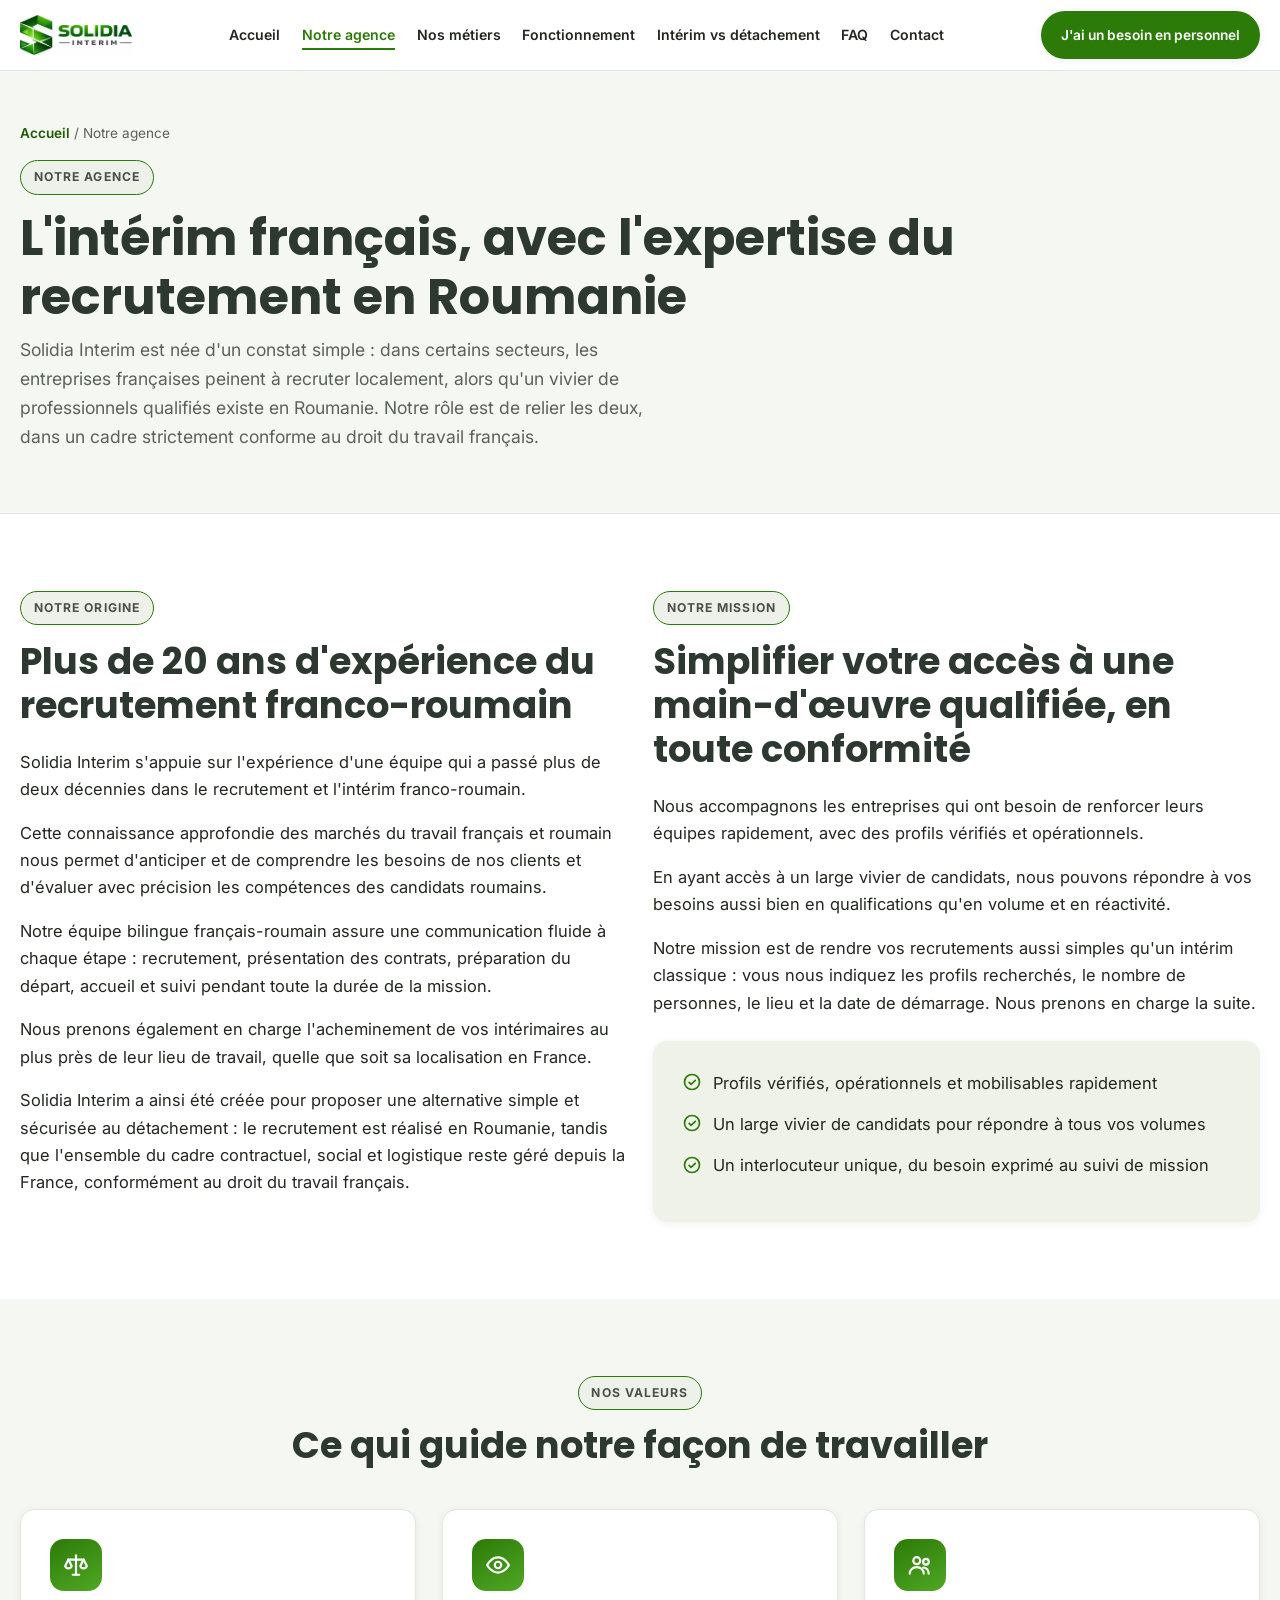
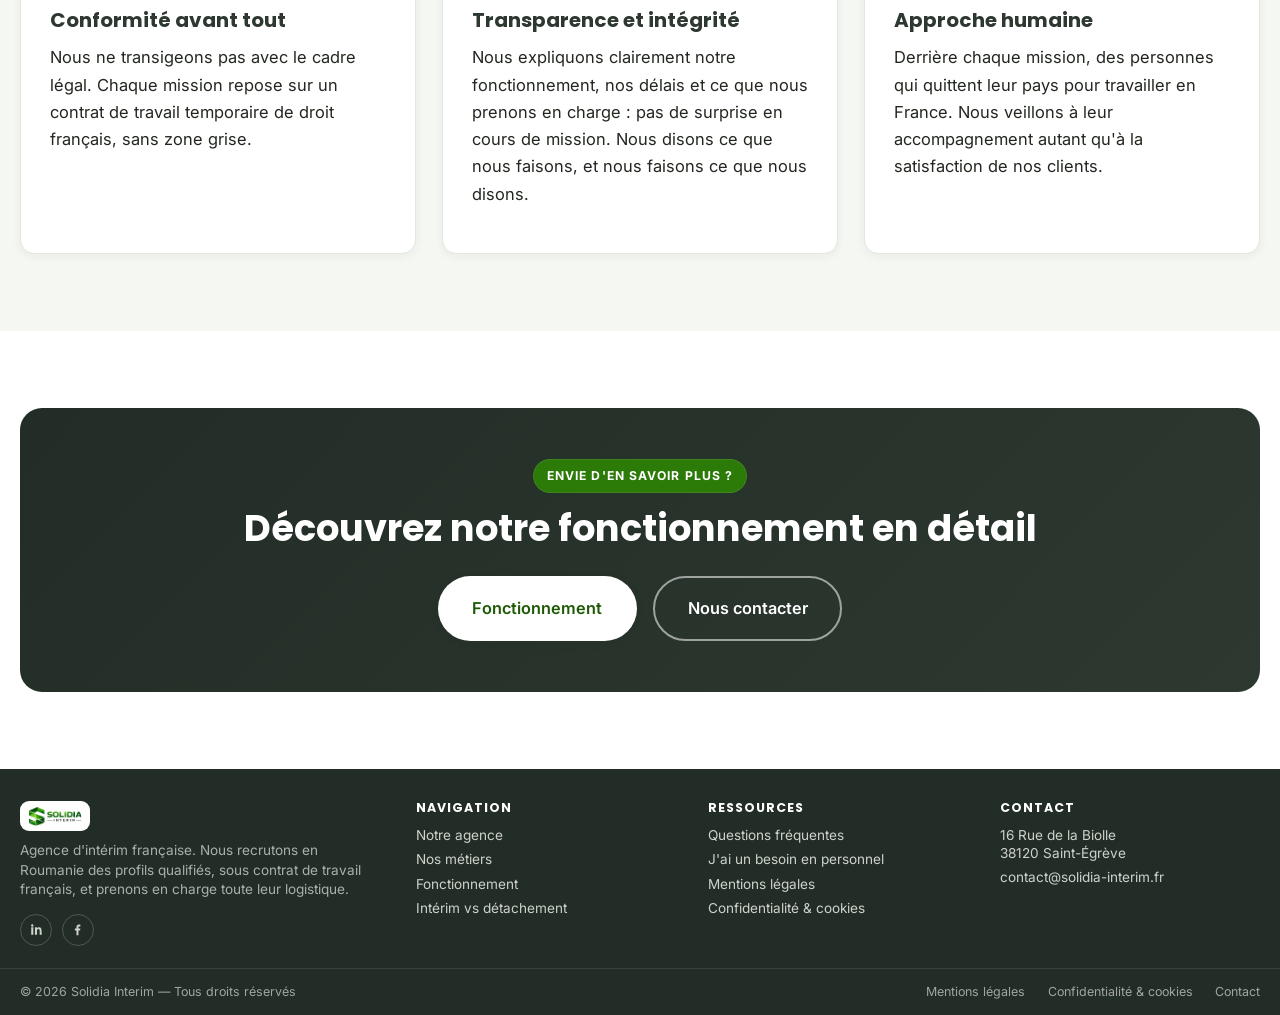
<file: qui-sommes-nous.html>
<!DOCTYPE html>
<html lang="fr">
<head>
<!-- Google tag (gtag.js) -->
<script async src="https://www.googletagmanager.com/gtag/js?id=G-4DT7WK8C0K"></script>
<script>
  window.dataLayer = window.dataLayer || [];
  function gtag(){dataLayer.push(arguments);}
  gtag('js', new Date());
  gtag('config', 'G-4DT7WK8C0K');
</script>
<meta charset="UTF-8">
<meta name="viewport" content="width=device-width, initial-scale=1.0">
<title>Notre agence | Solidia Interim</title>
<meta name="description" content="Solidia Interim recrute vos équipes en Roumanie et les intègre en France sous contrat 100% droit du travail français, avec 20 ans d'expérience du secteur.">
<link rel="canonical" href="https://www.solidia-interim.fr/qui-sommes-nous.html">
<meta name="robots" content="index, follow">
<meta name="author" content="Solidia Interim">
<link rel="icon" type="image/png" href="images/favicon-32.png" sizes="32x32">
<link rel="icon" type="image/png" href="images/favicon-512.png" sizes="512x512">
<link rel="apple-touch-icon" href="images/apple-touch-icon.png">
<meta property="og:type" content="website">
<meta property="og:site_name" content="Solidia Interim">
<meta property="og:title" content="Notre agence | Solidia Interim">
<meta property="og:description" content="Solidia Interim recrute vos équipes en Roumanie et les intègre en France sous contrat 100% droit du travail français, avec 20 ans d'expérience du secteur.">
<meta property="og:url" content="https://www.solidia-interim.fr/qui-sommes-nous.html">
<meta property="og:image" content="https://www.solidia-interim.fr/images/og-image.png">
<meta property="og:image:width" content="1200">
<meta property="og:image:height" content="630">
<meta name="twitter:image" content="https://www.solidia-interim.fr/images/og-image.png">
<meta property="og:locale" content="fr_FR">
<meta name="twitter:card" content="summary_large_image">
<meta name="twitter:title" content="Notre agence | Solidia Interim">
<meta name="twitter:description" content="Solidia Interim recrute vos équipes en Roumanie et les intègre en France sous contrat 100% droit du travail français, avec 20 ans d'expérience du secteur.">
<link rel="preconnect" href="https://fonts.googleapis.com">
<link rel="preconnect" href="https://fonts.gstatic.com" crossorigin>
<link href="https://fonts.googleapis.com/css2?family=Inter:wght@400;500;600;700&family=Poppins:wght@600;700&display=swap" rel="stylesheet">
<link rel="stylesheet" href="css/styles.css">

</head>
<body>
<a class="skip-link" href="#main">Aller au contenu</a>
<header class="site-header">
  <div class="container header-bar">
    <a href="index.html" class="brand" aria-label="Solidia Interim — accueil">
      <img src="images/logo.png" alt="Solidia Interim" width="180" height="64" style="height:40px;width:auto;flex:none;">
    </a>
    <nav class="main-nav" aria-label="Navigation principale">
      <ul style="display:flex; gap:1.35rem; align-items:center;">
        <li><a href="index.html">Accueil</a></li>
        <li><a href="qui-sommes-nous.html" class="active">Notre agence</a></li>
        <li><a href="nos-secteurs.html">Nos métiers</a></li>
        <li><a href="comment-ca-marche.html">Fonctionnement</a></li>
        <li><a href="interim-vs-detachement.html">Intérim vs détachement</a></li>
        <li><a href="faq.html">FAQ</a></li>
        <li><a href="contact.html">Contact</a></li>
      </ul>
    </nav>
    <div class="header-cta">
      <a class="btn btn-primary" href="contact.html">J'ai un besoin en personnel</a>
      <button class="nav-toggle" aria-label="Ouvrir le menu"><svg viewBox="0 0 24 24" fill="none" stroke="currentColor" stroke-width="2" stroke-linecap="round" stroke-linejoin="round"><path d="M3 6h18M3 12h18M3 18h18"/></svg></button>
    </div>
  </div>
</header>
<div class="mobile-nav" role="dialog" aria-modal="true">
  <div class="mobile-nav-head">
    <img src="images/logo.png" alt="Solidia Interim" style="height:34px;width:auto;background:#fff;padding:.4rem .6rem;border-radius:8px;">
    <button class="mobile-nav-close" aria-label="Fermer le menu" style="background:none;border:none;color:#fff;"><svg viewBox="0 0 24 24" fill="none" stroke="currentColor" stroke-width="2" stroke-linecap="round" stroke-linejoin="round"><path d="M18 6L6 18M6 6l12 12"/></svg></button>
  </div>
  <a href="index.html">Accueil</a>
      <a href="qui-sommes-nous.html">Notre agence</a>
      <a href="nos-secteurs.html">Nos métiers</a>
      <a href="comment-ca-marche.html">Fonctionnement</a>
      <a href="interim-vs-detachement.html">Intérim vs détachement</a>
      <a href="faq.html">FAQ</a>
      <a href="contact.html">Contact</a>
  <a class="btn btn-primary btn-block" href="contact.html">J'ai un besoin en personnel</a>
</div>
<main id="main">

<section class="page-hero">
  <div class="container">
    <div class="breadcrumb"><a href="index.html">Accueil</a> / Notre agence</div>
    <span class="kicker">Notre agence</span>
    <h1>L'intérim français, avec l'expertise du recrutement en Roumanie</h1>
    <p class="lead">Solidia Interim est née d'un constat simple&nbsp;: dans certains secteurs, les entreprises françaises peinent à recruter localement, alors qu'un vivier de professionnels qualifiés existe en Roumanie. Notre rôle est de relier les deux, dans un cadre strictement conforme au droit du travail français.</p>
  </div>
</section>

<section>
  <div class="container">
    <div class="grid grid-2" style="align-items:flex-start;">
      <div>
        <span class="kicker">Notre origine</span>
        <h2>Plus de 20 ans d'expérience du recrutement franco-roumain</h2>
        <p>Solidia Interim s'appuie sur l'expérience d'une équipe qui a passé plus de deux décennies dans le recrutement et l'intérim franco-roumain.</p>
        <p>Cette connaissance approfondie des marchés du travail français et roumain nous permet d'anticiper et de comprendre les besoins de nos clients et d'évaluer avec précision les compétences des candidats roumains.</p>
        <p>Notre équipe bilingue français-roumain assure une communication fluide à chaque étape&nbsp;: recrutement, présentation des contrats, préparation du départ, accueil et suivi pendant toute la durée de la mission.</p>
        <p>Nous prenons également en charge l'acheminement de vos intérimaires au plus près de leur lieu de travail, quelle que soit sa localisation en France.</p>
        <p>Solidia Interim a ainsi été créée pour proposer une alternative simple et sécurisée au détachement&nbsp;: le recrutement est réalisé en Roumanie, tandis que l'ensemble du cadre contractuel, social et logistique reste géré depuis la France, conformément au droit du travail français.</p>
      </div>
      <div>
        <span class="kicker">Notre mission</span>
        <h2>Simplifier votre accès à une main-d'œuvre qualifiée, en toute conformité</h2>
        <p>Nous accompagnons les entreprises qui ont besoin de renforcer leurs équipes rapidement, avec des profils vérifiés et opérationnels.</p>
        <p>En ayant accès à un large vivier de candidats, nous pouvons répondre à vos besoins aussi bien en qualifications qu'en volume et en réactivité.</p>
        <p>Notre mission est de rendre vos recrutements aussi simples qu'un intérim classique&nbsp;: vous nous indiquez les profils recherchés, le nombre de personnes, le lieu et la date de démarrage. Nous prenons en charge la suite.</p>
        <div class="card" style="background:var(--bg-light-2); border:none; margin-top:1.5rem;">
          <ul class="check-list mb-0">
            <li><svg viewBox="0 0 24 24" fill="none" stroke="currentColor" stroke-width="2" stroke-linecap="round" stroke-linejoin="round"><circle cx="12" cy="12" r="9"/><path d="M8.5 12.5l2.3 2.3L16 10"/></svg><span>Profils vérifiés, opérationnels et mobilisables rapidement</span></li>
            <li><svg viewBox="0 0 24 24" fill="none" stroke="currentColor" stroke-width="2" stroke-linecap="round" stroke-linejoin="round"><circle cx="12" cy="12" r="9"/><path d="M8.5 12.5l2.3 2.3L16 10"/></svg><span>Un large vivier de candidats pour répondre à tous vos volumes</span></li>
            <li><svg viewBox="0 0 24 24" fill="none" stroke="currentColor" stroke-width="2" stroke-linecap="round" stroke-linejoin="round"><circle cx="12" cy="12" r="9"/><path d="M8.5 12.5l2.3 2.3L16 10"/></svg><span>Un interlocuteur unique, du besoin exprimé au suivi de mission</span></li>
          </ul>
        </div>
      </div>
    </div>
  </div>
</section>

<section class="section-alt">
  <div class="container">
    <div class="section-head center">
      <span class="kicker">Nos valeurs</span>
      <h2>Ce qui guide notre façon de travailler</h2>
    </div>
    <div class="grid grid-3">
      <div class="card">
        <div class="icon-badge"><svg viewBox="0 0 24 24" fill="none" stroke="currentColor" stroke-width="2" stroke-linecap="round" stroke-linejoin="round"><path d="M12 3v18"/><path d="M5 7h14"/><path d="M5 7l-3 6a3.2 3.2 0 0 0 6 0z"/><path d="M19 7l-3 6a3.2 3.2 0 0 0 6 0z"/><path d="M9 21h6"/></svg></div>
        <h3>Conformité avant tout</h3>
        <p>Nous ne transigeons pas avec le cadre légal. Chaque mission repose sur un contrat de travail temporaire de droit français, sans zone grise.</p>
      </div>
      <div class="card">
        <div class="icon-badge"><svg viewBox="0 0 24 24" fill="none" stroke="currentColor" stroke-width="2" stroke-linecap="round" stroke-linejoin="round"><path d="M2 12s3.5-7 10-7 10 7 10 7-3.5 7-10 7-10-7-10-7z"/><circle cx="12" cy="12" r="3"/></svg></div>
        <h3>Transparence et intégrité</h3>
        <p>Nous expliquons clairement notre fonctionnement, nos délais et ce que nous prenons en charge&nbsp;: pas de surprise en cours de mission. Nous disons ce que nous faisons, et nous faisons ce que nous disons.</p>
      </div>
      <div class="card">
        <div class="icon-badge"><svg viewBox="0 0 24 24" fill="none" stroke="currentColor" stroke-width="2" stroke-linecap="round" stroke-linejoin="round"><circle cx="9" cy="8" r="3.2"/><path d="M2.5 20c0-3.6 2.9-6 6.5-6s6.5 2.4 6.5 6"/><circle cx="17.5" cy="9" r="2.6"/><path d="M15 14.3c2.9.4 5 2.5 5 5.7"/></svg></div>
        <h3>Approche humaine</h3>
        <p>Derrière chaque mission, des personnes qui quittent leur pays pour travailler en France. Nous veillons à leur accompagnement autant qu'à la satisfaction de nos clients.</p>
      </div>
    </div>
  </div>
</section>

<section>
  <div class="container">
    <div class="cta-band cta-band-dark">
      <span class="kicker">Envie d'en savoir plus&nbsp;?</span>
      <h2>Découvrez notre fonctionnement en détail</h2>
      <div class="actions">
        <a href="comment-ca-marche.html" class="btn btn-primary btn-lg">Fonctionnement</a>
        <a href="contact.html" class="btn btn-ghost btn-lg">Nous contacter</a>
      </div>
    </div>
  </div>
</section>

</main>
<footer class="site-footer">
  <div class="container footer-top">
    <div class="footer-brand">
      <img src="images/logo.png" alt="Solidia Interim">
      <p>Agence d'intérim française. Nous recrutons en Roumanie des profils qualifiés, sous contrat de travail français, et prenons en charge toute leur logistique.</p>
      <div class="footer-social">
        <a href="https://www.linkedin.com/company/solidia-interim/" aria-label="Solidia Interim sur LinkedIn" target="_blank" rel="noopener noreferrer"><svg viewBox="0 0 24 24" fill="currentColor"><path d="M6.94 8.5H3.56V20.4h3.38zM5.25 3.6a1.96 1.96 0 1 0 0 3.92 1.96 1.96 0 0 0 0-3.92zM20.44 20.4h-3.37v-5.86c0-1.4-.03-3.2-1.95-3.2-1.96 0-2.26 1.53-2.26 3.1v5.96H9.5V8.5h3.24v1.63h.05c.45-.85 1.56-1.75 3.2-1.75 3.42 0 4.05 2.25 4.05 5.18z"/></svg></a>
        <a href="https://www.facebook.com/profile.php?id=61594364774209" aria-label="Solidia Interim sur Facebook" target="_blank" rel="noopener noreferrer"><svg viewBox="0 0 24 24" fill="currentColor"><path d="M13.5 21v-7.6h2.6l.4-3h-3v-1.9c0-.87.24-1.46 1.5-1.46h1.6V4.3c-.28-.04-1.23-.12-2.34-.12-2.32 0-3.9 1.4-3.9 4V10.4H7.8v3h2.6V21z"/></svg></a>
      </div>
    </div>
    <div class="footer-col">
      <h4>Navigation</h4>
      <ul>
        <li><a href="qui-sommes-nous.html">Notre agence</a></li>
        <li><a href="nos-secteurs.html">Nos métiers</a></li>
        <li><a href="comment-ca-marche.html">Fonctionnement</a></li>
        <li><a href="interim-vs-detachement.html">Intérim vs détachement</a></li>
      </ul>
    </div>
    <div class="footer-col">
      <h4>Ressources</h4>
      <ul>
        <li><a href="faq.html">Questions fréquentes</a></li>
        <li><a href="contact.html">J'ai un besoin en personnel</a></li>
        <li><a href="mentions-legales.html">Mentions légales</a></li>
        <li><a href="confidentialite.html">Confidentialité &amp; cookies</a></li>
      </ul>
    </div>
    <div class="footer-col">
      <h4>Contact</h4>
      <ul>
        <li>16 Rue de la Biolle<br>38120 Saint-Égrève</li>
        <li><a href="mailto:contact@solidia-interim.fr">contact@solidia-interim.fr</a></li>
      </ul>
    </div>
  </div>
  <div class="container footer-bottom">
    <span>© <span class="current-year">2026</span> Solidia Interim — Tous droits réservés</span>
    <div class="footer-legal-links">
      <a href="mentions-legales.html">Mentions légales</a>
      <a href="confidentialite.html">Confidentialité &amp; cookies</a>
      <a href="contact.html">Contact</a>
    </div>
  </div>
</footer>
<script src="js/main.js"></script>
</body>
</html>
</file>
<file: css/styles.css>
/* =========================================================
   Solidia Interim — Design system
   Palette extraite du logo officiel (vert Solidia)
   ========================================================= */

:root{
  /* Couleurs de marque (issues du logo) */
  --brand-green:        #2C7A08;
  --brand-green-dark:   #1E5A05;
  --brand-green-light:  #4FA824;
  --brand-lime:         #9FCB2E;
  --brand-charcoal:     #2C3830;
  --brand-charcoal-2:   #232D27;
  --brand-gray:         #6C6C6C;

  /* Neutres */
  --text-main:   #22271F;
  --text-muted:  #5B6259;
  --text-invert: #F3F6EF;
  --bg-white:    #FFFFFF;
  --bg-light:    #F5F7F2;
  --bg-light-2:  #EEF2E9;
  --border-soft: #E1E7DA;

  /* Effets */
  --radius-sm: 8px;
  --radius-md: 14px;
  --radius-lg: 22px;
  --shadow-sm: 0 2px 10px rgba(34,39,31,.06);
  --shadow-md: 0 10px 30px rgba(34,39,31,.10);
  --shadow-lg: 0 20px 50px rgba(34,39,31,.16);

  --container: 1280px;
  --gap: clamp(1.25rem, 2vw, 2.5rem);

  --font-head: 'Poppins', 'Segoe UI', system-ui, sans-serif;
  --font-body: 'Inter', 'Segoe UI', system-ui, sans-serif;
}

*,*::before,*::after{ box-sizing:border-box; }
html{ scroll-behavior:smooth; }
html{ max-width:100%; overflow-x:hidden; }
body{ max-width:100%; }
body{
  margin:0;
  font-family:var(--font-body);
  color:var(--text-main);
  background:var(--bg-white);
  line-height:1.65;
  font-size:16.5px;
  -webkit-font-smoothing:antialiased;
}
img{ max-width:100%; display:block; }
svg{ width:1em; height:1em; flex:none; }
a{ color:inherit; text-decoration:none; }
ul{ margin:0; padding:0; list-style:none; }
h1,h2,h3,h4{
  font-family:var(--font-head);
  color:var(--brand-charcoal);
  line-height:1.2;
  margin:0 0 .6em;
  font-weight:700;
}
h1{ font-size:clamp(2.1rem, 4vw, 3.1rem); }
h2{ font-size:clamp(1.6rem, 3vw, 2.3rem); }
h3{ font-size:1.25rem; }
p{ margin:0 0 1em; }
.container{
  width:100%;
  max-width:var(--container);
  margin-inline:auto;
  padding-inline:1.25rem;
}
section{ padding:clamp(3rem, 6vw, 5.5rem) 0; }
.section-alt{ background:var(--bg-light); }
.section-dark{ background:var(--brand-charcoal-2); color:var(--text-invert); }
.section-dark h2, .section-dark h3{ color:#fff; }
.section-dark .lead{ color:rgba(243,246,239,.85); }

/* Eyebrow / kicker — rounded badge (not a dash-line eyebrow) */
.kicker{
  display:inline-flex;
  align-items:center;
  gap:.5em;
  background:#EEF0EA;
  color:#4B5048;
  border:1px solid var(--brand-green);
  padding:.5em 1.05em;
  border-radius:999px;
  font-size:.76rem;
  font-weight:700;
  letter-spacing:.09em;
  text-transform:uppercase;
  margin-bottom:1.1em;
}
.section-dark .kicker{ background:rgba(255,255,255,.12); color:var(--brand-lime); border-color:rgba(255,255,255,.22); }

.lead{ font-size:1.1rem; color:var(--text-muted); max-width:60ch; }
.section-head{ max-width:760px; margin-bottom:2.6rem; }
.section-head.center{ margin-inline:auto; text-align:center; }

/* Buttons */
.btn{
  display:inline-flex;
  align-items:center;
  justify-content:center;
  gap:.55em;
  padding:.9em 1.6em;
  border-radius:999px;
  font-weight:600;
  font-size:.98rem;
  border:2px solid transparent;
  cursor:pointer;
  transition:transform .15s ease, box-shadow .15s ease, background .15s ease, color .15s ease, border-color .15s ease;
  text-align:center;
  max-width:100%;
}
.btn-primary{
  background:var(--brand-green);
  color:#fff;
  box-shadow:var(--shadow-sm);
}
.btn-primary:hover{ background:var(--brand-green-dark); transform:translateY(-2px); box-shadow:var(--shadow-md); }
.btn-ghost{
  background:transparent;
  border-color:rgba(255,255,255,.55);
  color:inherit;
}
.btn-ghost:hover{ border-color:#fff; transform:translateY(-2px); }
.btn-outline{
  background:transparent;
  border-color:var(--brand-green);
  color:var(--brand-green);
}
.btn-outline:hover{ background:var(--brand-green); color:#fff; transform:translateY(-2px); }
.btn-lg{ padding:1.05em 2em; font-size:1.02rem; }
.btn-block{ width:100%; }

/* Header */
.site-header{
  position:sticky; top:0; z-index:100;
  background:rgba(255,255,255,.92);
  backdrop-filter:saturate(160%) blur(10px);
  border-bottom:1px solid var(--border-soft);
}
.header-bar{
  display:flex; align-items:center; justify-content:space-between;
  gap:1.5rem;
  padding-block:.7rem;
}
.brand{ display:flex; align-items:center; gap:.6rem; flex:none; }
.brand img{ height:42px; width:auto; flex:none; aspect-ratio:971/346; }
.main-nav{ display:flex; align-items:center; gap:1.35rem; }
.main-nav a{
  font-size:.88rem; font-weight:600; color:var(--text-main);
  position:relative; padding:.3rem 0; white-space:nowrap;
}
.main-nav a::after{
  content:""; position:absolute; left:0; bottom:-2px; height:2px; width:0;
  background:var(--brand-green); transition:width .2s ease;
}
.main-nav a:hover::after, .main-nav a.active::after{ width:100%; }
.main-nav a.active{ color:var(--brand-green); }
.header-cta{ display:flex; align-items:center; gap:1rem; }
.header-cta .btn-primary{ white-space:nowrap; font-size:.86rem; padding:.75em 1.3em; }
.phone-link{ display:flex; align-items:center; gap:.45em; font-weight:700; font-size:.95rem; }
.phone-link svg{ width:18px; height:18px; color:var(--brand-green); }
.nav-toggle{
  display:none; background:none; border:none; cursor:pointer; padding:.4rem;
}
.nav-toggle svg{ width:26px; height:26px; }

/* Hero — bandeau anthracite, coupe diagonale verte (itération 14) */
.hero{
  position:relative;
  overflow:hidden;
  color:#fff;
  background:linear-gradient(135deg, var(--brand-charcoal-2) 0%, var(--brand-charcoal) 60%, #1a231c 100%);
  padding-block:clamp(3.5rem,7vw,5.5rem);
}
.hero::after{
  content:"";
  position:absolute; right:-10%; bottom:-30%; width:70%; height:140%;
  background:
    linear-gradient(135deg, transparent 48%, rgba(159,203,46,.16) 49%, rgba(159,203,46,.16) 50.4%, transparent 51.4%),
    linear-gradient(135deg, transparent 54%, rgba(79,168,36,.5) 55%, rgba(79,168,36,.5) 56%, transparent 57%);
  pointer-events:none;
  z-index:0;
}
.hero-blob{ display:none; }
.hero .container{ position:relative; z-index:2; text-align:center; }
.hero .kicker{ background:rgba(255,255,255,.1); color:var(--brand-lime); border-color:rgba(255,255,255,.25); }
.hero h1{ color:#fff; margin-inline:auto; max-width:34ch; }
.hero h1 .accent{ color:var(--brand-lime); display:inline-block; margin-top:.3em; }
.hero .lead{ margin-inline:auto; text-align:center; font-size:1.15rem; max-width:56ch; color:rgba(243,246,239,.78); }
.hero-actions{ display:flex; flex-wrap:wrap; gap:1rem; margin-top:1.8rem; justify-content:center; }
.hero-float-card{
  position:relative; z-index:2;
  margin:3rem auto 0; max-width:840px;
  background:rgba(255,255,255,.06); -webkit-backdrop-filter:blur(6px); backdrop-filter:blur(6px); border:1px solid rgba(255,255,255,.14); border-radius:var(--radius-lg);
  padding:1.8rem 2rem;
  display:flex; justify-content:space-around; flex-wrap:wrap; gap:1.5rem;
  overflow:hidden; isolation:isolate;
}
.hero-float-card div{ text-align:center; }
.hero-float-card .icon-badge{ width:42px; height:42px; border-radius:12px; margin:0 auto .6rem; background:rgba(255,255,255,.12); color:var(--brand-lime); }
.hero-float-card .icon-badge svg{ width:22px; height:22px; }
.hero-float-card .num{ font-family:var(--font-head); font-weight:700; font-size:1.55rem; color:var(--brand-lime); }
.hero-float-card .lbl{ font-size:.82rem; color:rgba(243,246,239,.75); max-width:17ch; margin-inline:auto; }

/* Breadcrumb / page header (inner pages) — light, consistent with the hero */
.page-hero{
  background:var(--bg-light);
  border-bottom:1px solid var(--border-soft);
  padding-block:3.2rem 2.8rem;
}
.page-hero h1{ color:var(--brand-charcoal); margin-bottom:.5rem; }
.breadcrumb{ font-size:.85rem; color:var(--text-muted); margin-bottom:1rem; }
.breadcrumb a{ color:var(--brand-green-dark); font-weight:600; }
.breadcrumb a:hover{ text-decoration:underline; }

/* Grids & cards */
.grid{ display:grid; gap:var(--gap); }
.grid-2{ grid-template-columns:repeat(2,minmax(0,1fr)); }
.grid-3{ grid-template-columns:repeat(3,minmax(0,1fr)); }
.grid-4{ grid-template-columns:repeat(4,minmax(0,1fr)); }

.card{
  background:#fff;
  border:1px solid var(--border-soft);
  border-radius:var(--radius-md);
  padding:1.8rem;
  box-shadow:var(--shadow-sm);
  transition:transform .18s ease, box-shadow .18s ease;
}
.card:hover{ transform:translateY(-4px); box-shadow:var(--shadow-md); }
.icon-badge{
  width:52px; height:52px; border-radius:14px;
  display:flex; align-items:center; justify-content:center;
  background:linear-gradient(150deg, var(--brand-green), var(--brand-green-light));
  color:#fff; margin-bottom:1.1rem;
  flex:none;
}
.icon-badge svg{ width:26px; height:26px; }
.icon-badge.alt{ background:linear-gradient(150deg,#3b4a3f,var(--brand-charcoal)); }

.card-row{ display:flex; gap:1rem; align-items:flex-start; }
.card-row .icon-badge{ margin-bottom:0; }

/* Steps */
.steps{ counter-reset:step; }
.step{ position:relative; padding-left:3.4rem; margin-bottom:2.1rem; }
.step:last-child{ margin-bottom:0; }
.step::before{
  counter-increment:step; content:counter(step,decimal-leading-zero);
  position:absolute; left:0; top:0; z-index:1;
  width:2.5rem; height:2.5rem; border-radius:50%;
  background:var(--brand-green); color:#fff;
  display:flex; align-items:center; justify-content:center;
  font-family:var(--font-head); font-weight:700; font-size:.9rem;
}
.step::after{
  content:"";
  position:absolute; left:calc(1.25rem - 1px); top:2.5rem;
  width:2px; height:calc(100% - 2.5rem + 2.1rem);
  background:rgba(44,122,8,.28);
}
.step:last-child::after{ display:none; }

/* Guarantee list */
.check-list li{
  display:flex; gap:.7em; align-items:flex-start; margin-bottom:.85em;
}
.check-list svg{ width:20px; height:20px; color:var(--brand-green); flex:none; margin-top:.15em; }

/* Comparison table */
.table-scroll{ overflow-x:auto; -webkit-overflow-scrolling:touch; border-radius:var(--radius-md); }
.compare{ width:100%; min-width:600px; border-collapse:separate; border-spacing:0; overflow:hidden; border-radius:var(--radius-md); border:1px solid var(--border-soft); }
.compare th, .compare td{ padding:.9rem 1.1rem; text-align:left; font-size:.95rem; border-bottom:1px solid var(--border-soft); vertical-align:top; }
.compare thead th{ background:var(--brand-charcoal-2); color:#fff; font-family:var(--font-head); }
.compare tbody tr:last-child td{ border-bottom:none; }
.compare tbody tr:nth-child(even){ background:var(--bg-light); }
.compare td.ok{ color:var(--brand-green-dark); font-weight:700; }
.compare td.risk{ color:#9A3B12; font-weight:700; }
.compare .col-head{ font-weight:700; }

/* Stat band */
.stat-band{
  display:grid; grid-template-columns:repeat(4,minmax(0,1fr)); gap:1.5rem;
  background:var(--bg-light-2); border-radius:var(--radius-lg); padding:2.2rem;
}
.stat-band .num{ font-family:var(--font-head); font-size:2rem; font-weight:700; color:var(--brand-green-dark); }
.stat-band .lbl{ font-size:.85rem; color:var(--text-muted); }

/* Coverage infographic */
.coverage-grid{
  display:grid; grid-template-columns:minmax(0,260px) minmax(0,1fr);
  gap:clamp(2rem,4vw,3.5rem); align-items:center; margin-top:2.5rem;
  background:var(--bg-light-2); border-radius:var(--radius-lg); padding:clamp(1.8rem,3vw,3rem);
}
.coverage-map-wrap{ display:flex; flex-direction:column; align-items:center; gap:1.3rem; }
.coverage-map{ position:relative; width:100%; max-width:220px; aspect-ratio:1/1; display:flex; align-items:center; justify-content:center; }
.coverage-map .dot{
  position:absolute; border-radius:50%; background:var(--brand-green-light);
  animation:coverageBlink var(--dur,4s) ease-in-out infinite;
  animation-delay:var(--delay,0s);
}
@keyframes coverageBlink{
  0%, 100%{ opacity:.18; transform:scale(.8); }
  50%{ opacity:.62; transform:scale(1); }
}
@media (prefers-reduced-motion: reduce){
  .coverage-map .dot{ animation:none; opacity:.4; }
}
.coverage-pin{
  position:relative; z-index:2; width:58px; height:58px; border-radius:50%;
  background:var(--brand-green-dark); color:#fff;
  display:flex; align-items:center; justify-content:center; box-shadow:var(--shadow-lg);
}
.coverage-pin svg{ width:26px; height:26px; }
.coverage-tag{
  background:#fff; border:1px solid var(--border-soft); border-radius:999px;
  padding:.5em 1.2em; font-size:.8rem; font-weight:700; color:var(--brand-green-dark);
  box-shadow:var(--shadow-sm); text-align:center;
}
.coverage-list{ display:flex; flex-direction:column; gap:1.5rem; }
.coverage-item{ display:flex; gap:1.1rem; align-items:center; }
.coverage-item .icon-badge{ margin-bottom:0; width:46px; height:46px; border-radius:12px; }
.coverage-item .icon-badge svg{ width:22px; height:22px; }
.coverage-item h4{ font-family:var(--font-head); font-size:1.02rem; margin:0 0 .3rem; color:var(--brand-charcoal); }
.coverage-item p{ margin:0; color:var(--text-muted); font-size:.92rem; }
@media (max-width:760px){
  .coverage-grid{ grid-template-columns:minmax(0,1fr); }
}

/* Logos strip */
.logo-strip{ display:flex; flex-wrap:wrap; gap:2.2rem; align-items:center; justify-content:center; opacity:.85; }
.logo-strip span{
  font-family:var(--font-head); font-weight:700; letter-spacing:.03em; color:var(--text-muted);
  border:1px solid var(--border-soft); padding:.6rem 1.1rem; border-radius:8px; background:#fff;
}

/* CTA band */
.cta-band{
  background:linear-gradient(135deg, var(--brand-green-dark), var(--brand-green));
  color:#fff; border-radius:var(--radius-lg);
  padding:clamp(2rem,4vw,3.2rem); text-align:center;
}
.cta-band h2{ color:#fff; margin-bottom:.5rem; }
.cta-band .lead{ color:rgba(255,255,255,.9); margin-inline:auto; }
.cta-band .btn-primary{ background:#fff; color:var(--brand-green-dark); }
.cta-band .btn-primary:hover{ background:var(--brand-charcoal-2); color:#fff; }
.cta-band .actions{ display:flex; gap:1rem; justify-content:center; flex-wrap:wrap; margin-top:1.6rem; }
.cta-band .kicker{ background:var(--brand-charcoal-2); color:#fff; border-color:rgba(255,255,255,.08); }

/* CTA band — variante anthracite (alternance visuelle avec la variante verte par défaut) */
.cta-band-dark{ background:linear-gradient(135deg, var(--brand-charcoal-2), var(--brand-charcoal)); }
.cta-band-dark .kicker{ background:var(--brand-green); border-color:rgba(255,255,255,.08); }

/* FAQ accordion */
.faq-item{ border-bottom:1px solid var(--border-soft); }
.faq-item summary{
  cursor:pointer; list-style:none; padding:1.15rem 0; font-weight:700;
  display:flex; align-items:center; justify-content:space-between; gap:1rem;
  font-family:var(--font-head); color:var(--brand-charcoal);
}
.faq-item summary::-webkit-details-marker{ display:none; }
.faq-item summary::after{
  content:"+"; font-size:1.4rem; color:var(--brand-green); flex:none; font-weight:400;
  transition:transform .2s ease;
}
.faq-item[open] summary::after{ transform:rotate(45deg); }
.faq-item p{ padding-bottom:1.2rem; color:var(--text-muted); max-width:70ch; }

/* Forms */
.form-card{ background:#fff; border:1px solid var(--border-soft); border-radius:var(--radius-lg); padding:2rem; box-shadow:var(--shadow-md); }
.form-row{ display:grid; grid-template-columns:minmax(0,1fr) minmax(0,1fr); gap:1rem; }
.field{ margin-bottom:1.1rem; }
.field label{ display:block; font-size:.85rem; font-weight:700; margin-bottom:.4em; color:var(--brand-charcoal); }
.field input, .field select, .field textarea{
  width:100%; padding:.75em .9em; border-radius:var(--radius-sm);
  border:1.5px solid var(--border-soft); font-family:var(--font-body); font-size:.97rem;
  background:var(--bg-light); color:var(--text-main);
}
.field input:focus, .field select:focus, .field textarea:focus{
  outline:none; border-color:var(--brand-green); background:#fff;
}
.field-check{ display:flex; gap:.6em; align-items:flex-start; font-size:.85rem; color:var(--text-muted); }
.field-check input{ width:auto; margin-top:.25em; }
.form-note{ font-size:.8rem; color:var(--text-muted); margin-top:.6rem; }

/* Contact info list */
.contact-list li{ display:flex; gap:.9rem; align-items:center; margin-bottom:1.3rem; }
.contact-list .icon-badge{ width:44px; height:44px; border-radius:12px; }
.contact-list .icon-badge svg{ width:20px; height:20px; }
.contact-list strong{ display:block; font-family:var(--font-head); color:var(--brand-charcoal); }

/* Map placeholder */
.map-frame{ border-radius:var(--radius-md); overflow:hidden; border:1px solid var(--border-soft); margin-top:.4rem; }
.map-frame iframe{ width:100%; height:320px; border:0; display:block; }

/* Footer */
.site-footer{ background:var(--brand-charcoal-2); color:rgba(243,246,239,.82); }
.footer-top{ padding-block:2rem 1.4rem; display:grid; grid-template-columns:minmax(0,1.4fr) minmax(0,1fr) minmax(0,1fr) minmax(0,1fr); gap:2rem; }
.footer-brand{ text-align:left; }
.footer-brand img{ height:30px; margin:0 0 .6rem; background:#fff; padding:.35rem .55rem; border-radius:9px; }
.footer-brand p{ color:rgba(243,246,239,.65); font-size:.85rem; line-height:1.45; text-align:left; }
.footer-col h4{ color:#fff; font-size:.78rem; letter-spacing:.08em; text-transform:uppercase; margin-bottom:.7rem; }
.footer-col li{ margin-bottom:.4rem; font-size:.85rem; line-height:1.3; }
.footer-col a:hover{ color:var(--brand-lime); }
.footer-social{ display:flex; gap:.6rem; margin-top:.6rem; justify-content:flex-start; }
.footer-social a{
  width:32px; height:32px; border-radius:50%; border:1px solid rgba(255,255,255,.2);
  display:flex; align-items:center; justify-content:center;
}
.footer-social a:hover{ background:var(--brand-green); border-color:var(--brand-green); }
.footer-social svg{ width:15px; height:15px; }
.footer-bottom{
  border-top:1px solid rgba(255,255,255,.1); padding-block:.8rem;
  display:flex; justify-content:space-between; gap:1rem; flex-wrap:wrap;
  font-size:.78rem; color:rgba(243,246,239,.6);
}
.footer-bottom a:hover{ color:#fff; }
.footer-legal-links{ display:flex; gap:1.4rem; flex-wrap:wrap; }

/* Utility */
.text-center{ text-align:center; }
.mt-0{ margin-top:0; }
.mb-0{ margin-bottom:0; }
.tag{
  display:inline-block; background:var(--bg-light-2); color:var(--brand-green-dark);
  font-size:.78rem; font-weight:700; padding:.35em .8em; border-radius:999px; margin:0 .4em .4em 0;
}
.divider{ height:1px; background:var(--border-soft); border:none; margin:2.5rem 0; }
.skip-link{
  position:absolute; left:-999px; top:0; background:var(--brand-green); color:#fff;
  padding:.7em 1.2em; z-index:1000; border-radius:0 0 8px 0;
}
.skip-link:focus{ left:0; }

/* Legal pages */
.legal-content h2{ margin-top:2rem; font-size:1.3rem; }
.legal-content h3{ margin-top:1.3rem; font-size:1.05rem; }
.legal-content p, .legal-content li{ color:var(--text-muted); }
.legal-content ul{ padding-left:1.2rem; list-style:disc; margin-bottom:1em; }
.legal-content li{ margin-bottom:.4em; }

/* Responsive */
@media (max-width: 1180px){
  .main-nav, .header-cta .phone-link, .header-cta .btn-primary{ display:none; }
  .nav-toggle{ display:flex; }
  .header-bar{ gap:.75rem; }
}
@media (max-width: 980px){
  .grid-4{ grid-template-columns:repeat(2,minmax(0,1fr)); }
  .grid-3{ grid-template-columns:repeat(2,minmax(0,1fr)); }
  .hero .container{ grid-template-columns:minmax(0,1fr); }
  .hero-visual{ order:-1; }
  .footer-top{ grid-template-columns:minmax(0,1fr) minmax(0,1fr); }
  .stat-band{ grid-template-columns:repeat(2,minmax(0,1fr)); }
}
@media (max-width: 760px){
  .grid-2, .grid-3, .grid-4{ grid-template-columns:minmax(0,1fr); }
  .form-row{ grid-template-columns:minmax(0,1fr); }
  .footer-top{ grid-template-columns:minmax(0,1fr) minmax(0,1fr); padding-block:2.5rem 1.5rem; }
  .compare{ font-size:.85rem; }
  .hero-stats{ grid-template-columns:minmax(0,1fr) minmax(0,1fr); }
}

/* Mobile nav drawer */
.mobile-nav{
  display:none;
  position:fixed; inset:0; background:var(--brand-charcoal-2); color:#fff;
  z-index:200; padding:1.5rem; flex-direction:column;
}
.mobile-nav.open{ display:flex; }
.mobile-nav-head{ display:flex; justify-content:space-between; align-items:center; margin-bottom:2rem; }
.mobile-nav a{ display:block; padding:.9rem 0; font-size:1.15rem; font-weight:600; border-bottom:1px solid rgba(255,255,255,.1); }
.mobile-nav .btn{ margin-top:1.5rem; }
</file>
